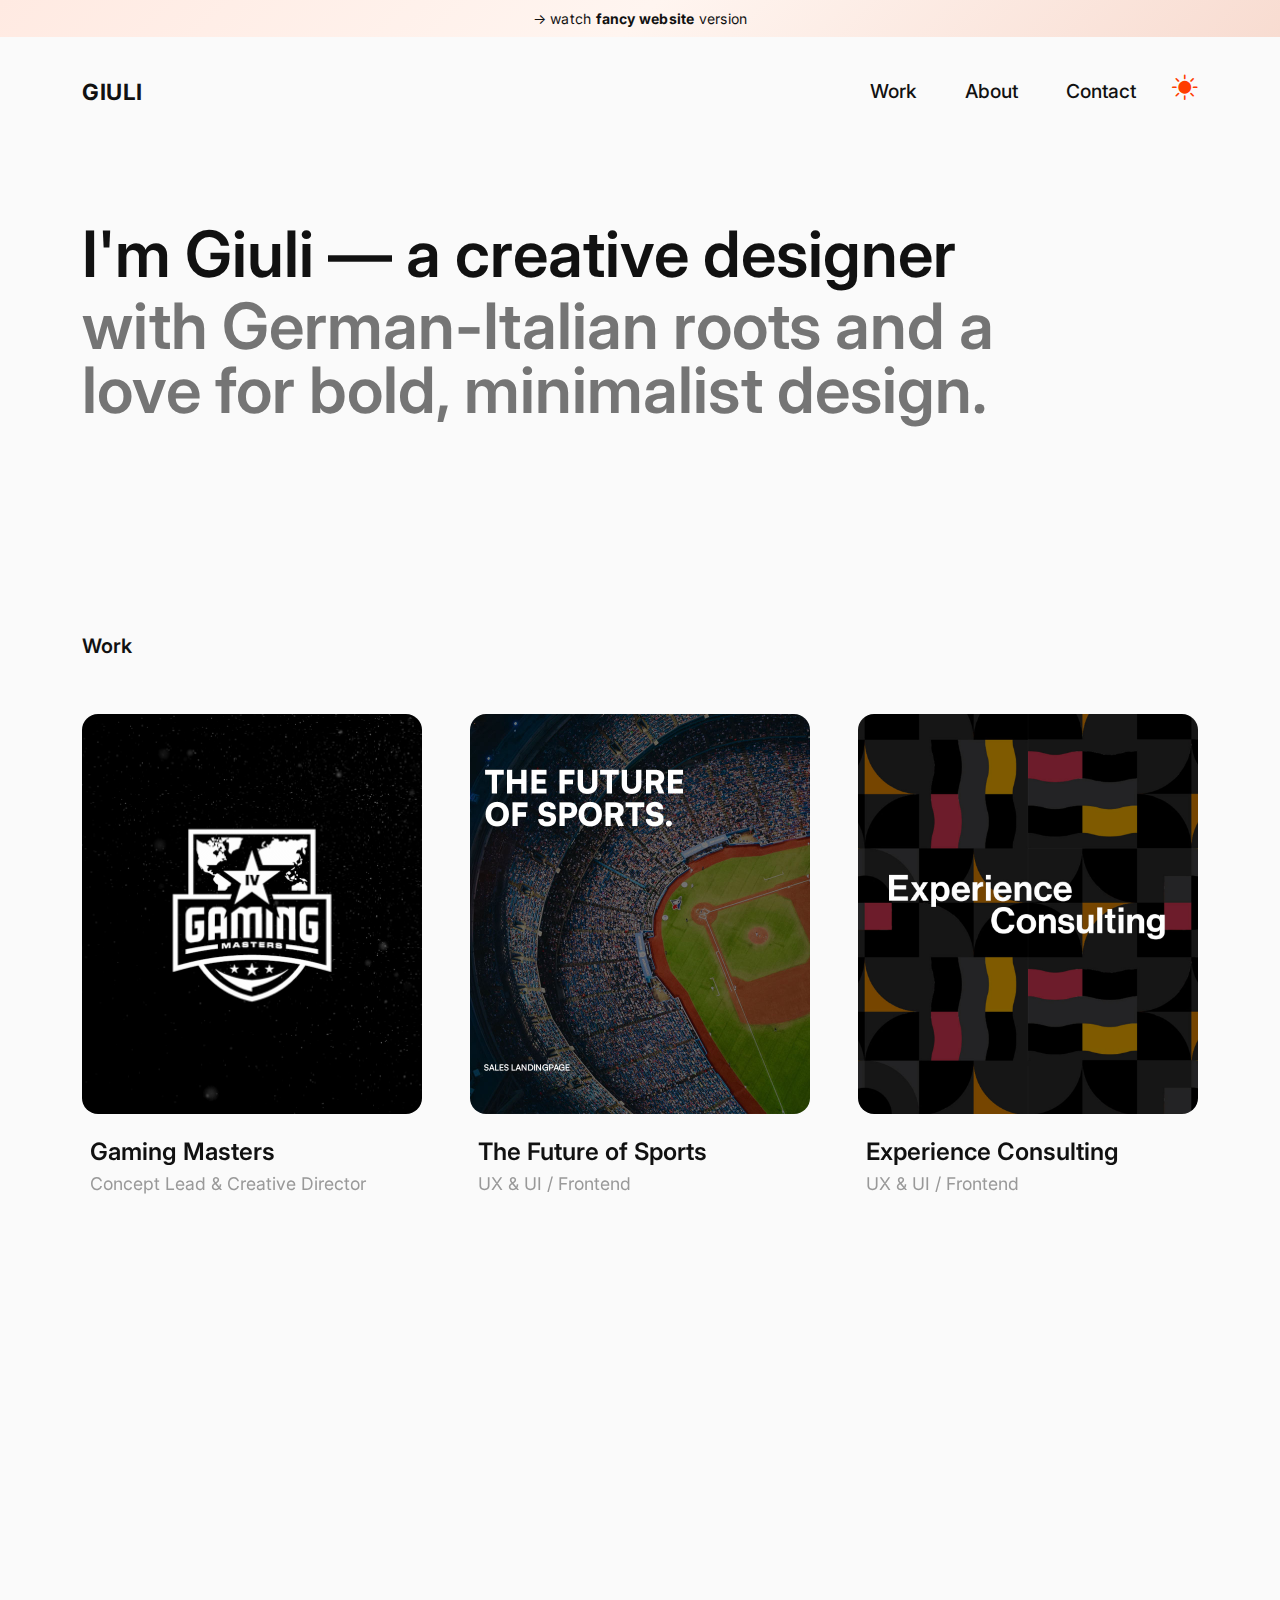
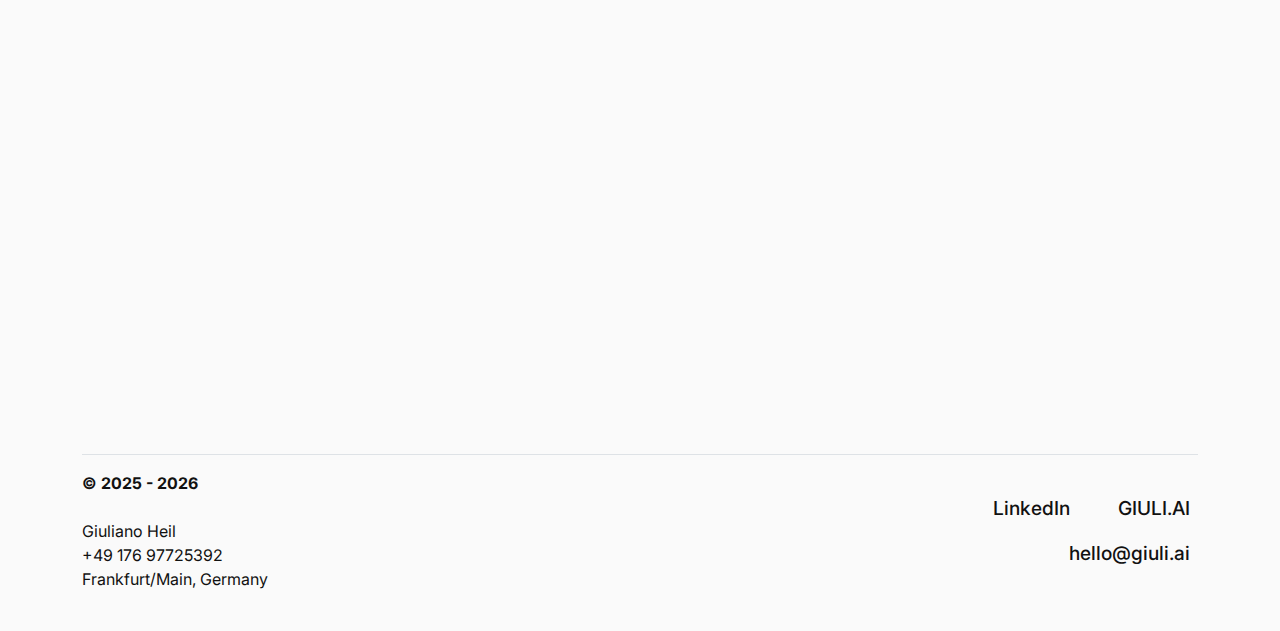
<file: index.html>
<!DOCTYPE html>
<html lang="de">

<head>
  <meta charset="UTF-8">
  <meta name="robots" content="noindex, nofollow" />
  <meta name="viewport" content="width=device-width, initial-scale=1.0">
  <title>Giuli - A Creative Designer</title>
  <link href="https://cdn.jsdelivr.net/npm/bootstrap@5.3.2/dist/css/bootstrap.min.css" rel="stylesheet">
  <link href="https://fonts.googleapis.com/css2?family=Inter:wght@400;500;700&display=swap" rel="stylesheet">
  <link href="https://cdn.prod.website-files.com/686d5d2f89682cf0cb15f397/687e06ee43544a4aae4becd9_favicon.png"
    rel="shortcut icon" type="image/x-icon" />
  <!-- Bootstrap Icons -->
  <link rel="stylesheet" href="https://cdn.jsdelivr.net/npm/bootstrap-icons@1.11.1/font/bootstrap-icons.css" />
  <link href="https://unpkg.com/aos@2.3.1/dist/aos.css" rel="stylesheet">
  <link href="css/style.css" rel="stylesheet">
</head>

<body>

  <div class="container-fluid no-padding noshow">
    <header class="d-flex justify-content-center py-2 fancy">
      <ul class="nav nav-pills">
        <a href="https://www.giuli.ai" target="_blank" class="headlink">
          <small><span class="arrow">→</span> watch <strong>fancy website</strong> version</small>
        </a>
      </ul>
    </header>
  </div>

  <!-- Navigation -->
  <nav class="navbar navbar-expand-lg">
    <div class="container">
      <a class="navbar-brand" href="#">GIULI</a>
      <span class="nav-item mobile">
        <a href="#" class="theme-toggle" id="theme-toggle"><i class="bi bi-sun-fill"></i></a>
      </span>
      <div class="collapse navbar-collapse justify-content-end noshow" id="navbarNav">
        <ul class="navbar-nav">
          <li class="nav-item">
            <a class="nav-link" href="#work">Work</a>
          </li>
          <li class="nav-item">
            <a class="nav-link" href="#about">About</a>
          </li>
          <li class="nav-item">
            <a class="nav-link" href="#contact">Contact</a>
          </li>
          <li class="nav-item">
            <a href="#" class="theme-toggle" id="theme-toggle-mobile"><i class="bi bi-sun-fill"></i></a>
          </li>
        </ul>
      </div>
    </div>
  </nav>

  <!-- Hero Section -->
  <section class="hero-section mb-8">
    <div class="container">
      <div class="row">
        <div class="col-md-10 col-sm-12">
          <h1 class="display-3 hl1">I'm Giuli — a creative designer</h1>
          <h1 class="display-3 hl2">with German-Italian roots and a love for bold, minimalist design.</h1>
        </div>
      </div>
    </div>
  </section>

  <!-- Featured Work Section -->
  <section class="featured-work mb-10" id="work">
    <div class="container">
      <div class="row mb-5">
        <div class="col-12">
          <h5 class="section-title">Work</h5>
        </div>
      </div>

      <div class="row g-5">
        <div class="col-md-4 col-sm-12" data-aos="fade-up" data-aos-duration="400">
          <a href="gaming-masters.html">
            <div class="project-card mb-4">
              <div class="project-image"
                style="background-image: url('images/1.gif'); background-size: cover; background-position: center;">
              </div>
              <div class="project-info">
                <h4 class="project-title">Gaming Masters</h4>
                <p class="project-category">Concept Lead &amp; Creative Director</p>
              </div>
            </div>
          </a>
        </div>

        <div class="col-md-4 col-sm-12" data-aos="fade-up" data-aos-duration="800">
          <a href="the-future-of-sports.html">
            <div class="project-card mb-4">
              <div class="project-image"
                style="background-image: url('images/2.jpg'); background-size: cover; background-position: center;">
              </div>
              <div class="project-info">
                <h4 class="project-title">The Future of Sports</h4>
                <p class="project-category">UX &amp; UI / Frontend</p>
              </div>
            </div>
          </a>
        </div>

        <div class="col-md-4 col-sm-12" data-aos="fade-up" data-aos-duration="800">
          <a href="experience-consulting.html">
            <div class="project-card mb-4">
              <div class="project-image"
                style="background-image: url('images/3.jpg'); background-size: cover; background-position: center;">
              </div>
              <div class="project-info">
                <h4 class="project-title">Experience Consulting</h4>
                <p class="project-category">UX &amp; UI / Frontend</p>
              </div>
            </div>
          </a>
        </div>

        <div class="col-md-4 col-sm-12" data-aos="fade-up" data-aos-duration="400">
          <a href="omniturm.html">
            <div class="project-card mb-4">
              <div class="project-image"
                style="background-image: url('images/4.jpg'); background-size: cover; background-position: center;">
              </div>
              <div class="project-info">
                <h4 class="project-title">Omniturm Opening</h4>
                <p class="project-category">Creative Direction / Concept &amp; Design</p>
              </div>
            </div>
          </a>
        </div>

        <div class="col-md-4 col-sm-12" data-aos="fade-up" data-aos-duration="600">
          <a href="hirsch.html">
            <div class="project-card mb-4">
              <div class="project-image"
                style="background-image: url('images/5.jpg'); background-size: cover; background-position: center;">
              </div>
              <div class="project-info">
                <h4 class="project-title">Hirsch 1734</h4>
                <p class="project-category">Design / UX &amp; UI</p>
              </div>
            </div>
          </a>
        </div>

        <div class="col-md-4 col-sm-12" data-aos="fade-up" data-aos-duration="800">
          <a href="merck350.html">
            <div class="project-card mb-4">
              <div class="project-image"
                style="background-image: url('images/6.webp'); background-size: cover; background-position: center;">
              </div>
              <div class="project-info">
                <h4 class="project-title">Merck 350</h4>
                <p class="project-category">Concept / Art &amp; Creative Direction</p>
              </div>
            </div>
          </a>
        </div>

        <div class="col-md-4 col-sm-12" data-aos="fade-up" data-aos-duration="400">
          <a href="hall-of-fame.html">
            <div class="project-card mb-4">
              <div class="project-image"
                style="background-image: url('images/7.jpg'); background-size: cover; background-position: center;">
              </div>
              <div class="project-info">
                <h4 class="project-title">Hall of Fame</h4>
                <p class="project-category">Concept / Art &amp; Creative Direction</p>
              </div>
            </div>
          </a>
        </div>

        <div class="col-md-4 col-sm-12" data-aos="fade-up" data-aos-duration="600">
          <a href="nintendo-switch.html">
            <div class="project-card mb-4">
              <div class="project-image"
                style="background-image: url('images/8.jpg'); background-size: cover; background-position: center;">
              </div>
              <div class="project-info">
                <h4 class="project-title">Nintendo Switch</h4>
                <p class="project-category">Concept &amp; Design</p>
              </div>
            </div>
          </a>
        </div>

        <div class="col-md-4 col-sm-12" data-aos="fade-up" data-aos-duration="800">
          <a href="videos.html">
            <div class="project-card mb-4">
              <div class="project-image"
                style="background-image: url('images/9.jpg'); background-size: cover; background-position: center;">
              </div>
              <div class="project-info">
                <h4 class="project-title">Video Projects</h4>
                <p class="project-category">Concept &amp; Design</p>
              </div>
            </div>
          </a>
        </div>
      </div>


    </div>
  </section>


  <!-- About me -->
  <section class="about-me mb-10" id="about" data-aos="fade" data-aos-duration="800">
    <div class="container">
      <div class="row">
        <div class="col-md-6 col-sm-12">
          <img src="images/GH-web_thumb_round.png" alt="Profilbild" class="profile-pic">
        </div>
        <div class="col-md-6 col-sm-12">
          <h3 class="textstyle" style="margin-bottom: 1em;">I’m Giuliano Heil, born and based in Frankfurt with
            German and Italian roots.</h3>
          <h5 class="textstyle">
            I’ve spent the past eighteen years shaping brands and leading creative
            work, both in agencies and in-house. From Art &amp; Creative Director to
            my current managing position at PwC Germany, where I lead the digital
            proposal design team.<br><br>
            <strong>What I love most about my work is combining strategy and creativity to create ideas that really connect with people.</strong>
            <br><br><br>
            <a href="https://www.linkedin.com/in/giuliano-heil/" target="_blank" class="link">
              <h4><span class="arrow">→</span> LinkedIn</h4>
            </a>
          </h5>
        </div>
      </div>
    </div>
  </section>

  <!-- Clients -->
  <section class="clients mb-10" data-aos="fade" data-aos-duration="800">
    <div class="container">
      <div class="row">
        <div class="col-md-6 col-sm-12">
          <h2 class="hl3 mb-5">Clients</h2>
        </div>
        <div class="col-md-6 col-sm-12">
          <h4 class="textstyle">Adidas, Alfa Romeo, Allen &amp; Overy, Audi AG, Bayer, BASF, BMW Group, Boehringer
            Ingelheim, Bosch, Bridgestone, BUWOG Group, Clifford Chance LLP, DHL, Fiat (FCA Group), Fraport AG, Gerry
            Weber, Groß &amp; Partner, Grundig, Jones Lang LaSalle, KfW Bankengruppe, Linde Material Handling, Lufthansa
            Group, Mazda Motors, Merck, Mercedes-Benz, Munich RE, Nintendo, OBI, Olympus, Outfitter, Peugeot, PwC,
            Roland Berger, SAP, Sofitel Hotels, Stadt Frankfurt am Main, Siemens, Telekom AG, Tishman Speyer, Triumph
            International, Tupperware, Union Investment, Viessmann, Vietnam Airlines, Volkswagen, Würth, Zalando, etc.
          </h4>
        </div>
      </div>
    </div>
  </section>

  <!-- Experience -->
  <section class="Experience mb-10" data-aos="fade" data-aos-duration="800">
    <div class="container">
      <div class="row">
        <div class="col-md-6 col-sm-12 mb-5">
          <h2 class="hl3">Experience</h2>
          <h5 class="textstyle">Creative &amp; Art Director<br>
            Visual Designer<br>
            UX &amp; UI Expert<br>
            Motion &amp; Interaction Design<br>
            GenAI<br><br></h5>
        </div>
        <div class="col-md-6 col-sm-12">
          <div class="experience-item">
            <h4 class="hl6">PwC Germany</h4>
            <h4>Manager / Creative</h4>
            <h4 class="hl4">Oct 2018 – today</h4>
          </div>

          <div class="experience-item">
            <h4 class="hl6">
              Creative Director | Asia-Pacific</h4>
            <h4>China, Indonesien, Singapur, Malaysia, Vietnam</h4>
            <h4 class="hl4">Jan 2018 – Oct 2018</h4>
          </div>

          <div class="experience-item">
            <h4 class="hl6">Jazzunique</h4>
            <h4>Head of Digital Design</h4>
            <h4 class="hl4">Jan 2017 – Dec 2017</h4>
          </div>
          <div class="experience-item">

            <a href="https://cdn.prod.website-files.com/686d5d2f89682cf0cb15f397/6909fcf585207889006ab674_Giuliano.Heil_Vita.pdf"
              target="_blank" class="link">
              <h4><span class="arrow">→</span> Download CV</h4>
            </a>
          </div>

        </div>
      </div>
    </div>
  </section>

  <!-- Skills -->
  <section class="skills mb-10" data-aos="fade" data-aos-duration="800">
    <div class="container">
      <div class="row">
        <div class="col-md-6 col-sm-12 mb-5">
          <h2 class="hl3">Skills</h2>

        </div>
        <div class="col-md-6 col-sm-12">
          <h4>
            Figma<br>
            Adobe Photoshop<br>
            Adobe Illustrator<br>
            Adobe InDesign<br>
            Adobe Premiere Pro<br>
            Adobe After Effects<br>
            Adobe CC<br>
            Microsoft Office<br><br>
            HTML &amp; CSS<br>
            Javascript<br>
            Bootstrap<br>
            Visual Studio Code<br>
            Loveable<br>
            Cursor AI<br>
            Framer<br>
            Webflow<br>
            Wordpress<br><br>
            ChatGPT<br>
            Midjourney<br>
            Gemeni AI &amp; Nano Banana<br>
            Adobe Firefly<br>
            Claude (Anthropic)<br><br>
            deutsch, english, español, italiano</h4>
        </div>
      </div>
    </div>
  </section>

  <!-- Awards -->
  <section class="skills mb-10" data-aos="fade" data-aos-duration="800">
    <div class="container">
      <div class="row">
        <div class="col-md-6 col-sm-12 mb-5">
          <h2 class="hl3">Awards</h2>

        </div>
        <div class="col-md-6 col-sm-12">
          <h4 class="textstyle">
            German Design Award<br>
            BrandEx Award (Best Corporate Event, bronze)<br>
            Galaxy Award (Special Events, gold)<br>
            Grand Award (Best Corporate Event, winner)<br>
            BEA® Award (Best PR Event, winner)<br>
            FAMAB Award (Best Corporate Event, gold)<br>
            FAMAB Award (Best Employee Event, silver)<br>
            Galaxy Award 2016 (Grand Opening, gold)
          </h4>
        </div>
      </div>
    </div>
  </section>

    <!-- Awards -->
  <section class="skills mb-10" data-aos="fade" data-aos-duration="800">
    <div class="container">
      <div class="row">
        <div class="col-md-6 col-sm-12 mb-5">
          <h2 class="hl3">Passions</h2>

        </div>
        <div class="col-md-6 col-sm-12">
          <h4 class="textstyle">
            I’m an undercover restaurant tester🍔<br>
            By night, I turn into a Bachata dancer🕺<br>
            I collect passport stamps🌍
          </h4>
        </div>
      </div>
    </div>
  </section>

  <!-- Contact -->
  <section id="contact" class="mb-10" data-aos="fade-up" data-aos-duration="800">
    <div class="container">
      <div class="contact text-center rounded-3">
        <h1 class="display-3 hl1 noshow" style="margin-bottom: 0.5em;">Let’s connect!</h1>
        <h2>
          <a href="mailto:hello@giuli.ai" target="_blank" class="link">
            <span class="arrow">→</span> hello@giuli.ai
          </a>
        </h2>
      </div>
    </div>
  </section>

  <section class="footer">
    <footer>
      <div class="container">
        <footer class="d-flex flex-wrap justify-content-between align-items-center py-3 my-4 border-top">
          <p class="col-md-4 mb-0"><strong>© 2025 - 2026<br><br></strong>Giuliano Heil<br> +49 176 97725392<br>
            Frankfurt/Main, Germany
          </p>
          <ul class="nav col-md-4 justify-content-end noshow">
            <li class="nav-item"><a href="https://www.linkedin.com/in/giuliano-heil/" target="_blank"
                class="px-2 nav-link">LinkedIn</a></li>
            <li class="nav-item"><a href="https://www.giuli.ai" target="_blank" class="px-2 nav-link">GIULI.AI</a></li>
            <li class="nav-item"><a href="mailto:hello@giuli.ai" target="_blank"
                class="px-2 nav-link">hello@giuli.ai</a></li>
          </ul>
        </footer>
      </div>
    </footer>
  </section>



  <script src="https://cdn.jsdelivr.net/npm/bootstrap@5.3.2/dist/js/bootstrap.bundle.min.js"></script>
  <script>
    const root = document.documentElement;
    const toggles = [
      document.getElementById('theme-toggle'),
      document.getElementById('theme-toggle-mobile')
    ].filter(Boolean); // Entfernt null-Werte, falls einer der Buttons nicht existiert

    // Aktuelles Theme aus localStorage laden (optional)
    const currentTheme = localStorage.getItem('theme') || 'light';
    root.setAttribute('data-theme', currentTheme);

    // Funktion zum Umschalten
    function toggleTheme() {
      const newTheme = root.getAttribute('data-theme') === 'light' ? 'dark' : 'light';
      root.setAttribute('data-theme', newTheme);
      localStorage.setItem('theme', newTheme);
    }

    // Event-Listener für alle vorhandenen Buttons hinzufügen
    toggles.forEach(btn => btn.addEventListener('click', toggleTheme));
  </script>

  <!-- AOS animation -->
    <script src="https://unpkg.com/aos@2.3.1/dist/aos.js"></script>
    <script>
  AOS.init();
</script>
</body>

</html>
</file>
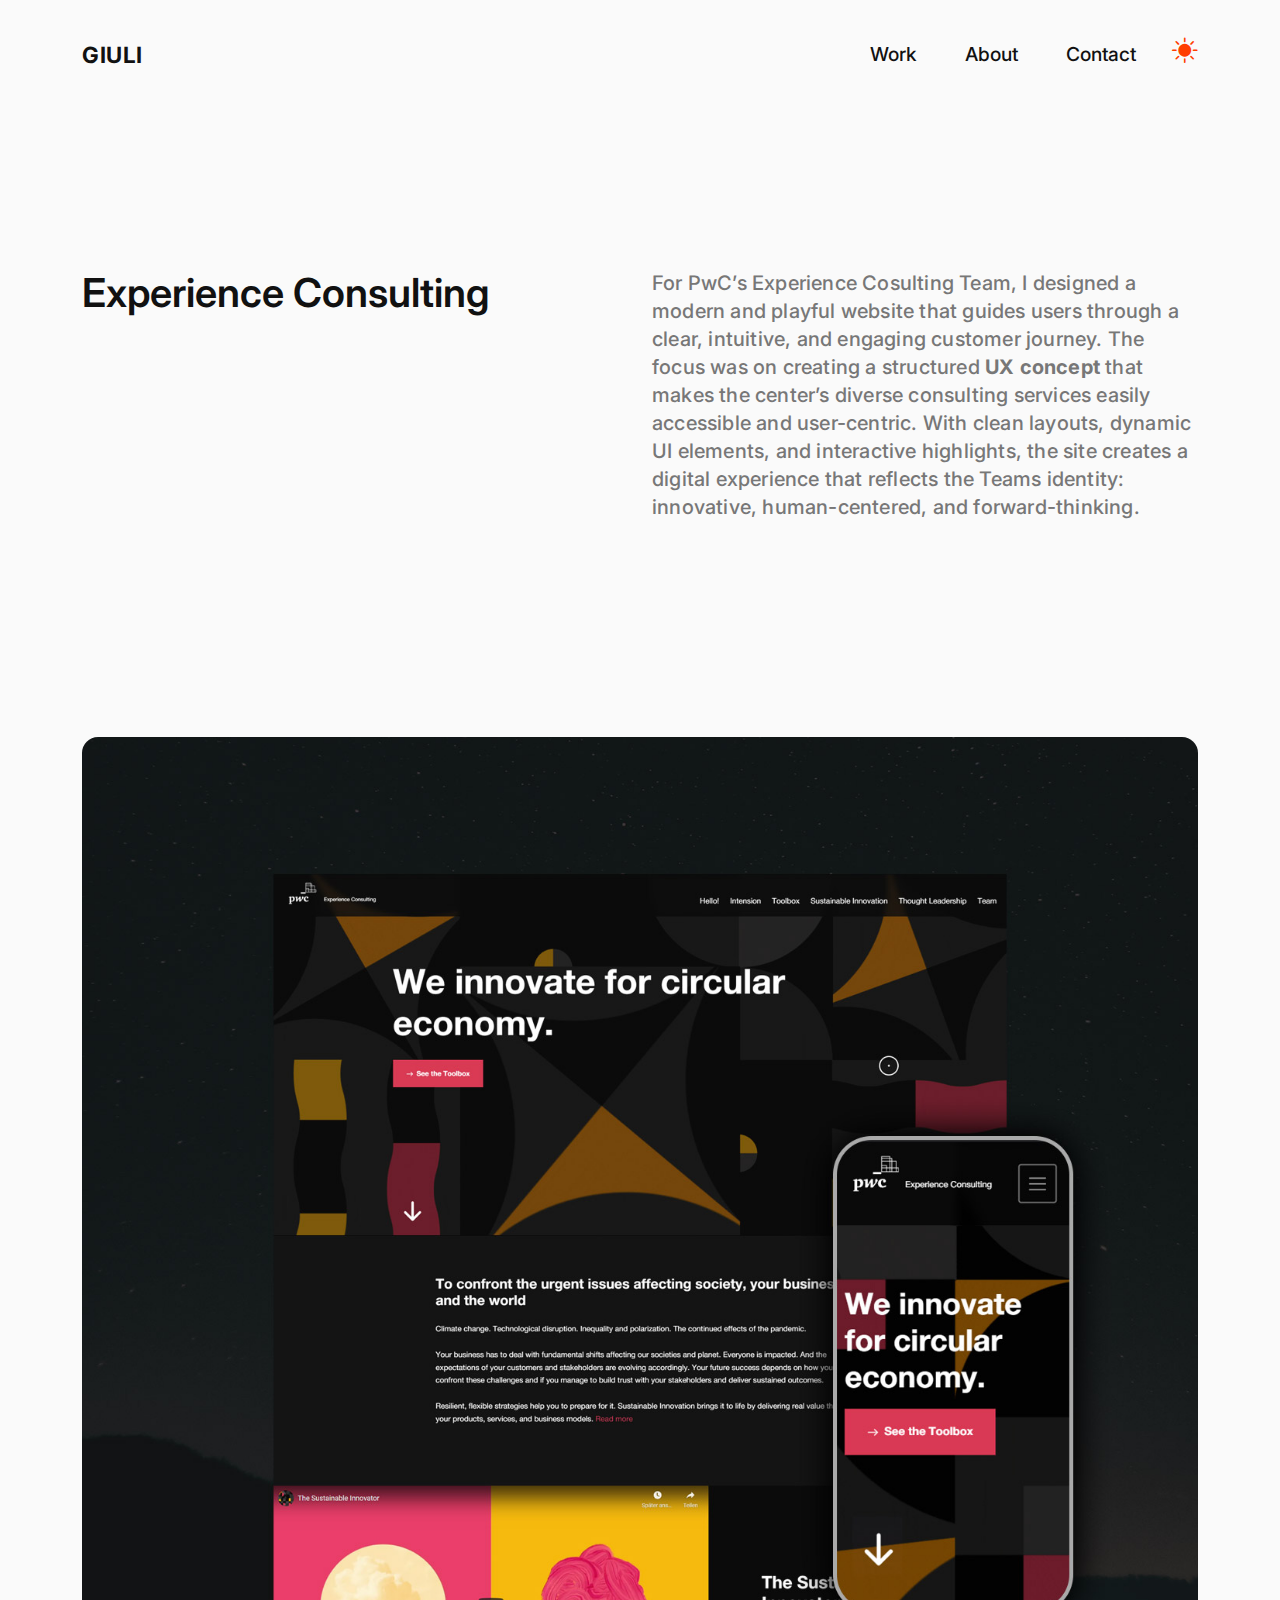
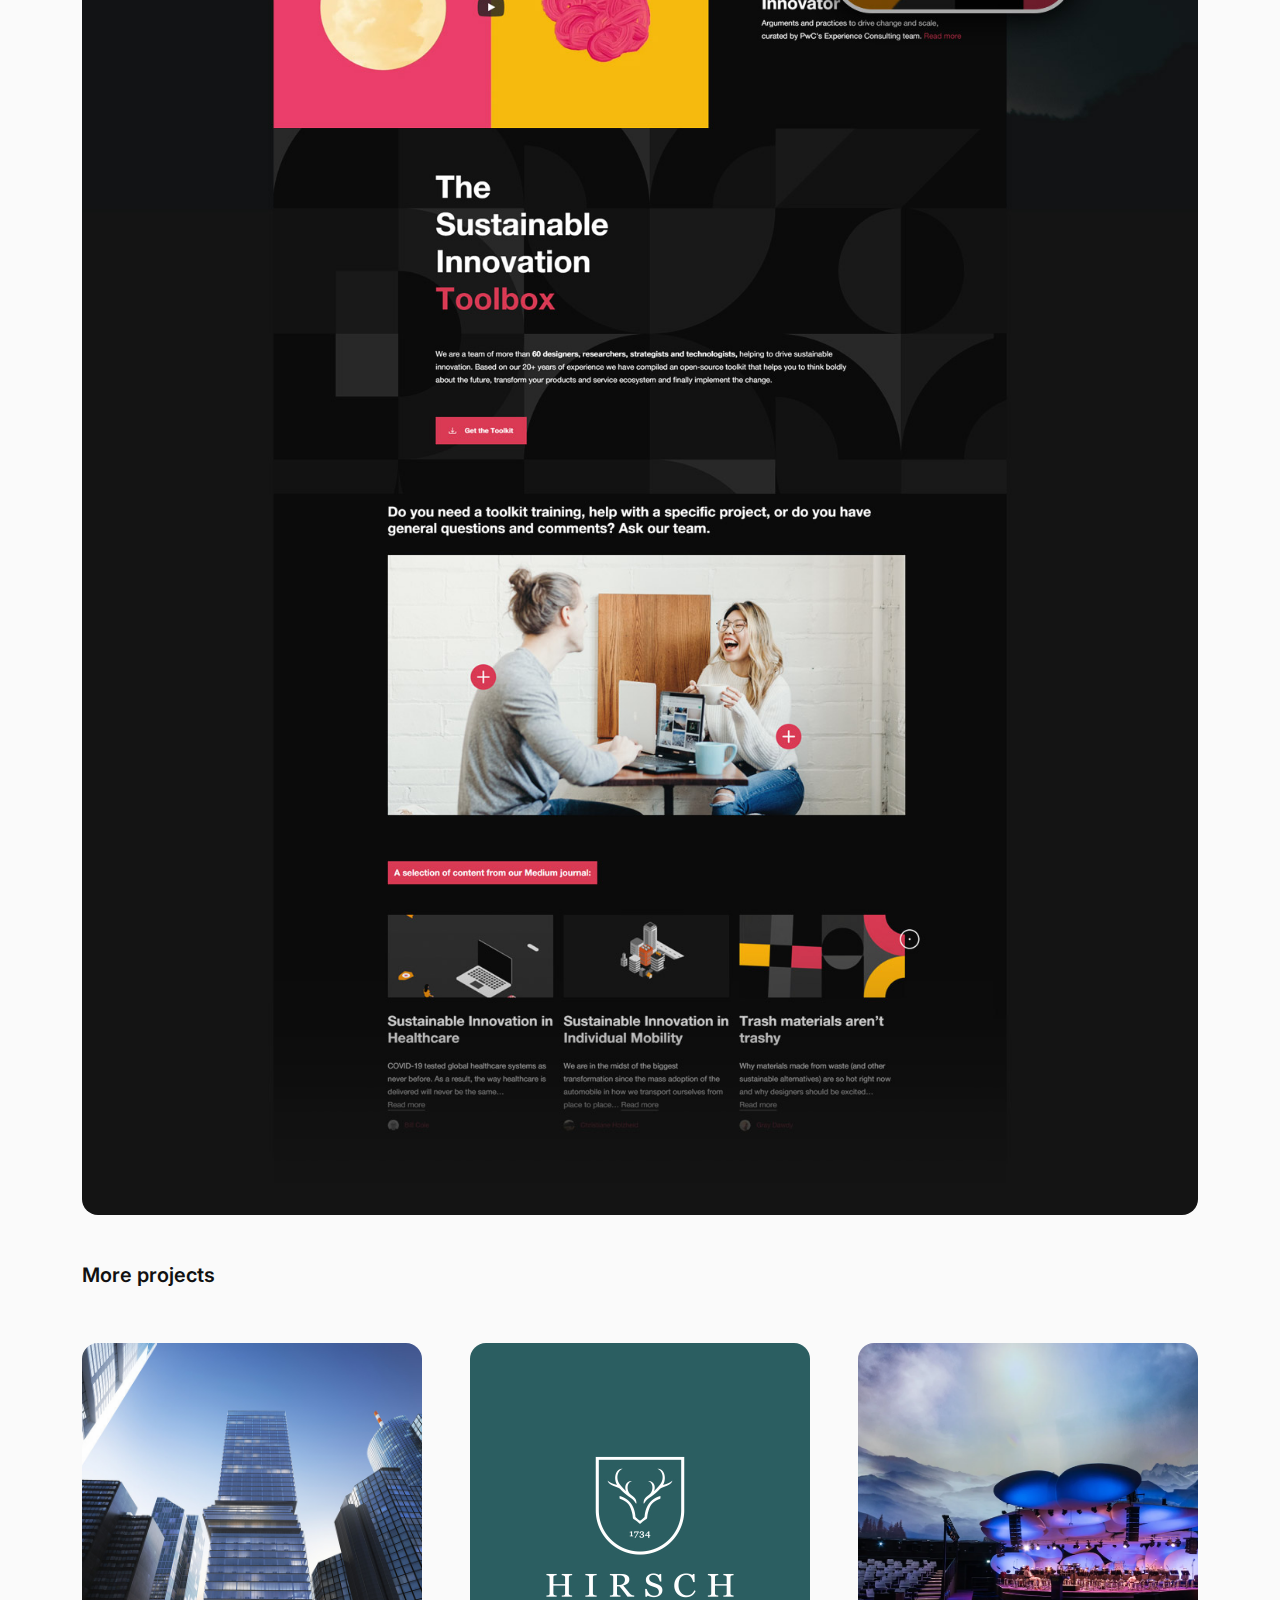
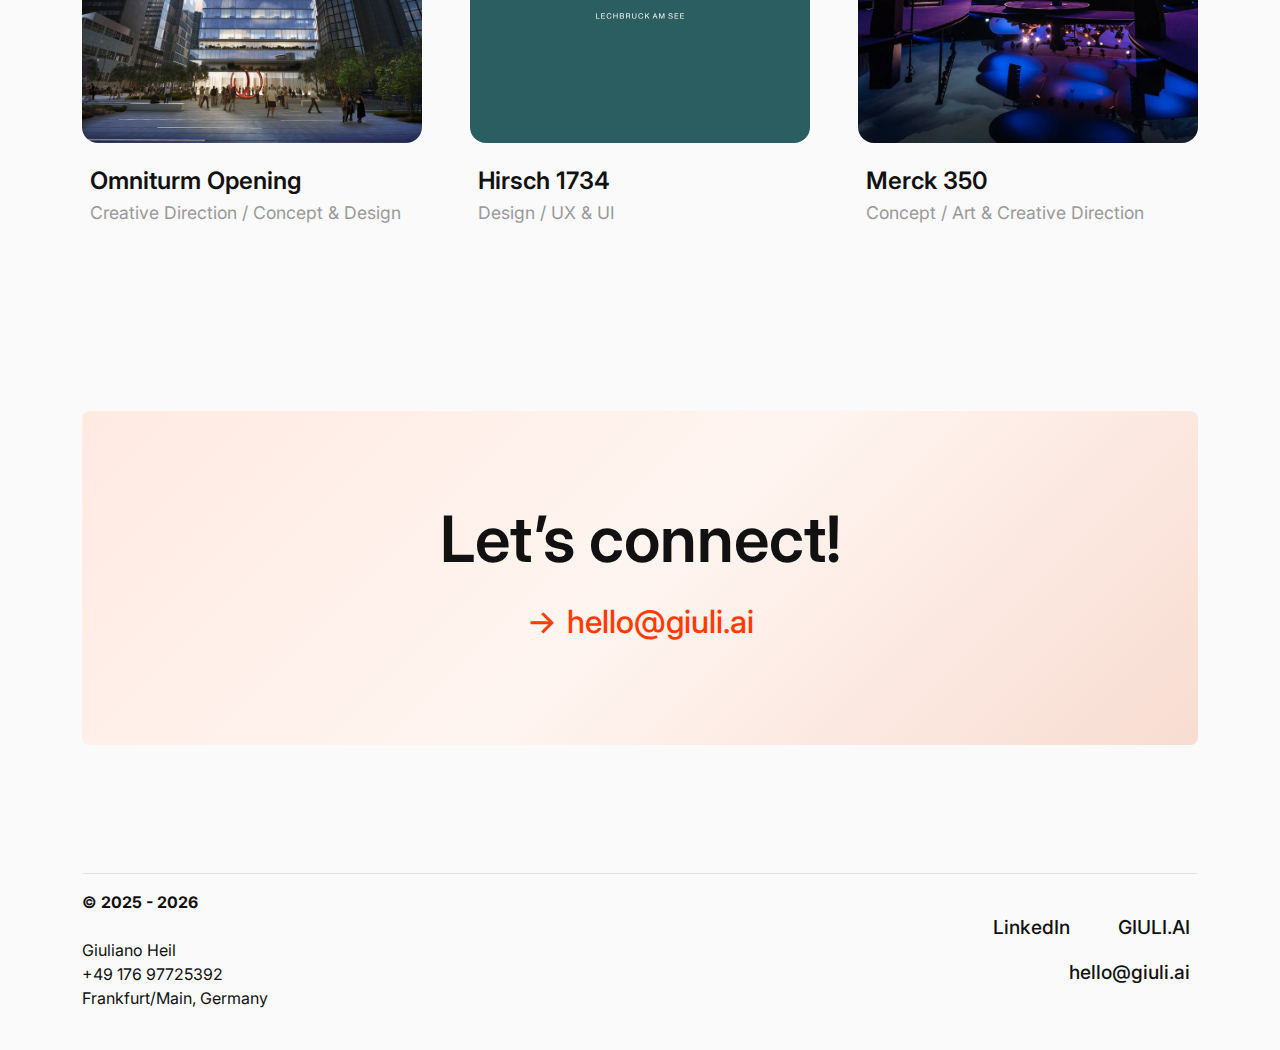
<file: experience-consulting.html>
<!DOCTYPE html>
<html lang="de">

<head>
  <meta charset="UTF-8">
  <meta name="robots" content="noindex, nofollow" />
  <meta name="viewport" content="width=device-width, initial-scale=1.0">
  <title>Experience Consulting</title>
  <link href="https://cdn.jsdelivr.net/npm/bootstrap@5.3.2/dist/css/bootstrap.min.css" rel="stylesheet">
  <link href="https://fonts.googleapis.com/css2?family=Inter:wght@400;500;700&display=swap" rel="stylesheet">
  <link href="https://cdn.prod.website-files.com/686d5d2f89682cf0cb15f397/687e06ee43544a4aae4becd9_favicon.png"
    rel="shortcut icon" type="image/x-icon" />
  <!-- Bootstrap Icons -->
  <link rel="stylesheet" href="https://cdn.jsdelivr.net/npm/bootstrap-icons@1.11.1/font/bootstrap-icons.css" />
  <link href="css/style.css" rel="stylesheet">
</head>

<body>
  <!-- Navigation -->
  <nav class="navbar navbar-expand-lg">
    <div class="container">
      <a class="navbar-brand" href="index.html">GIULI</a>
      <span class="nav-item mobile">
        <a href="#" class="theme-toggle" id="theme-toggle"><i class="bi bi-sun-fill"></i></a>
      </span>
      <div class="collapse navbar-collapse justify-content-end noshow" id="navbarNav">
        <ul class="navbar-nav">
          <li class="nav-item">
            <a class="nav-link" href="index.html#work">Work</a>
          </li>
          <li class="nav-item">
            <a class="nav-link" href="index.html#about">About</a>
          </li>
          <li class="nav-item">
            <a class="nav-link" href="#contact">Contact</a>
          </li>
          <li class="nav-item">
            <a href="#" class="theme-toggle" id="theme-toggle-mobile"><i class="bi bi-sun-fill"></i></a>
          </li>
        </ul>
      </div>
    </div>
  </nav>



  <!-- Projekt -->
  <section class="project mb-8">
    <div class="container">
      <div class="row">
        <div class="col-md-6 col-sm-12">
          <h1 class="hl3 mb-5">Experience Consulting</h1>
        </div>
        <div class="col-md-6 col-sm-12">
          <h5 class="textstyle">
            For PwC’s Experience Cosulting Team, I designed a modern and playful website that guides users through a
            clear, intuitive, and engaging customer journey. The focus was on creating a structured <strong>UX
              concept</strong> that makes the center’s diverse consulting services easily accessible and user-centric.
            With clean layouts, dynamic UI elements, and interactive highlights, the site creates a digital experience
            that reflects the Teams identity: innovative, human-centered, and forward-thinking.
          </h5>
        </div>
      </div>
    </div>
  </section>

  <!-- Ref1 -->
  <section class="mb-5">
    <div class="container">
      <div class="row g-5">
        <div class="col-md-12 col-sm-12">
          <div><img src="images/ec.jpg" alt="the-future-of-sports Website" class="img-fluid rounded-4" />
          </div>
        </div>
      </div>
    </div>
  </section>

  <!-- Featured Work Section -->
  <section class="featured-work mb-10" id="work">
    <div class="container">
      <div class="row mb-5">
        <div class="col-12">
          <h5 class="section-title">More projects</h5>
        </div>
      </div>

      <div class="row g-5">

        <div class="col-md-4 col-sm-12 noshow">
          <a href="omniturm.html">
            <div class="project-card mb-4">
              <div class="project-image"
                style="background-image: url('images/4.jpg'); background-size: cover; background-position: center;">
              </div>
              <div class="project-info">
                <h4 class="project-title">Omniturm Opening</h4>
                <p class="project-category">Creative Direction / Concept &amp; Design</p>
              </div>
            </div>
          </a>
        </div>

        <div class="col-md-4 col-sm-12 noshow">
          <a href="hirsch.html">
            <div class="project-card mb-4">
              <div class="project-image"
                style="background-image: url('images/5.jpg'); background-size: cover; background-position: center;">
              </div>
              <div class="project-info">
                <h4 class="project-title">Hirsch 1734</h4>
                <p class="project-category">Design / UX &amp; UI</p>
              </div>
            </div>
          </a>
        </div>

        <div class="col-md-4 col-sm-12">
          <a href="merck350.html">
            <div class="project-card mb-4">
              <div class="project-image"
                style="background-image: url('images/6.webp'); background-size: cover; background-position: center;">
              </div>
              <div class="project-info">
                <h4 class="project-title">Merck 350</h4>
                <p class="project-category">Concept / Art &amp; Creative Direction</p>
              </div>
            </div>
          </a>
        </div>
      </div>


    </div>
  </section>



  <!-- Contact -->
  <section id="contact" class="mb-8">
    <div class="container">
      <div class="contact text-center rounded-3">
        <h1 class="display-3 hl1 noshow" style="margin-bottom: 0.5em;">Let’s connect!</h1>
        <h2>
          <a href="mailto:hello@giuli.ai" target="_blank" class="link">
            <span class="arrow">→</span> hello@giuli.ai
          </a>
        </h2>
      </div>
    </div>
  </section>

  <section class="footer">
    <footer>
      <div class="container">
        <footer class="d-flex flex-wrap justify-content-between align-items-center py-3 my-4 border-top">
          <p class="col-md-4 mb-0"><strong>© 2025 - 2026<br><br></strong>Giuliano Heil<br> +49 176 97725392<br>
            Frankfurt/Main, Germany
          </p>
          <ul class="nav col-md-4 justify-content-end noshow">
            <li class="nav-item"><a href="https://www.linkedin.com/in/giuliano-heil/" target="_blank"
                class="px-2 nav-link">LinkedIn</a></li>
            <li class="nav-item"><a href="https://www.giuli.ai" target="_blank" class="px-2 nav-link">GIULI.AI</a></li>
            <li class="nav-item"><a href="mailto:hello@giuli.ai" target="_blank"
                class="px-2 nav-link">hello@giuli.ai</a></li>
          </ul>
        </footer>
      </div>
    </footer>
  </section>



  <script src="https://cdn.jsdelivr.net/npm/bootstrap@5.3.2/dist/js/bootstrap.bundle.min.js"></script>
  <script>
    const root = document.documentElement;
    const toggles = [
      document.getElementById('theme-toggle'),
      document.getElementById('theme-toggle-mobile')
    ].filter(Boolean); // Entfernt null-Werte, falls einer der Buttons nicht existiert

    // Aktuelles Theme aus localStorage laden (optional)
    const currentTheme = localStorage.getItem('theme') || 'light';
    root.setAttribute('data-theme', currentTheme);

    // Funktion zum Umschalten
    function toggleTheme() {
      const newTheme = root.getAttribute('data-theme') === 'light' ? 'dark' : 'light';
      root.setAttribute('data-theme', newTheme);
      localStorage.setItem('theme', newTheme);
    }

    // Event-Listener für alle vorhandenen Buttons hinzufügen
    toggles.forEach(btn => btn.addEventListener('click', toggleTheme));
  </script>
</body>

</html>
</file>
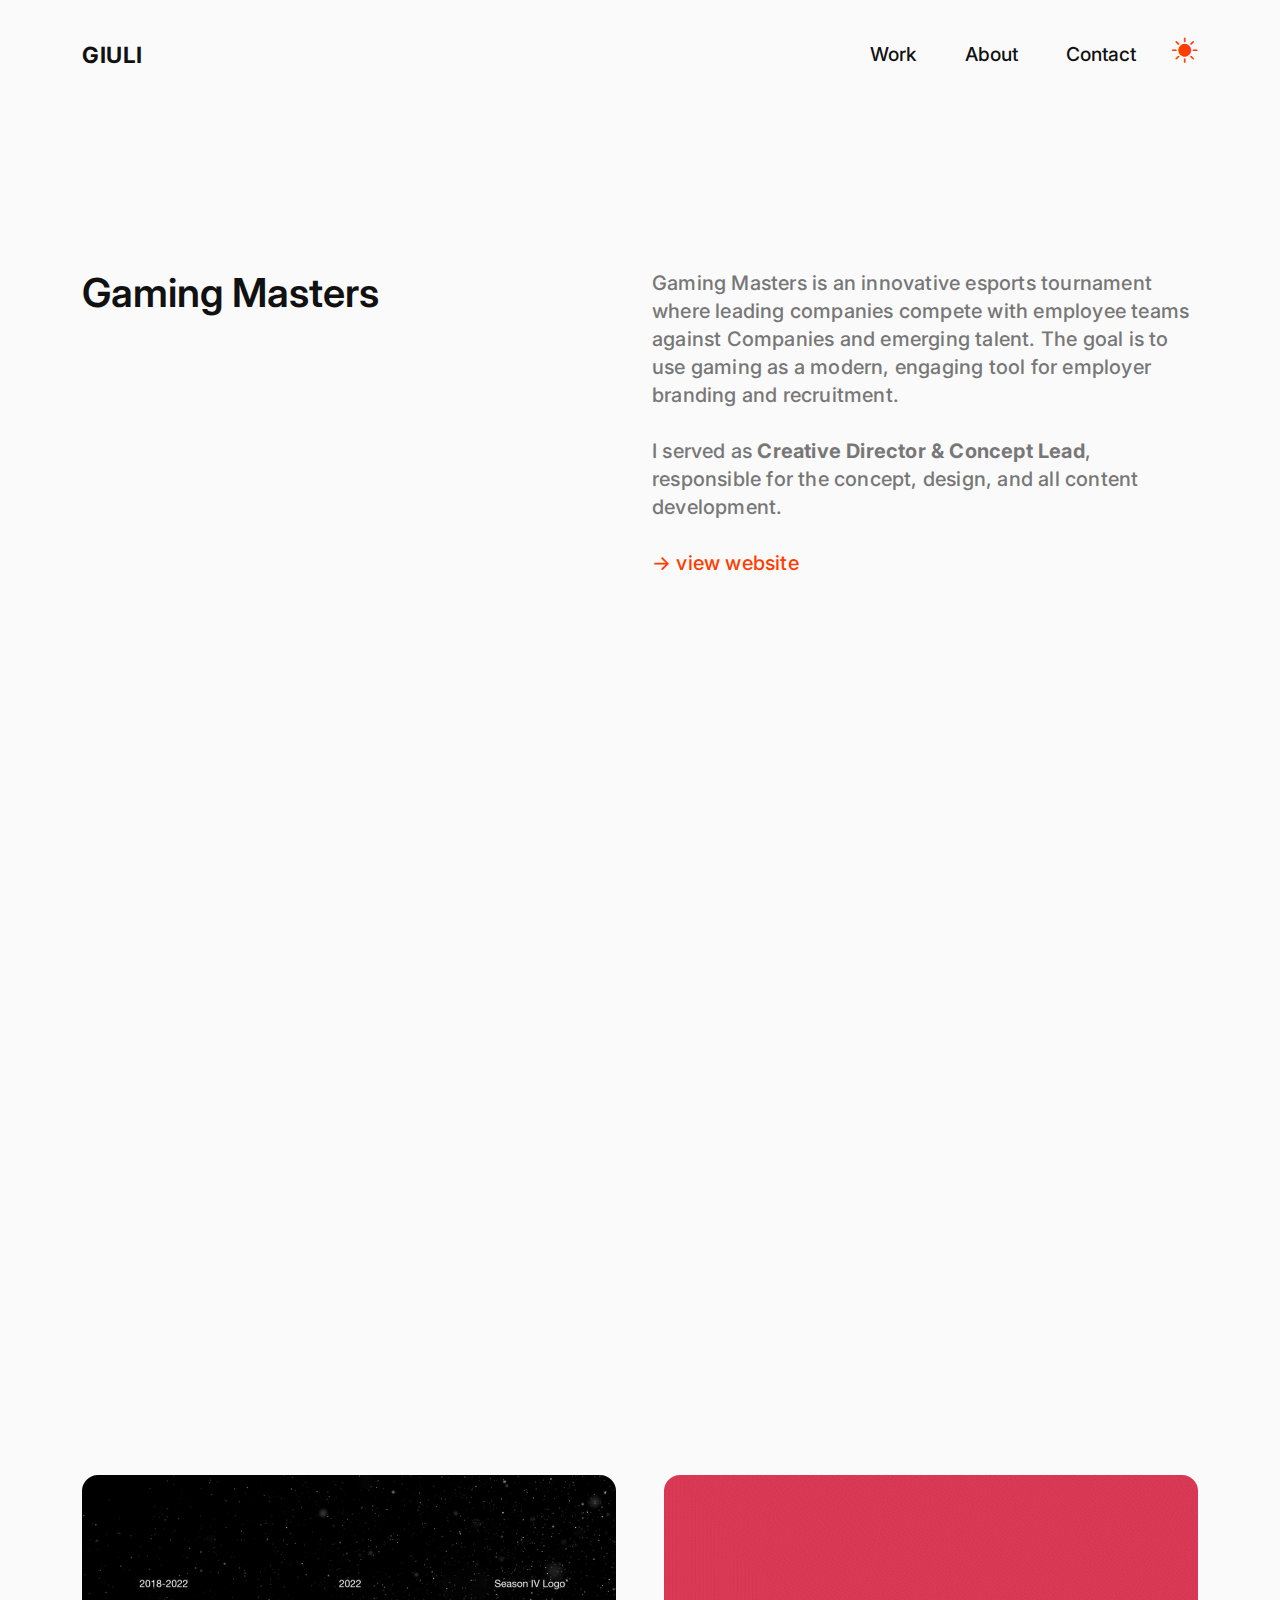
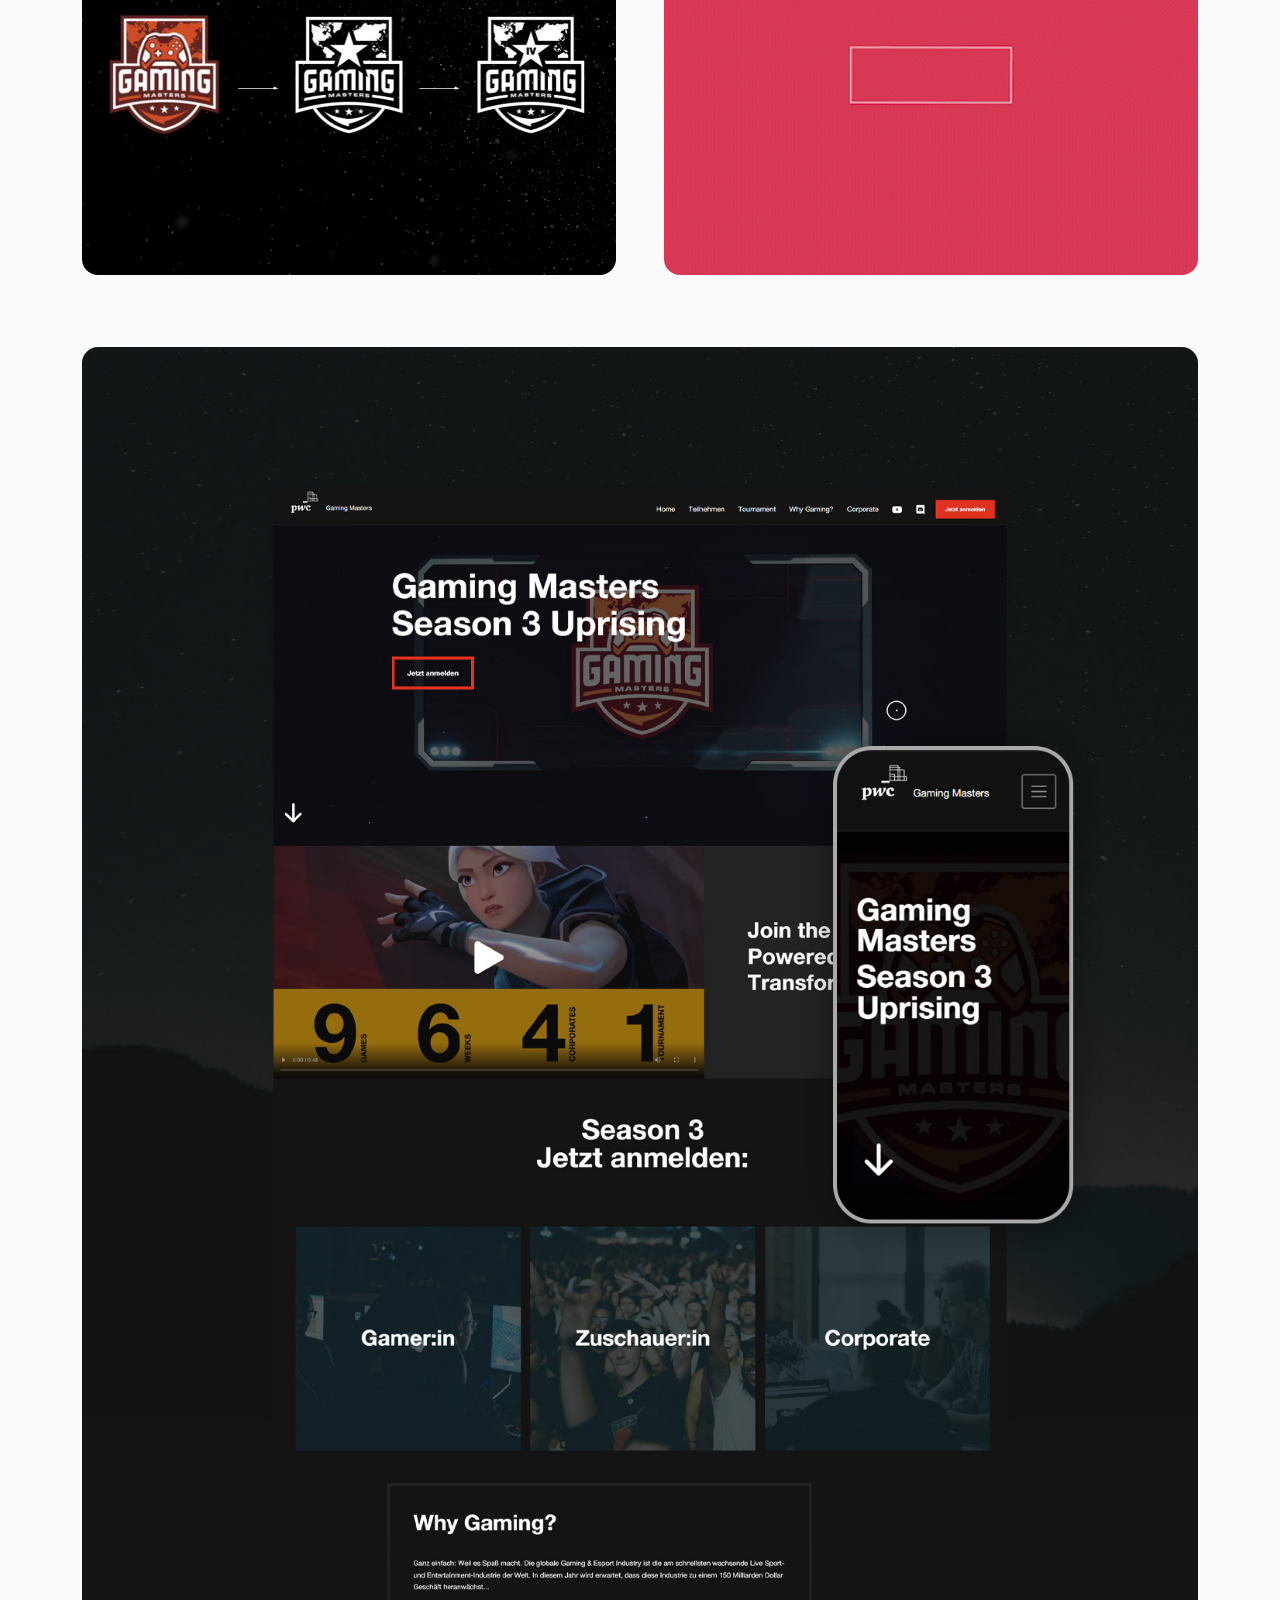
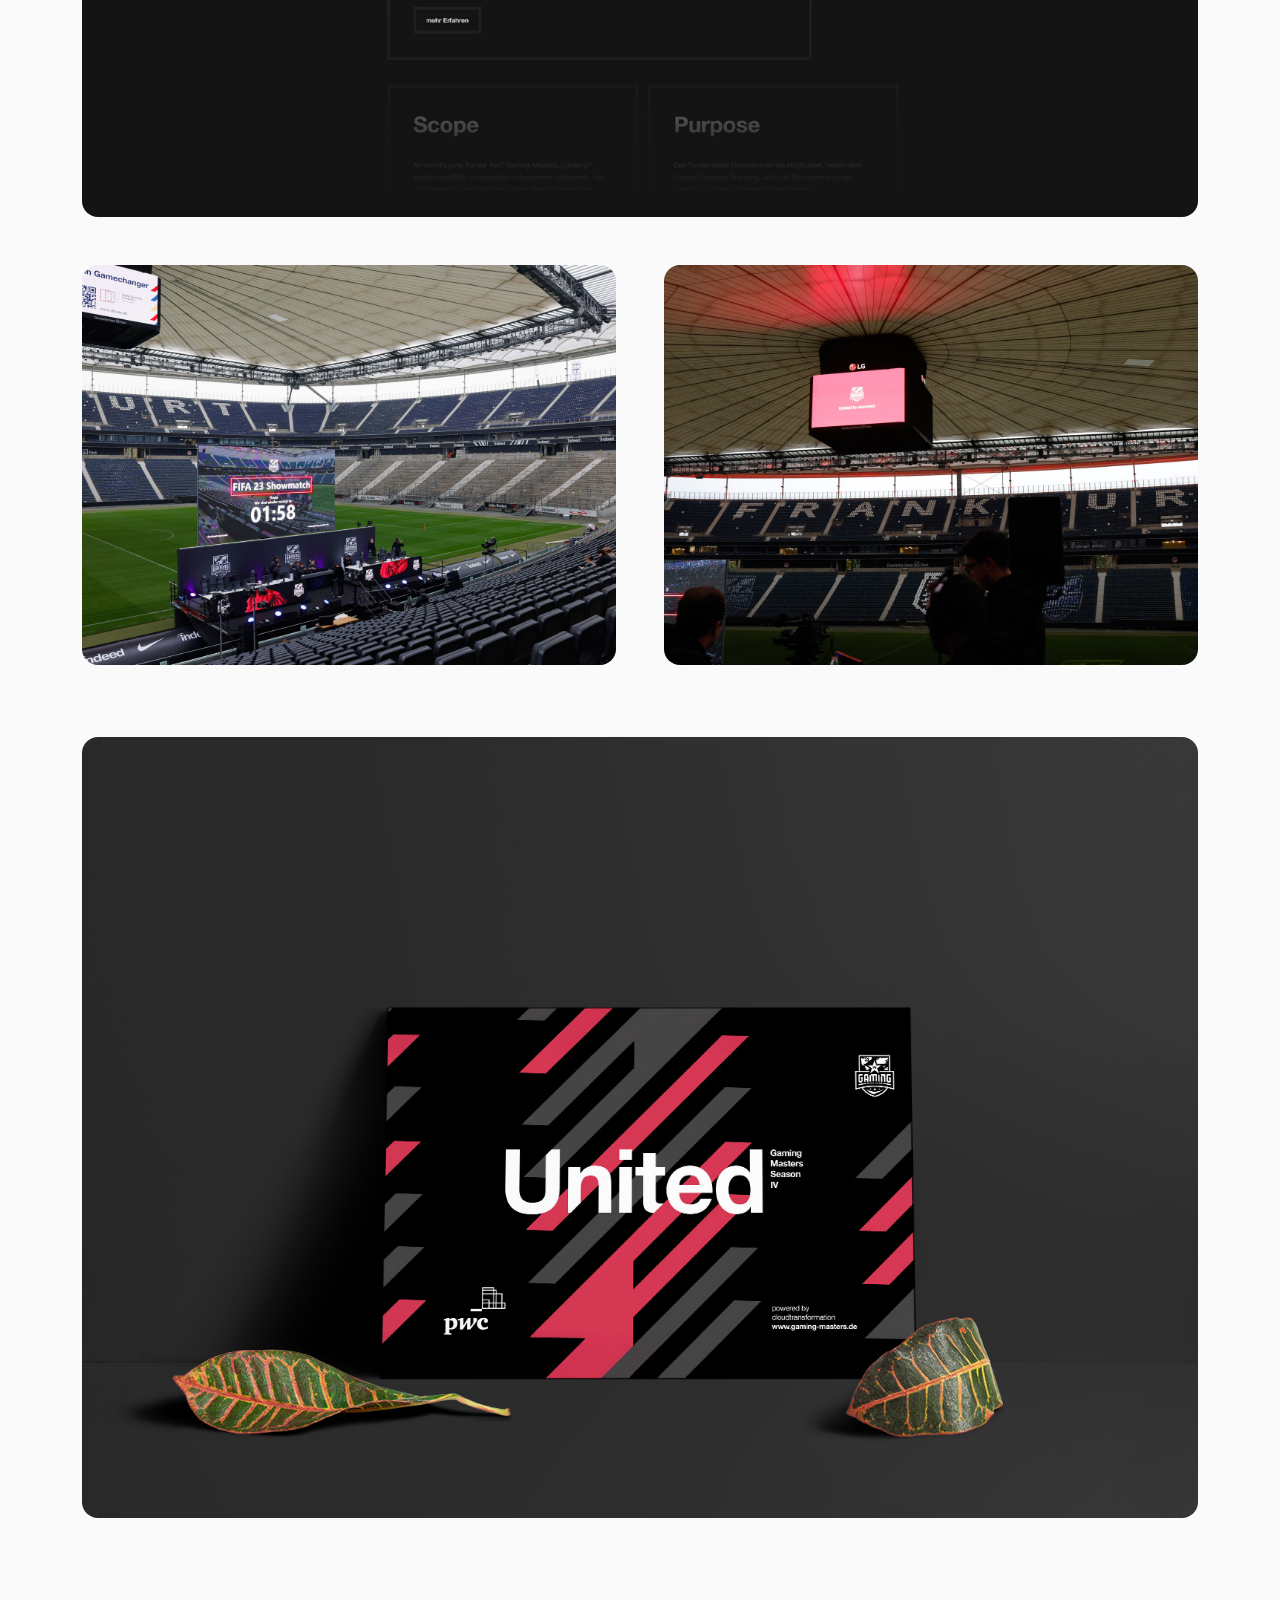
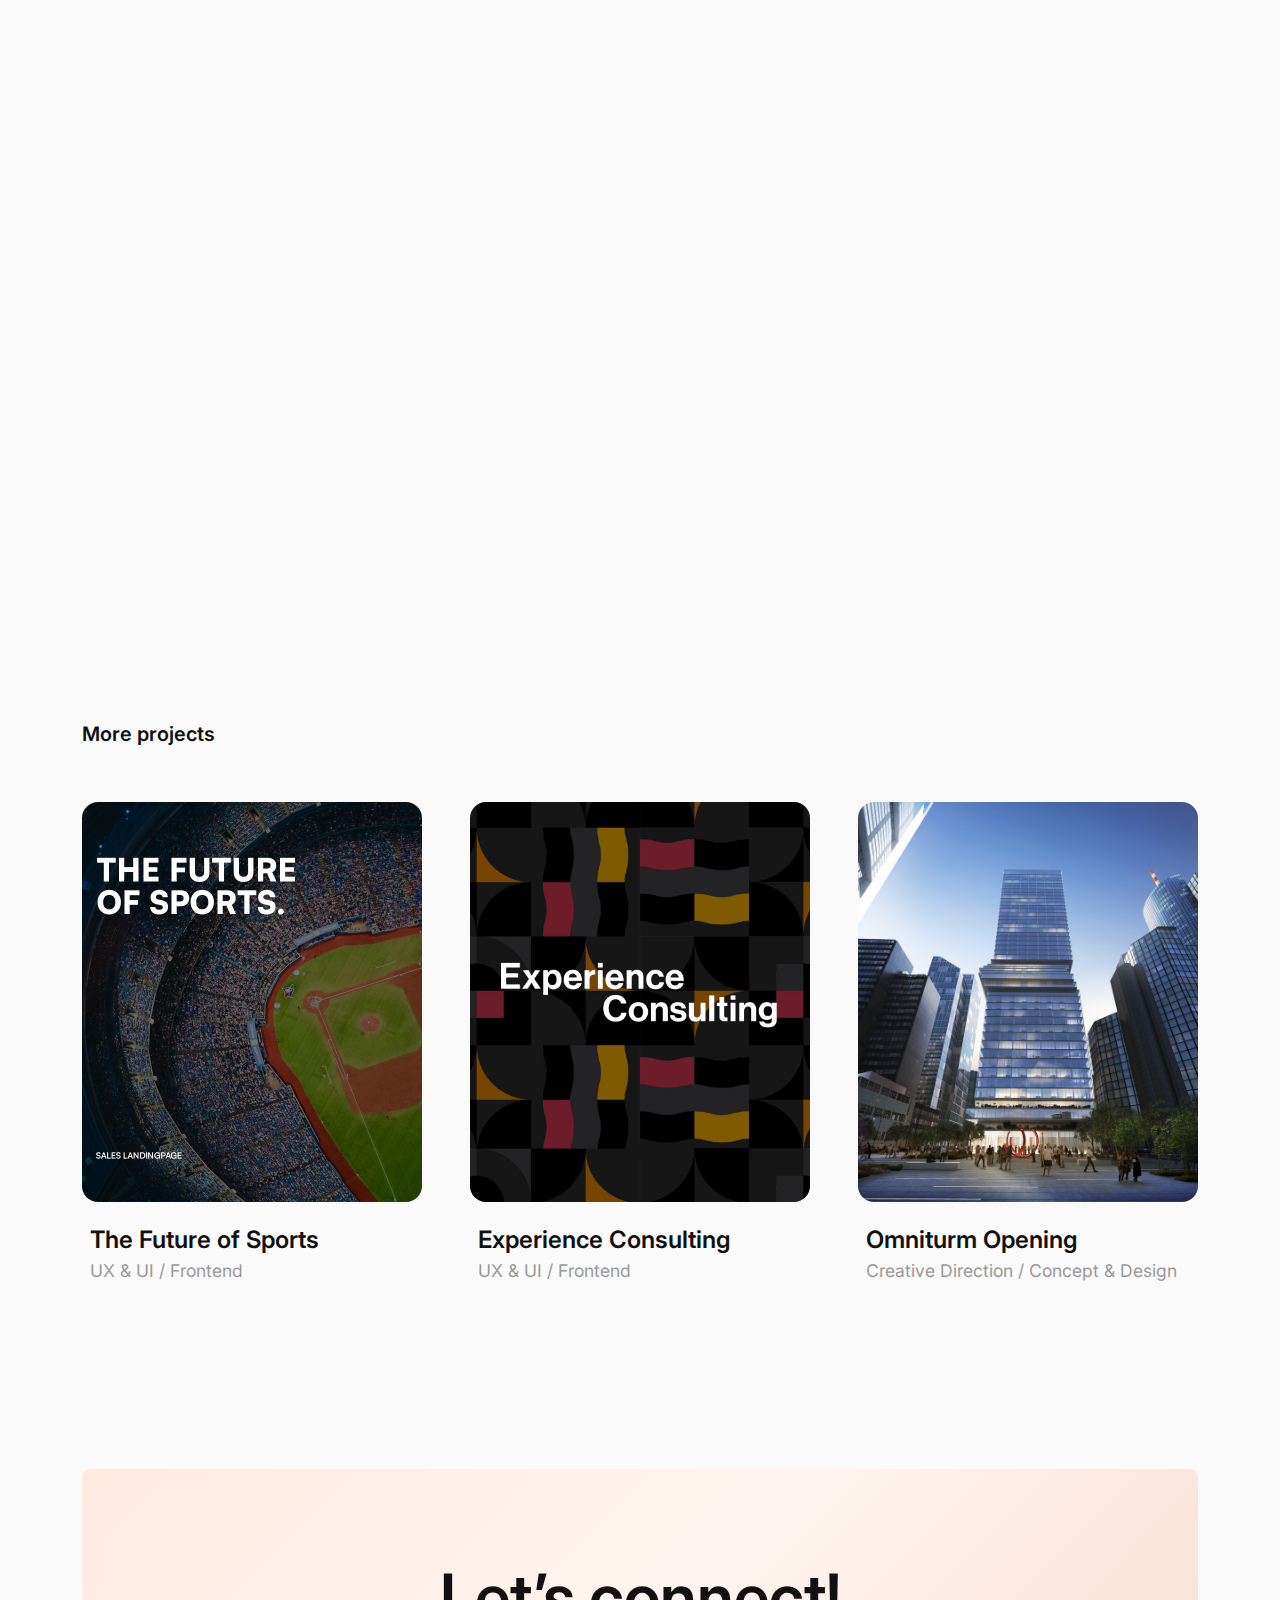
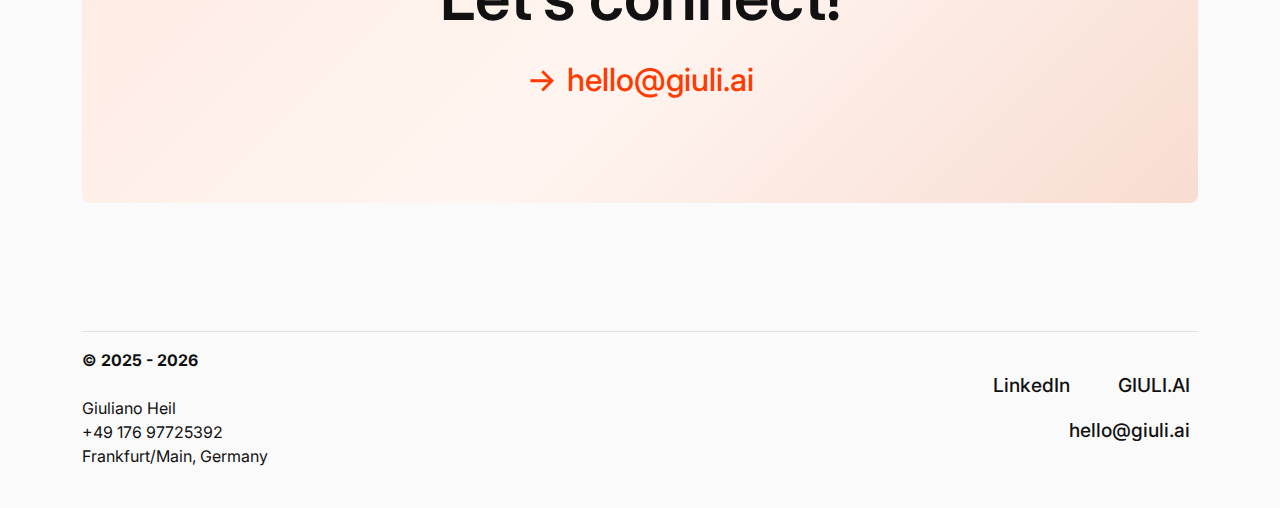
<file: gaming-masters.html>
<!DOCTYPE html>
<html lang="de">

<head>
  <meta charset="UTF-8">
  <meta name="robots" content="noindex, nofollow" />
  <meta name="viewport" content="width=device-width, initial-scale=1.0">
  <title>Gaming Masters</title>
  <link href="https://cdn.jsdelivr.net/npm/bootstrap@5.3.2/dist/css/bootstrap.min.css" rel="stylesheet">
  <link href="https://fonts.googleapis.com/css2?family=Inter:wght@400;500;700&display=swap" rel="stylesheet">
  <link href="https://cdn.prod.website-files.com/686d5d2f89682cf0cb15f397/687e06ee43544a4aae4becd9_favicon.png"
    rel="shortcut icon" type="image/x-icon" />
  <!-- Bootstrap Icons -->
  <link rel="stylesheet" href="https://cdn.jsdelivr.net/npm/bootstrap-icons@1.11.1/font/bootstrap-icons.css" />
  <link href="css/style.css" rel="stylesheet">
</head>

<body>
  <!-- Navigation -->
  <nav class="navbar navbar-expand-lg">
    <div class="container">
      <a class="navbar-brand" href="index.html">GIULI</a>
      <span class="nav-item mobile">
        <a href="#" class="theme-toggle" id="theme-toggle"><i class="bi bi-sun-fill"></i></a>
      </span>
      <div class="collapse navbar-collapse justify-content-end noshow" id="navbarNav">
        <ul class="navbar-nav">
          <li class="nav-item">
            <a class="nav-link" href="index.html#work">Work</a>
          </li>
          <li class="nav-item">
            <a class="nav-link" href="index.html#about">About</a>
          </li>
          <li class="nav-item">
            <a class="nav-link" href="#contact">Contact</a>
          </li>
          <li class="nav-item">
            <a href="#" class="theme-toggle" id="theme-toggle-mobile"><i class="bi bi-sun-fill"></i></a>
          </li>
        </ul>
      </div>
    </div>
  </nav>



  <!-- Projekt -->
  <section class="project mb-8">
    <div class="container">
      <div class="row">
        <div class="col-md-6 col-sm-12">
          <h1 class="hl3 mb-5">Gaming Masters</h1>
        </div>
        <div class="col-md-6 col-sm-12">
          <h5 class="textstyle">
            Gaming Masters is an innovative esports tournament where leading companies compete with employee teams
            against Companies and emerging talent. The goal is to use gaming as a modern, engaging tool for employer
            branding and recruitment. <br><br>I served as <strong>Creative Director &amp; Concept Lead</strong>,
            responsible for the concept, design, and all content development.
            <br><br>
            <a href="https://gaming-masters.vercel.app/" target="_blank" class="link">
              <h5 class="accent"><span class="arrow accent">→</span> view website</h5>
            </a>
          </h5>
        </div>
      </div>
    </div>
  </section>

  <!-- Ref1 -->
  <section class="mb-5">
    <div class="container">
      <div class="row">
        <div class="col-md-12 col-sm-12 ratio ratio-16x9">
          <iframe src="https://www.youtube.com/embed/UsUBKXT_bGw?si=hm7YiCr_uhCyZ3ns&amp;controls=0"
            title="YouTube video player" frameborder="0"
            allow="accelerometer; autoplay; clipboard-write; encrypted-media; gyroscope; picture-in-picture; web-share"
            referrerpolicy="strict-origin-when-cross-origin" allowfullscreen></iframe>
        </div>
      </div>
    </div>
  </section>

  <!-- Ref2 -->
  <section class="mb-5">
    <div class="container">
      <div class="row g-5">
        <div class="col-md-6 col-sm-12 noshow">
          <div class="project-card mb-4">
            <div class="project-image"
              style="background-image: url('images/gm1.jpg'); background-size: cover; background-position: center; cursor: default !important;">
            </div>
          </div>
        </div>
        <div class="col-md-6 col-sm-12">
          <div class="project-card mb-4">
            <div class="project-image"
              style="background-image: url('images/gm2.gif'); background-size: cover; background-position: center; cursor: default !important;">
            </div>
          </div>
        </div>
      </div>
    </div>
  </section>

  <!-- Ref3 -->
  <section class="mb-5">
    <div class="container">
      <div class="row g-5">
        <div class="col-md-12 col-sm-12">
          <div><img src="images/gm-page.jpg" alt="Gaming Masters Website" class="img-fluid rounded-4" />
          </div>
        </div>
      </div>
    </div>
  </section>

  <!-- Ref4 -->
  <section class="mb-5">
    <div class="container">
      <div class="row g-5">
        <div class="col-md-6 col-sm-12">
          <div class="project-card mb-4">
            <div class="project-image"
              style="background-image: url('images/stadion1.jpg'); background-size: cover; background-position: center; cursor: default !important;">
            </div>
          </div>
        </div>
        <div class="col-md-6 col-sm-12">
          <div class="project-card mb-4">
            <div class="project-image"
              style="background-image: url('images/stadion2.jpg'); background-size: cover; background-position: center; cursor: default !important;">
            </div>
          </div>
        </div>
      </div>
    </div>
  </section>

  <!-- Ref5 -->
  <section class="mb-5 noshow">
    <div class="container">
      <div class="row g-5">
        <div class="col-md-12 col-sm-12">
          <div><img src="images/gm-flyer.jpg" alt="Gaming Masters Website" class="img-fluid rounded-4" />
          </div>
        </div>
      </div>
    </div>
  </section>

  <!-- Ref6 -->
  <section class="mb-8">
    <div class="container">
      <div class="row">
        <div class="col-md-12 col-sm-12 ratio ratio-16x9">
          <iframe width="100%" height="768"
            src="https://www.youtube.com/embed/RwV95aT3WfI?si=XxptoOBkqAQE7OIx&amp;controls=0"
            title="YouTube video player" frameborder="0"
            allow="accelerometer; autoplay; clipboard-write; encrypted-media; gyroscope; picture-in-picture; web-share"
            referrerpolicy="strict-origin-when-cross-origin" allowfullscreen></iframe>
        </div>
      </div>
    </div>
  </section>

  <!-- Featured Work Section -->
  <section class="featured-work mb-10" id="work">
    <div class="container">
      <div class="row mb-5">
        <div class="col-12">
          <h5 class="section-title">More projects</h5>
        </div>
      </div>

      <div class="row g-5">

        <div class="col-md-4 col-sm-12">
          <a href="the-future-of-sports.html">
            <div class="project-card mb-4">
              <div class="project-image"
                style="background-image: url('images/2.jpg'); background-size: cover; background-position: center;">
              </div>
              <div class="project-info">
                <h4 class="project-title">The Future of Sports</h4>
                <p class="project-category">UX &amp; UI / Frontend</p>
              </div>
            </div>
          </a>
        </div>

        <div class="col-md-4 col-sm-12 noshow">
          <a href="experience-consulting.html">
            <div class="project-card mb-4">
              <div class="project-image"
                style="background-image: url('images/3.jpg'); background-size: cover; background-position: center;">
              </div>
              <div class="project-info">
                <h4 class="project-title">Experience Consulting</h4>
                <p class="project-category">UX &amp; UI / Frontend</p>
              </div>
            </div>
          </a>
        </div>

        <div class="col-md-4 col-sm-12 noshow">
          <a href="omniturm.html">
            <div class="project-card mb-4">
              <div class="project-image"
                style="background-image: url('images/4.jpg'); background-size: cover; background-position: center;">
              </div>
              <div class="project-info">
                <h4 class="project-title">Omniturm Opening</h4>
                <p class="project-category">Creative Direction / Concept &amp; Design</p>
              </div>
            </div>
          </a>
        </div>



      </div>
    </div>
  </section>




  <!-- Contact -->
  <section id="contact" class="mb-8">
    <div class="container">
      <div class="contact text-center rounded-3">
        <h1 class="display-3 hl1 noshow" style="margin-bottom: 0.5em;">Let’s connect!</h1>
        <h2>
          <a href="mailto:hello@giuli.ai" target="_blank" class="link">
            <span class="arrow">→</span> hello@giuli.ai
          </a>
        </h2>
      </div>
    </div>
  </section>

  <section class="footer">
    <footer>
      <div class="container">
        <footer class="d-flex flex-wrap justify-content-between align-items-center py-3 my-4 border-top">
          <p class="col-md-4 mb-0"><strong>© 2025 - 2026<br><br></strong>Giuliano Heil<br> +49 176 97725392<br>
            Frankfurt/Main, Germany
          </p>
          <ul class="nav col-md-4 justify-content-end noshow">
            <li class="nav-item"><a href="https://www.linkedin.com/in/giuliano-heil/" target="_blank"
                class="px-2 nav-link">LinkedIn</a></li>
            <li class="nav-item"><a href="https://www.giuli.ai" target="_blank" class="px-2 nav-link">GIULI.AI</a></li>
            <li class="nav-item"><a href="mailto:hello@giuli.ai" target="_blank"
                class="px-2 nav-link">hello@giuli.ai</a></li>
          </ul>
        </footer>
      </div>
    </footer>
  </section>



  <script src="https://cdn.jsdelivr.net/npm/bootstrap@5.3.2/dist/js/bootstrap.bundle.min.js"></script>
  <script>
    const root = document.documentElement;
    const toggles = [
      document.getElementById('theme-toggle'),
      document.getElementById('theme-toggle-mobile')
    ].filter(Boolean); // Entfernt null-Werte, falls einer der Buttons nicht existiert

    // Aktuelles Theme aus localStorage laden (optional)
    const currentTheme = localStorage.getItem('theme') || 'light';
    root.setAttribute('data-theme', currentTheme);

    // Funktion zum Umschalten
    function toggleTheme() {
      const newTheme = root.getAttribute('data-theme') === 'light' ? 'dark' : 'light';
      root.setAttribute('data-theme', newTheme);
      localStorage.setItem('theme', newTheme);
    }

    // Event-Listener für alle vorhandenen Buttons hinzufügen
    toggles.forEach(btn => btn.addEventListener('click', toggleTheme));
  </script>
</body>

</html>
</file>
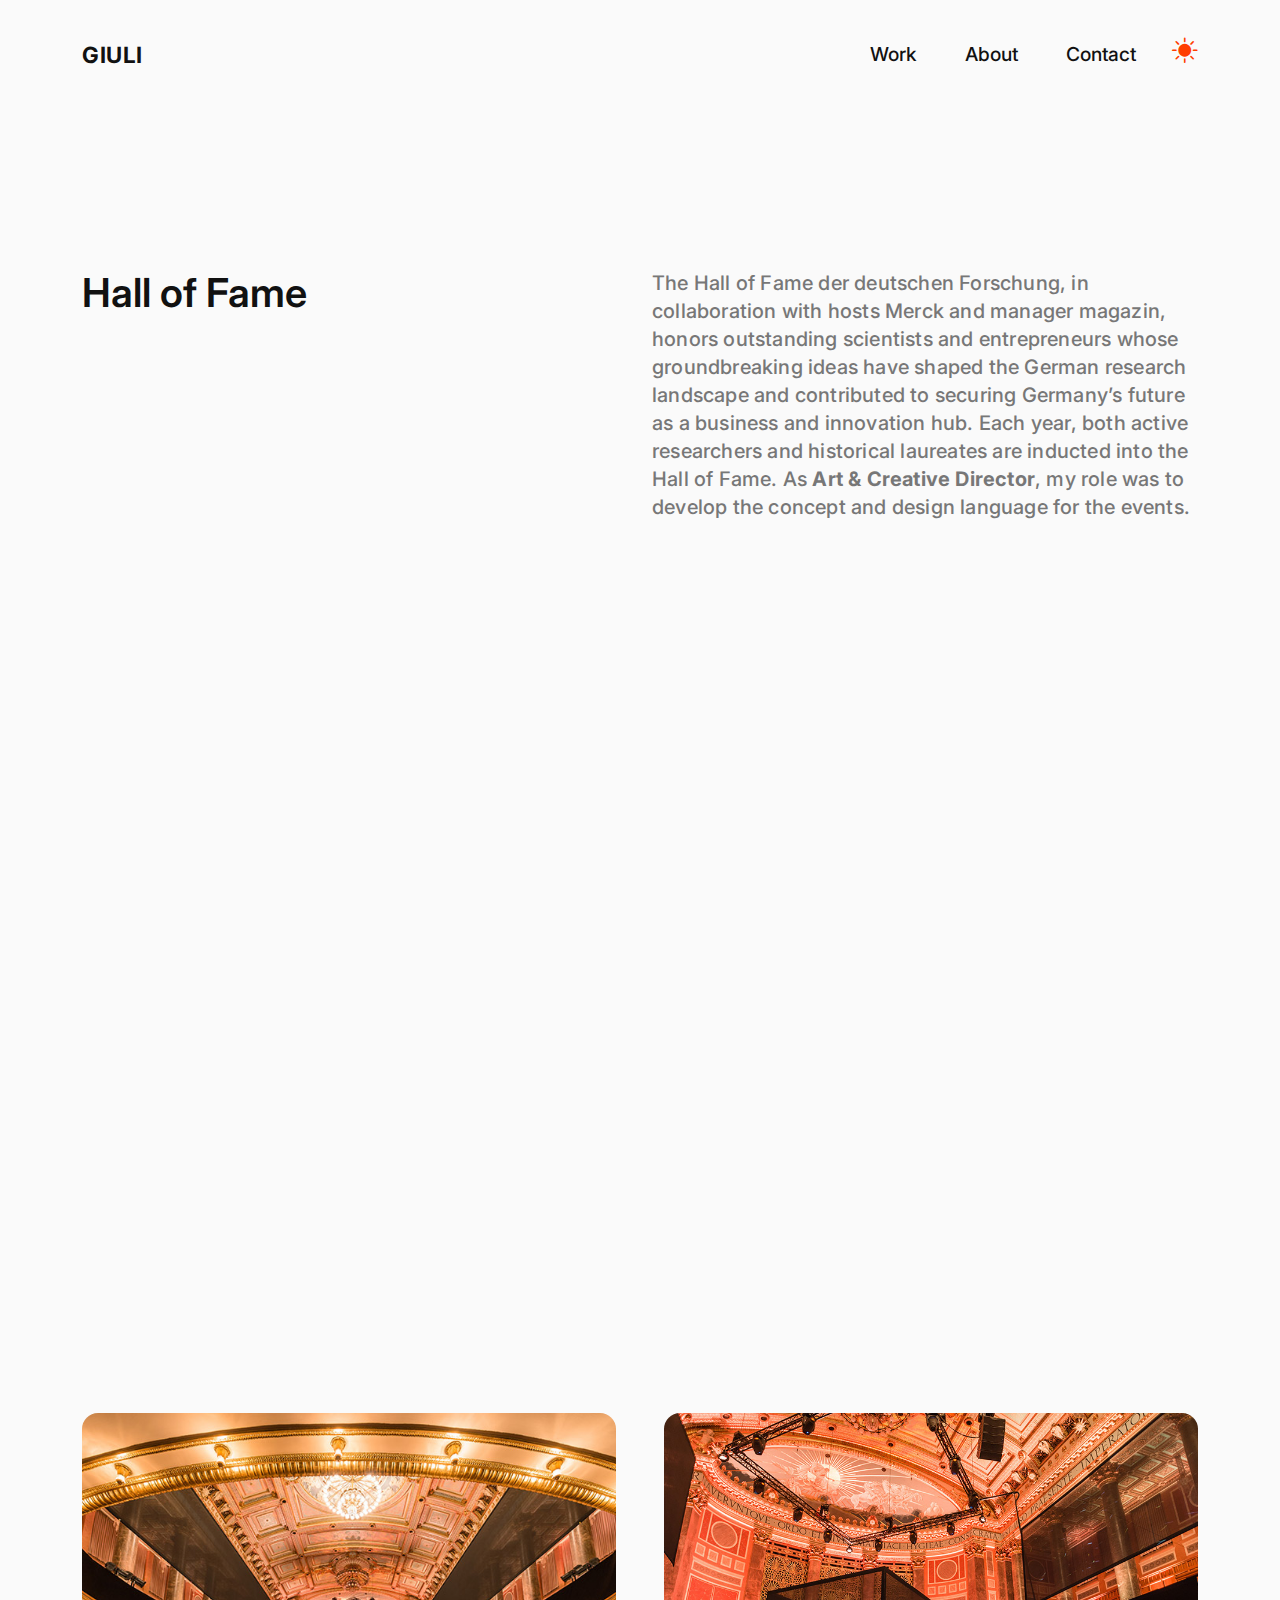
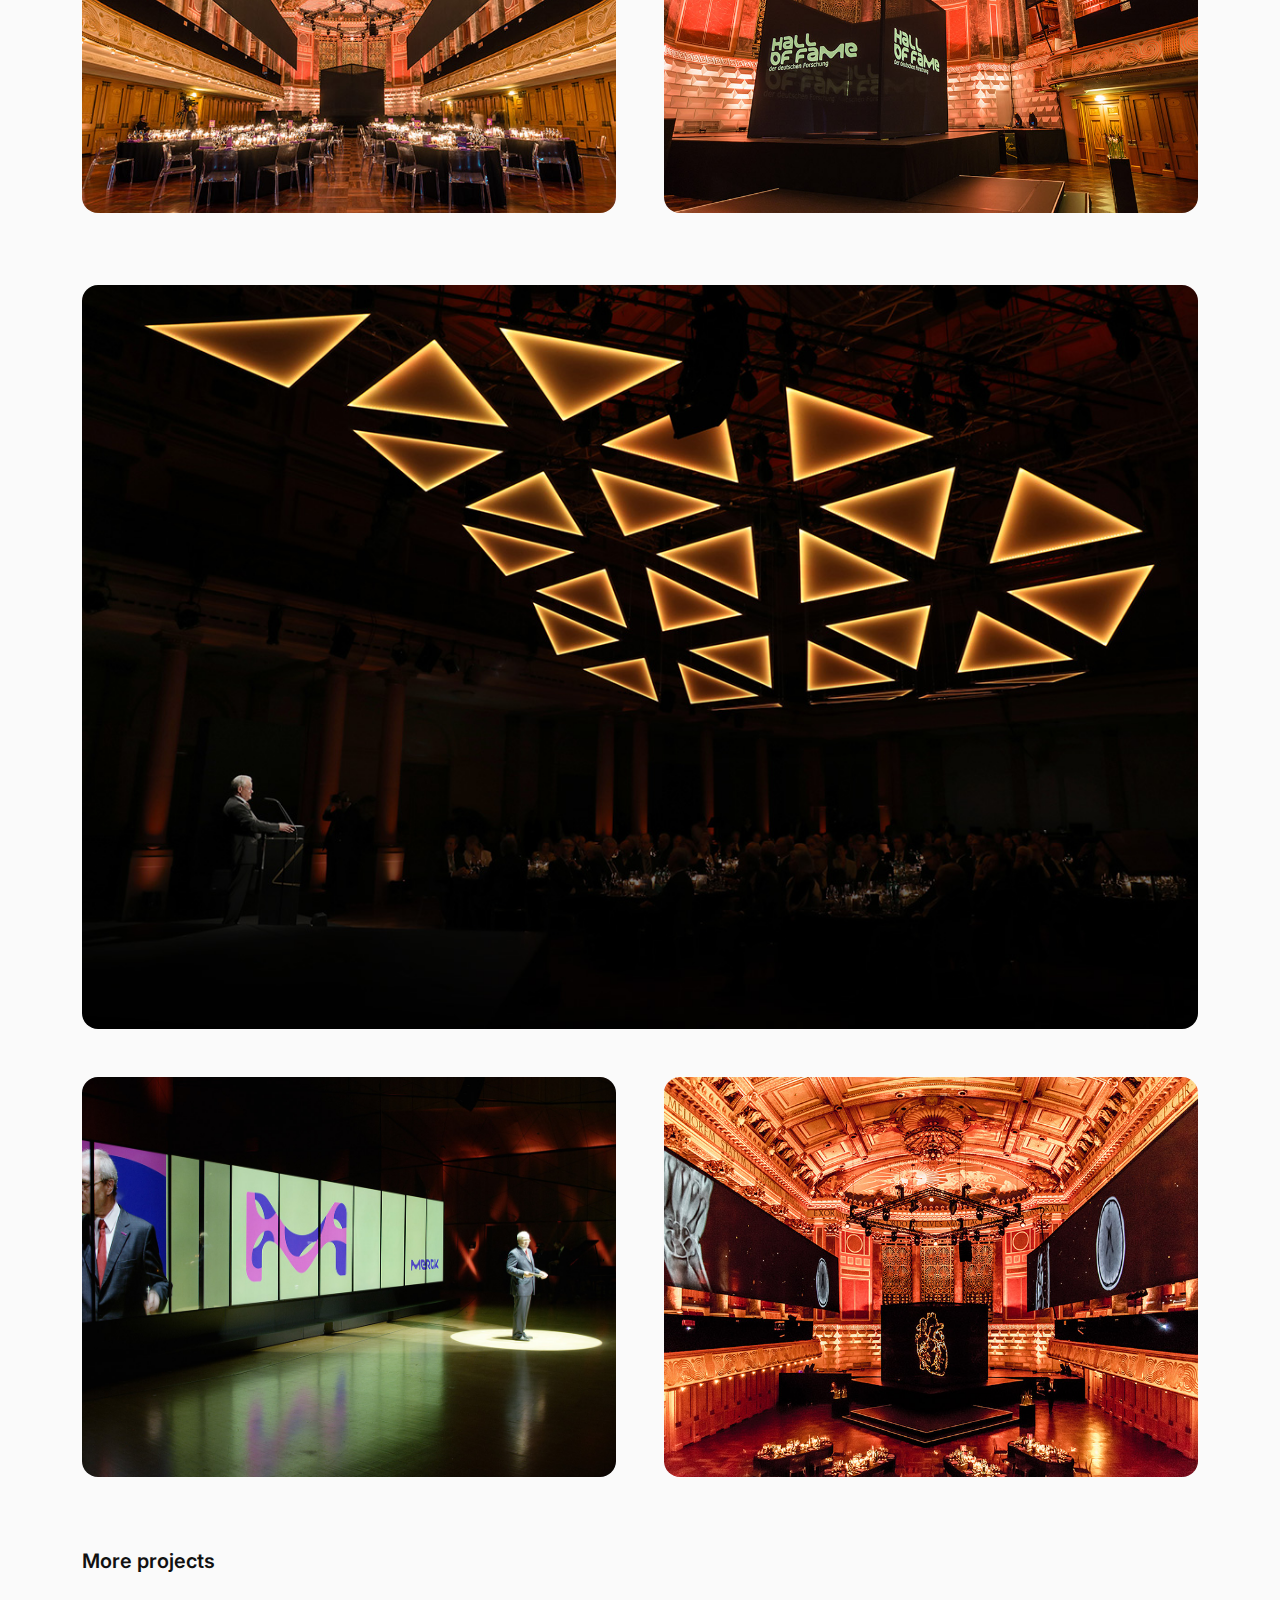
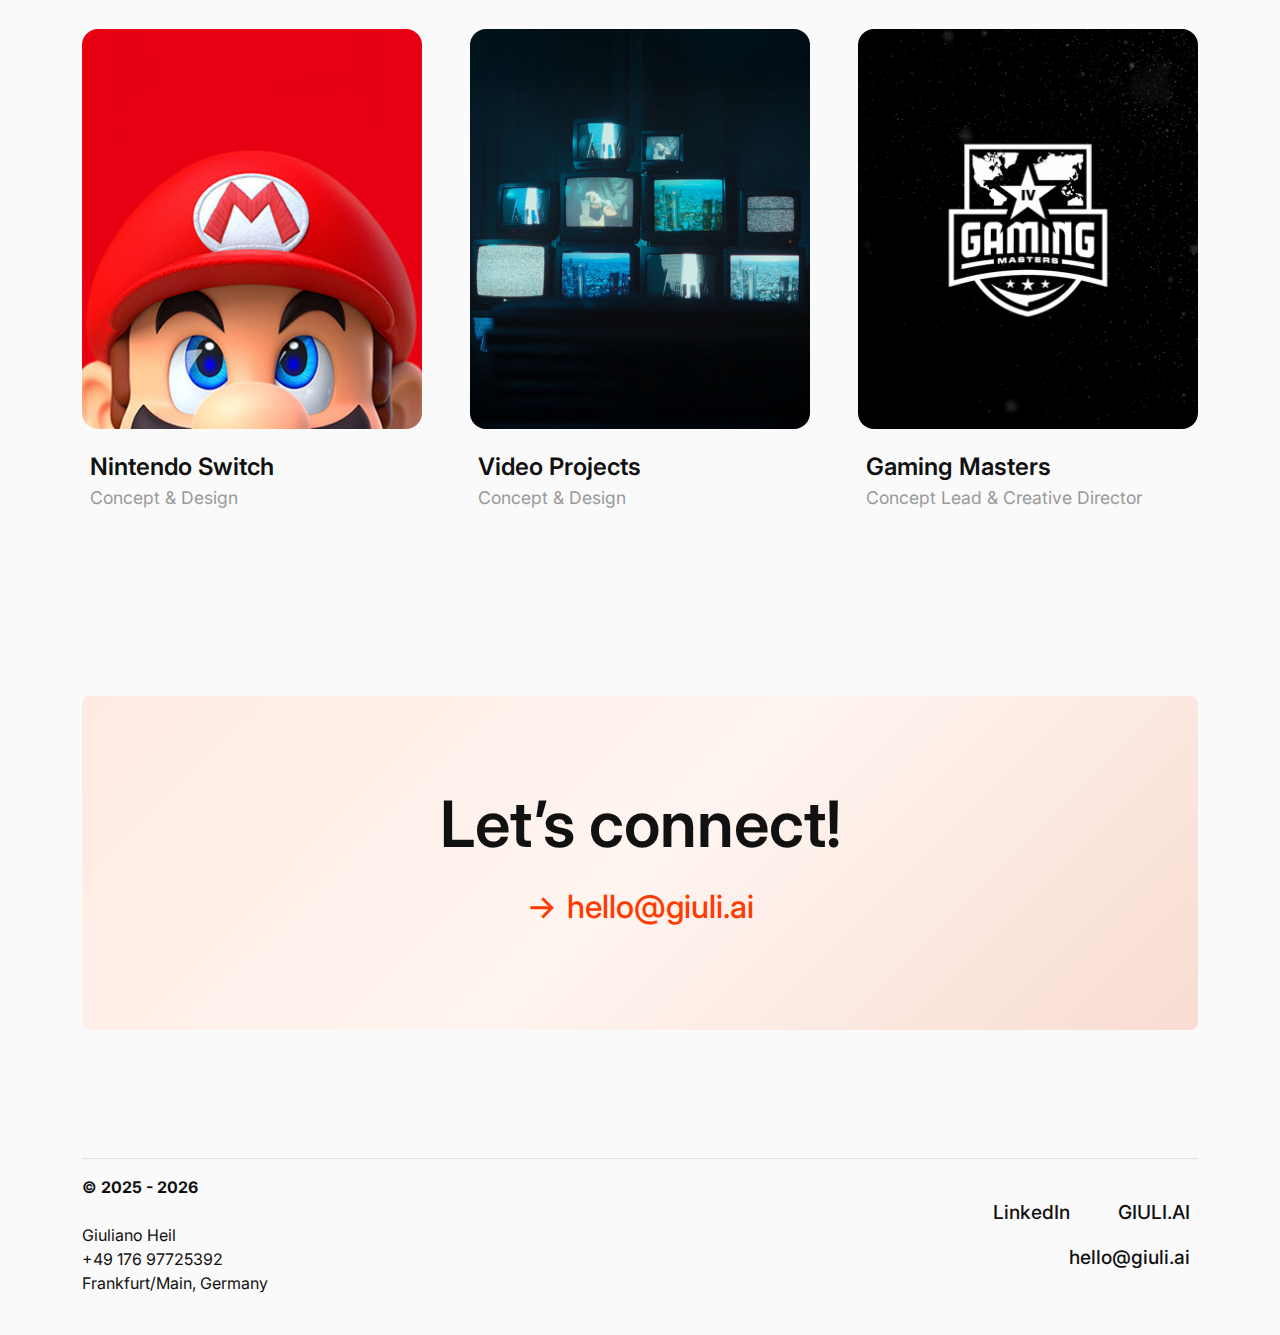
<file: hall-of-fame.html>
<!DOCTYPE html>
<html lang="de">

<head>
  <meta charset="UTF-8">
  <meta name="robots" content="noindex, nofollow" />
  <meta name="viewport" content="width=device-width, initial-scale=1.0">
  <title>Hall of Fame</title>
  <link href="https://cdn.jsdelivr.net/npm/bootstrap@5.3.2/dist/css/bootstrap.min.css" rel="stylesheet">
  <link href="https://fonts.googleapis.com/css2?family=Inter:wght@400;500;700&display=swap" rel="stylesheet">
  <link href="https://cdn.prod.website-files.com/686d5d2f89682cf0cb15f397/687e06ee43544a4aae4becd9_favicon.png"
    rel="shortcut icon" type="image/x-icon" />
  <!-- Bootstrap Icons -->
  <link rel="stylesheet" href="https://cdn.jsdelivr.net/npm/bootstrap-icons@1.11.1/font/bootstrap-icons.css" />
  <link href="css/style.css" rel="stylesheet">
</head>

<body>
  <!-- Navigation -->
  <nav class="navbar navbar-expand-lg">
    <div class="container">
      <a class="navbar-brand" href="index.html">GIULI</a>
      <span class="nav-item mobile">
        <a href="#" class="theme-toggle" id="theme-toggle"><i class="bi bi-sun-fill"></i></a>
      </span>
      <div class="collapse navbar-collapse justify-content-end noshow" id="navbarNav">
        <ul class="navbar-nav">
          <li class="nav-item">
            <a class="nav-link" href="index.html#work">Work</a>
          </li>
          <li class="nav-item">
            <a class="nav-link" href="index.html#about">About</a>
          </li>
          <li class="nav-item">
            <a class="nav-link" href="#contact">Contact</a>
          </li>
          <li class="nav-item">
            <a href="#" class="theme-toggle" id="theme-toggle-mobile"><i class="bi bi-sun-fill"></i></a>
          </li>
        </ul>
      </div>
    </div>
  </nav>



  <!-- Projekt -->
  <section class="project mb-8">
    <div class="container">
      <div class="row">
        <div class="col-md-6 col-sm-12">
          <h1 class="hl3 mb-5">Hall of Fame</h1>
        </div>
        <div class="col-md-6 col-sm-12">
          <h5 class="textstyle">
            The Hall of Fame der deutschen Forschung, in collaboration with hosts Merck and manager magazin, honors
            outstanding scientists and entrepreneurs whose groundbreaking ideas have shaped the German research
            landscape and contributed to securing Germany’s future as a business and innovation hub. Each year, both
            active researchers and historical laureates are inducted into the Hall of Fame. As <strong>Art &amp;
              Creative Director</strong>, my role was to develop the concept and design language for the events.
          </h5>
        </div>
      </div>
    </div>
  </section>

  <!-- Ref1 -->
  <section class="mb-5">
    <div class="container">
      <div class="row">
        <div class="col-md-12 col-sm-12 ratio ratio-16x9">
          <iframe src="https://www.youtube.com/embed/hBuh_73LNoo?si=IEJ3tEC5rEzXACs3&amp;controls=0"
            title="YouTube video player" frameborder="0"
            allow="accelerometer; autoplay; clipboard-write; encrypted-media; gyroscope; picture-in-picture; web-share"
            referrerpolicy="strict-origin-when-cross-origin" allowfullscreen></iframe>
        </div>
      </div>
    </div>
  </section>

  <!-- Ref2 -->
  <section class="mb-5">
    <div class="container">
      <div class="row g-5">
        <div class="col-md-6 col-sm-12 noshow">
          <div class="project-card mb-4">
            <div class="project-image"
              style="background-image: url('images/g1.jpg'); background-size: cover; background-position: center; cursor: default !important;">
            </div>
          </div>
        </div>
        <div class="col-md-6 col-sm-12">
          <div class="project-card mb-4">
            <div class="project-image"
              style="background-image: url('images/g2.jpg'); background-size: cover; background-position: center; cursor: default !important;">
            </div>
          </div>
        </div>
      </div>
    </div>
  </section>

  <!-- Ref3 -->
  <section class="mb-5">
    <div class="container">
      <div class="row g-5">
        <div class="col-md-12 col-sm-12">
          <div><img src="images/g3.jpg" alt="Gaming Masters Website" class="img-fluid rounded-4" />
          </div>
        </div>
      </div>
    </div>
  </section>

  <!-- Ref4 -->
  <section class="mb-5">
    <div class="container">
      <div class="row g-5">
        <div class="col-md-6 col-sm-12">
          <div class="project-card mb-4">
            <div class="project-image"
              style="background-image: url('images/g4.jpg'); background-size: cover; background-position: center; cursor: default !important;">
            </div>
          </div>
        </div>
        <div class="col-md-6 col-sm-12">
          <div class="project-card mb-4">
            <div class="project-image"
              style="background-image: url('images/g5.jpg'); background-size: cover; background-position: center; cursor: default !important;">
            </div>
          </div>
        </div>
      </div>
    </div>
  </section>

  <!-- Featured Work Section -->
  <section class="featured-work mb-10" id="work">
    <div class="container">
      <div class="row mb-5">
        <div class="col-12">
          <h5 class="section-title">More projects</h5>
        </div>
      </div>

      <div class="row g-5">

        <div class="col-md-4 col-sm-12 noshow">
          <a href="nintendo-switch.html">
            <div class="project-card mb-4">
              <div class="project-image"
                style="background-image: url('images/8.jpg'); background-size: cover; background-position: center;">
              </div>
              <div class="project-info">
                <h4 class="project-title">Nintendo Switch</h4>
                <p class="project-category">Concept &amp; Design</p>
              </div>
            </div>
          </a>
        </div>

        <div class="col-md-4 col-sm-12 noshow">
          <a href="video-projects.html">
            <div class="project-card mb-4">
              <div class="project-image"
                style="background-image: url('images/9.jpg'); background-size: cover; background-position: center;">
              </div>
              <div class="project-info">
                <h4 class="project-title">Video Projects</h4>
                <p class="project-category">Concept &amp; Design</p>
              </div>
            </div>
          </a>
        </div>

        <div class="col-md-4 col-sm-12">
          <a href="gaming-masters.html">
            <div class="project-card mb-4">
              <div class="project-image"
                style="background-image: url('images/1.gif'); background-size: cover; background-position: center;">
              </div>
              <div class="project-info">
                <h4 class="project-title">Gaming Masters</h4>
                <p class="project-category">Concept Lead &amp; Creative Director</p>
              </div>
            </div>
          </a>
        </div>

      </div>
    </div>
  </section>




  <!-- Contact -->
  <section id="contact" class="mb-8">
    <div class="container">
      <div class="contact text-center rounded-3">
        <h1 class="display-3 hl1 noshow" style="margin-bottom: 0.5em;">Let’s connect!</h1>
        <h2>
          <a href="mailto:hello@giuli.ai" target="_blank" class="link">
            <span class="arrow">→</span> hello@giuli.ai
          </a>
        </h2>
      </div>
    </div>
  </section>

  <section class="footer">
    <footer>
      <div class="container">
        <footer class="d-flex flex-wrap justify-content-between align-items-center py-3 my-4 border-top">
          <p class="col-md-4 mb-0"><strong>© 2025 - 2026<br><br></strong>Giuliano Heil<br> +49 176 97725392<br>
            Frankfurt/Main, Germany
          </p>
          <ul class="nav col-md-4 justify-content-end noshow">
            <li class="nav-item"><a href="https://www.linkedin.com/in/giuliano-heil/" target="_blank"
                class="px-2 nav-link">LinkedIn</a></li>
            <li class="nav-item"><a href="https://www.giuli.ai" target="_blank" class="px-2 nav-link">GIULI.AI</a></li>
            <li class="nav-item"><a href="mailto:hello@giuli.ai" target="_blank"
                class="px-2 nav-link">hello@giuli.ai</a></li>
          </ul>
        </footer>
      </div>
    </footer>
  </section>



  <script src="https://cdn.jsdelivr.net/npm/bootstrap@5.3.2/dist/js/bootstrap.bundle.min.js"></script>
  <script>
    const root = document.documentElement;
    const toggles = [
      document.getElementById('theme-toggle'),
      document.getElementById('theme-toggle-mobile')
    ].filter(Boolean); // Entfernt null-Werte, falls einer der Buttons nicht existiert

    // Aktuelles Theme aus localStorage laden (optional)
    const currentTheme = localStorage.getItem('theme') || 'light';
    root.setAttribute('data-theme', currentTheme);

    // Funktion zum Umschalten
    function toggleTheme() {
      const newTheme = root.getAttribute('data-theme') === 'light' ? 'dark' : 'light';
      root.setAttribute('data-theme', newTheme);
      localStorage.setItem('theme', newTheme);
    }

    // Event-Listener für alle vorhandenen Buttons hinzufügen
    toggles.forEach(btn => btn.addEventListener('click', toggleTheme));
  </script>
</body>

</html>
</file>
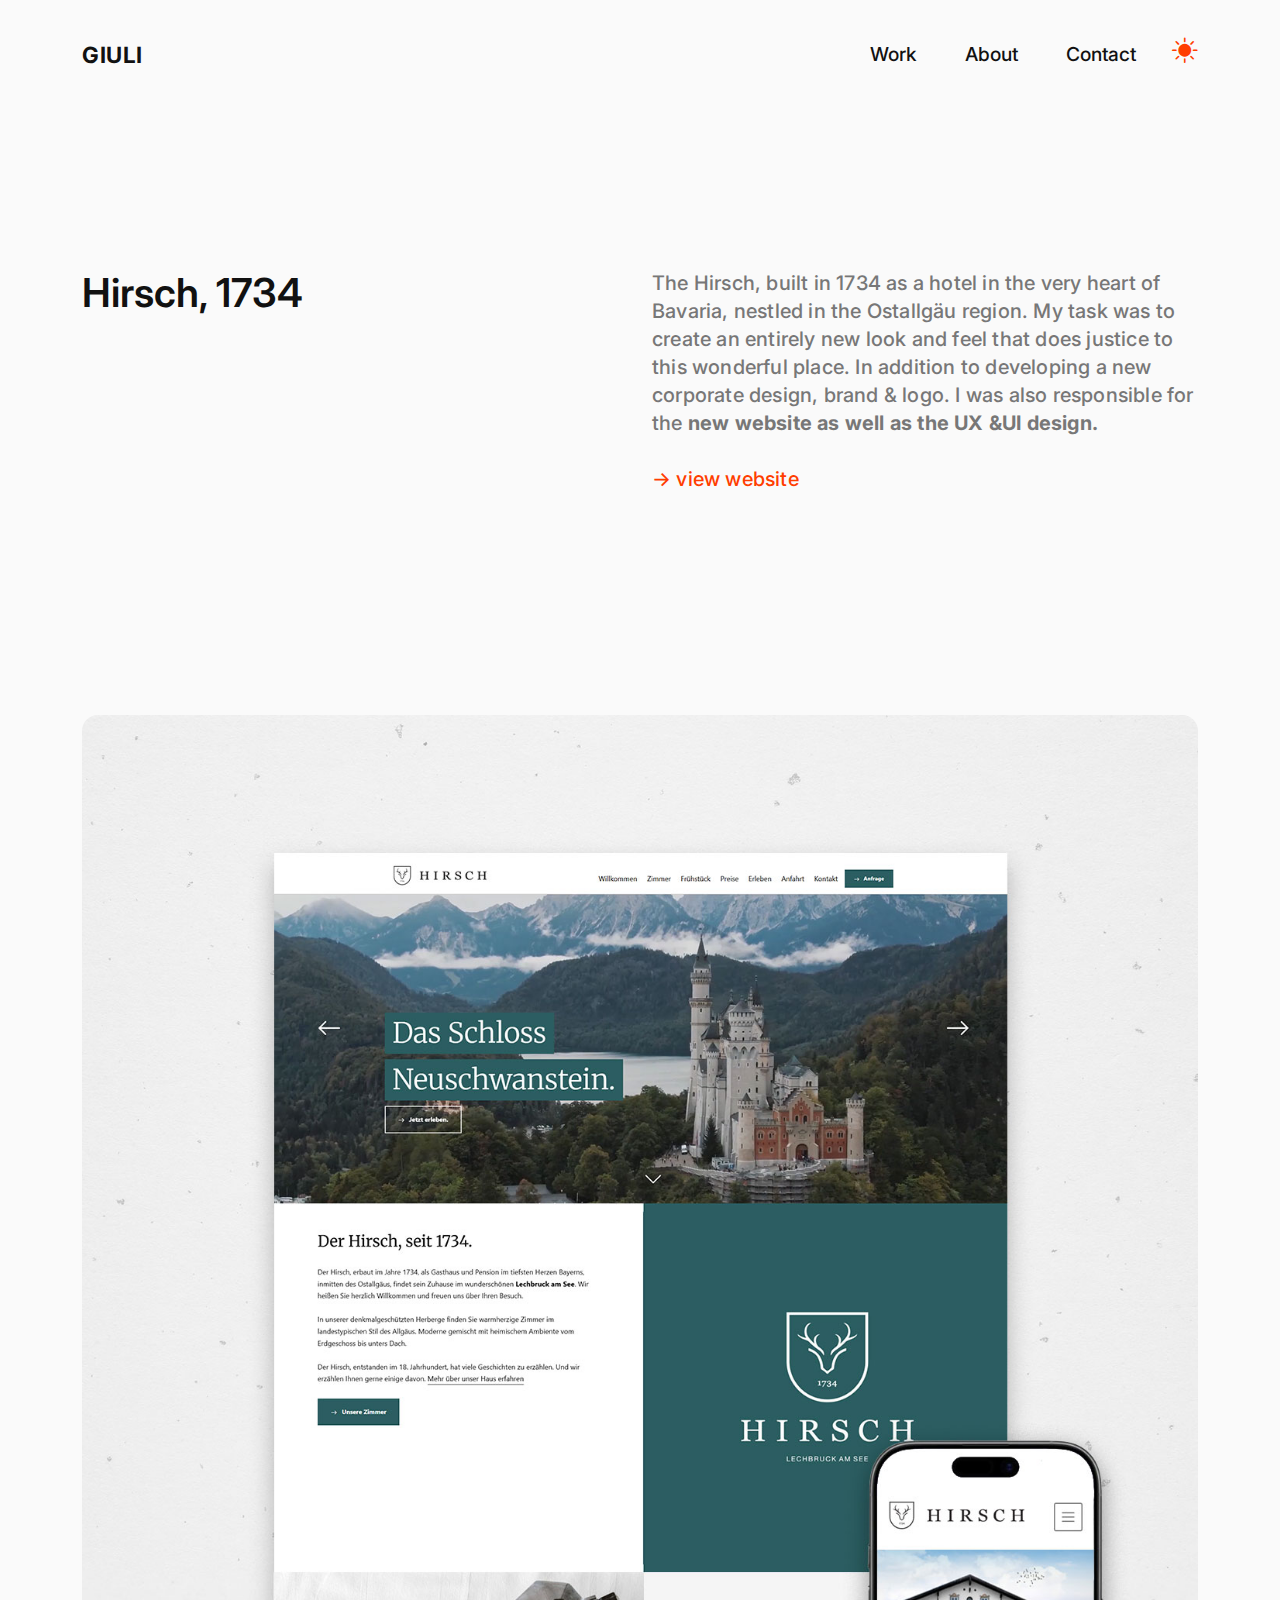
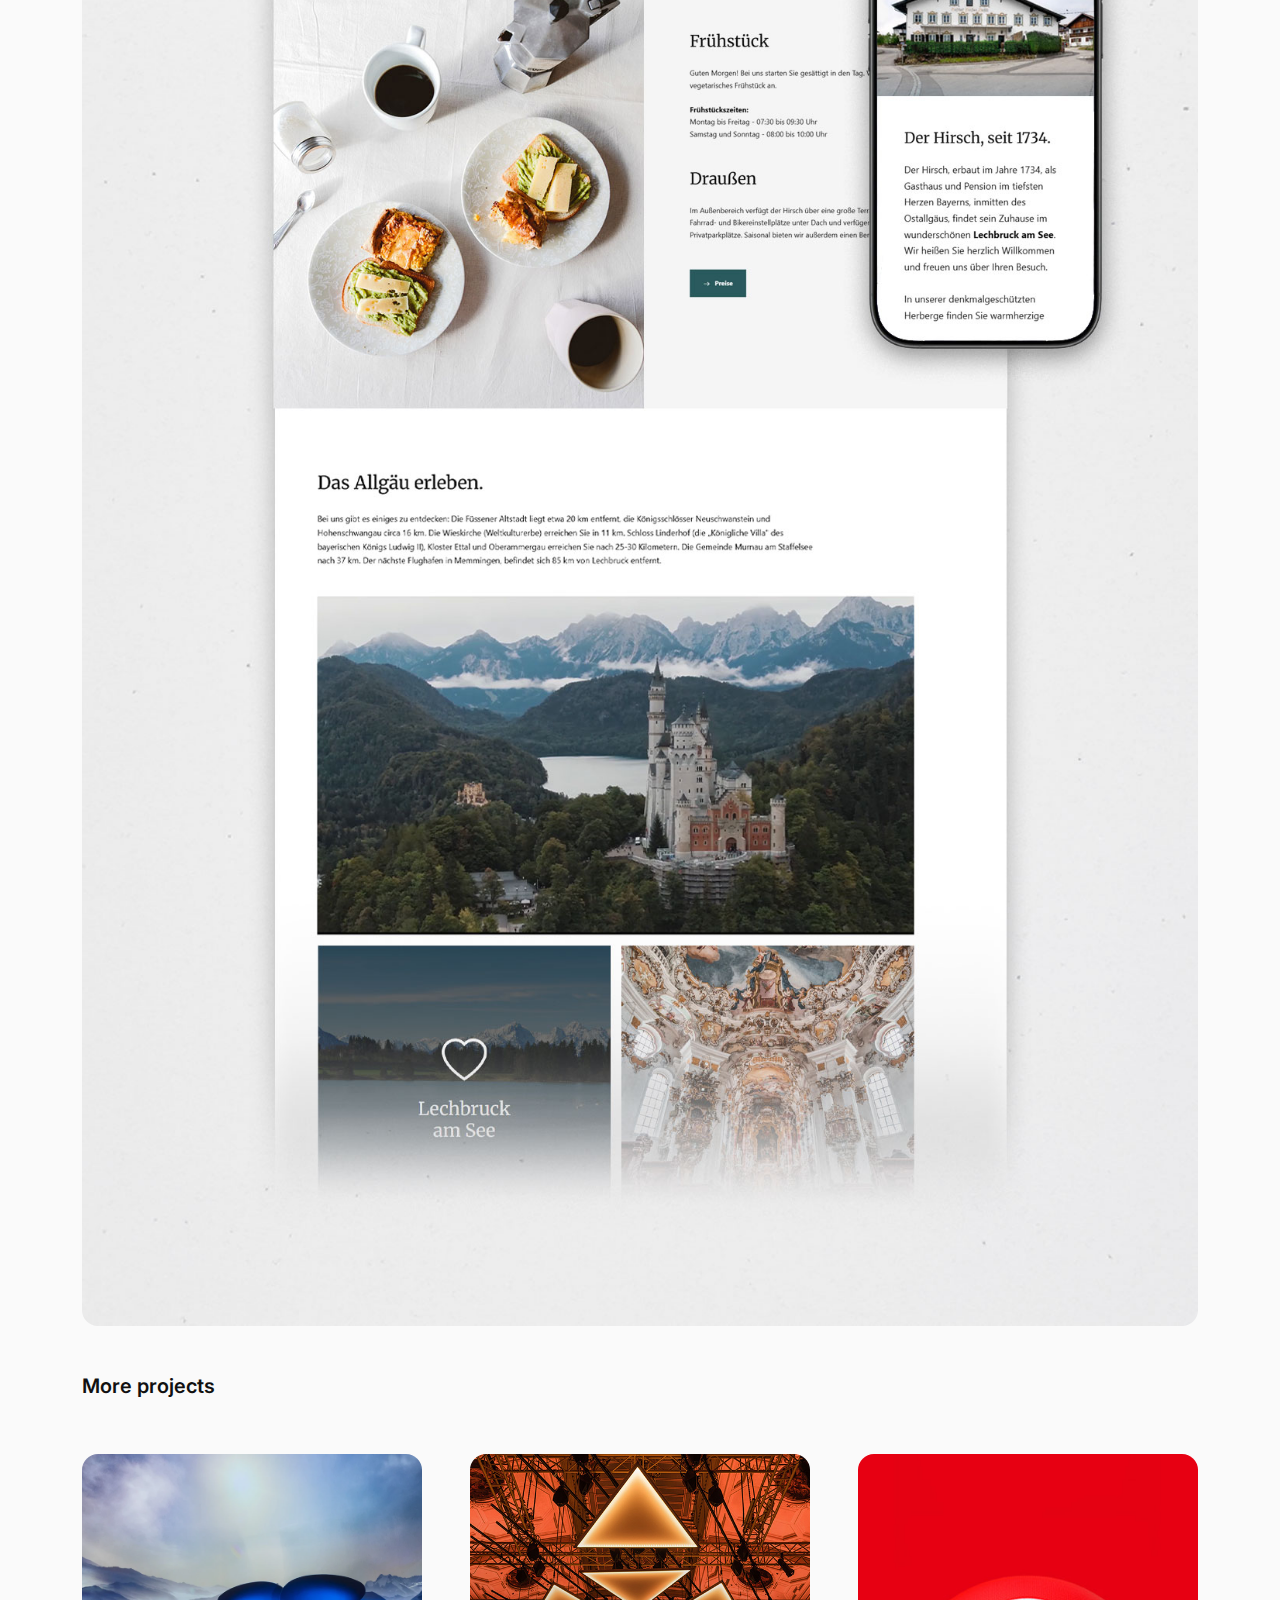
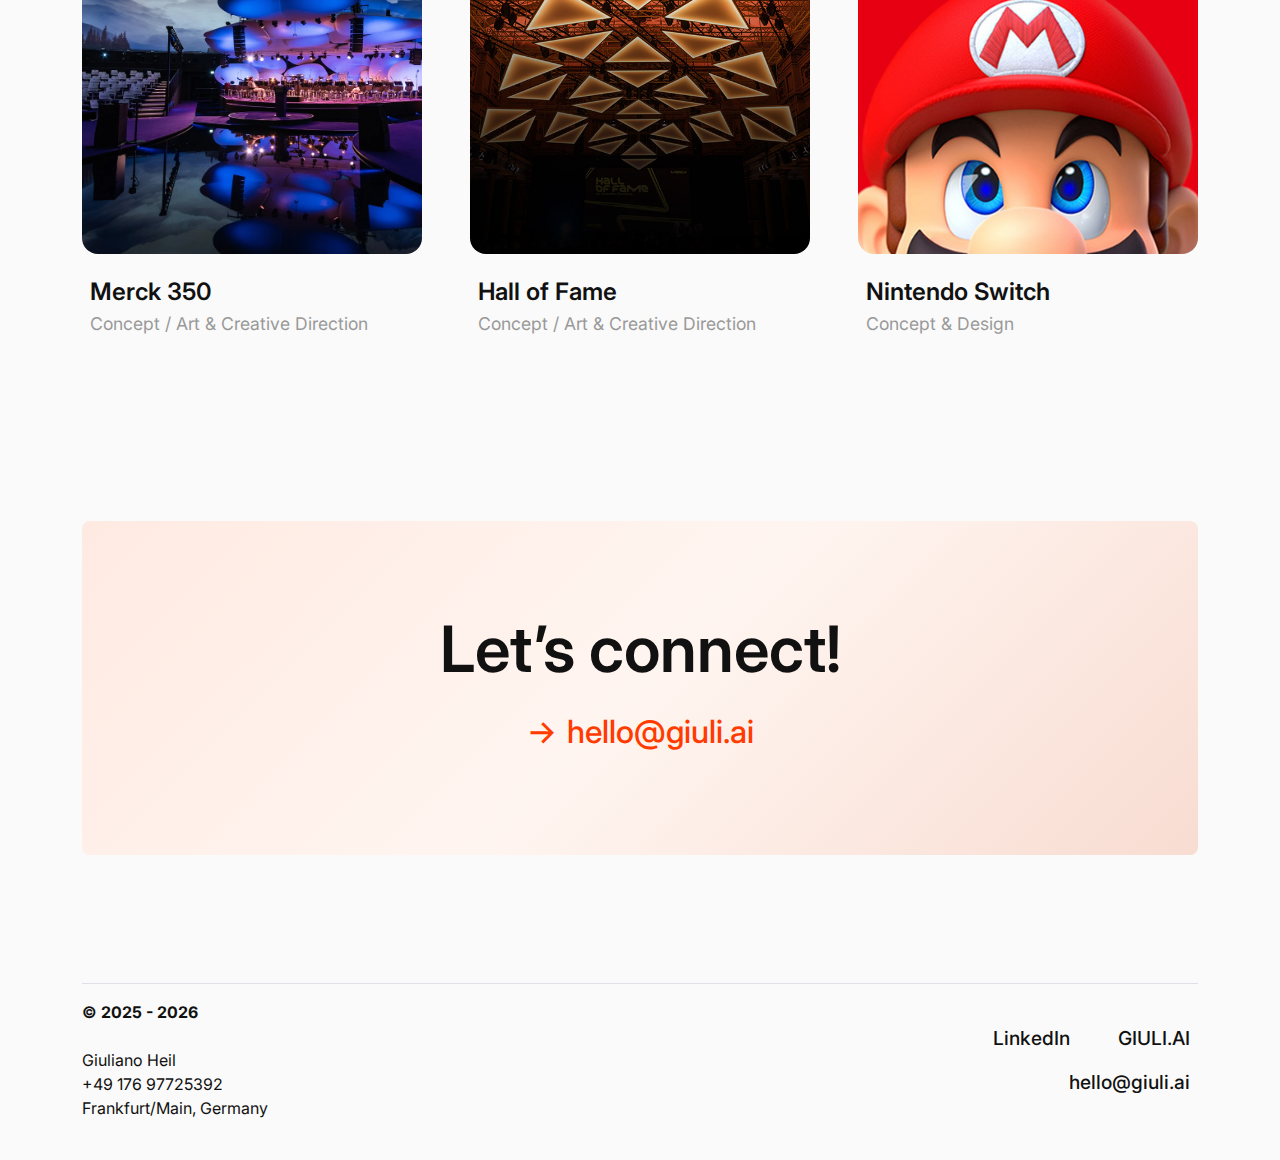
<file: hirsch.html>
<!DOCTYPE html>
<html lang="de">

<head>
  <meta charset="UTF-8">
  <meta name="robots" content="noindex, nofollow" />
  <meta name="viewport" content="width=device-width, initial-scale=1.0">
  <title>Hirsch, 1734</title>
  <link href="https://cdn.jsdelivr.net/npm/bootstrap@5.3.2/dist/css/bootstrap.min.css" rel="stylesheet">
  <link href="https://fonts.googleapis.com/css2?family=Inter:wght@400;500;700&display=swap" rel="stylesheet">
  <link href="https://cdn.prod.website-files.com/686d5d2f89682cf0cb15f397/687e06ee43544a4aae4becd9_favicon.png"
    rel="shortcut icon" type="image/x-icon" />
  <!-- Bootstrap Icons -->
  <link rel="stylesheet" href="https://cdn.jsdelivr.net/npm/bootstrap-icons@1.11.1/font/bootstrap-icons.css" />
  <link href="css/style.css" rel="stylesheet">
</head>

<body>
  <!-- Navigation -->
  <nav class="navbar navbar-expand-lg">
    <div class="container">
      <a class="navbar-brand" href="index.html">GIULI</a>
      <span class="nav-item mobile">
        <a href="#" class="theme-toggle" id="theme-toggle"><i class="bi bi-sun-fill"></i></a>
      </span>
      <div class="collapse navbar-collapse justify-content-end noshow" id="navbarNav">
        <ul class="navbar-nav">
          <li class="nav-item">
            <a class="nav-link" href="index.html#work">Work</a>
          </li>
          <li class="nav-item">
            <a class="nav-link" href="index.html#about">About</a>
          </li>
          <li class="nav-item">
            <a class="nav-link" href="#contact">Contact</a>
          </li>
          <li class="nav-item">
            <a href="#" class="theme-toggle" id="theme-toggle-mobile"><i class="bi bi-sun-fill"></i></a>
          </li>
        </ul>
      </div>
    </div>
  </nav>



  <!-- Projekt -->
  <section class="project mb-8">
    <div class="container">
      <div class="row">
        <div class="col-md-6 col-sm-12">
          <h1 class="hl3 mb-5">Hirsch, 1734</h1>
        </div>
        <div class="col-md-6 col-sm-12">
          <h5 class="textstyle">
The Hirsch, built in 1734 as a hotel in the very heart of Bavaria, nestled in the Ostallgäu region. My task was to create an entirely new look and feel that does justice to this wonderful place. In addition to developing a new corporate design, brand &amp; logo. I was also responsible for the <strong>new website as well as the UX &UI design.</strong>
<br><br>
            <a href="https://www.hirsch-lechbruck.com/" target="_blank" class="link">
              <h5 class="accent"><span class="arrow accent">→</span> view website</h5>
            </a>
          </h5>
        </div>
      </div>
    </div>
  </section>

  <!-- Ref1 -->
  <section class="mb-5">
    <div class="container">
      <div class="row g-5">
        <div class="col-md-12 col-sm-12">
          <div><img src="images/hirsch-web.jpg" alt="the-future-of-sports Website" class="img-fluid rounded-4" />
          </div>
        </div>
      </div>
    </div>
  </section>

  <!-- Featured Work Section -->
  <section class="featured-work mb-10" id="work">
    <div class="container">
      <div class="row mb-5">
        <div class="col-12">
          <h5 class="section-title">More projects</h5>
        </div>
      </div>

      <div class="row g-5">

        <div class="col-md-4 col-sm-12">
          <a href="merck350.html">
            <div class="project-card mb-4">
              <div class="project-image"
                style="background-image: url('images/6.webp'); background-size: cover; background-position: center;">
              </div>
              <div class="project-info">
                <h4 class="project-title">Merck 350</h4>
                <p class="project-category">Concept / Art &amp; Creative Direction</p>
              </div>
            </div>
          </a>
        </div>

        <div class="col-md-4 col-sm-12 noshow">
          <a href="hall-of-fame.html">
            <div class="project-card mb-4">
              <div class="project-image"
                style="background-image: url('images/7.jpg'); background-size: cover; background-position: center;">
              </div>
              <div class="project-info">
                <h4 class="project-title">Hall of Fame</h4>
                <p class="project-category">Concept / Art &amp; Creative Direction</p>
              </div>
            </div>
          </a>
        </div>

        <div class="col-md-4 col-sm-12 noshow">
          <a href="nintendo-switch.html">
            <div class="project-card mb-4">
              <div class="project-image"
                style="background-image: url('images/8.jpg'); background-size: cover; background-position: center;">
              </div>
              <div class="project-info">
                <h4 class="project-title">Nintendo Switch</h4>
                <p class="project-category">Concept &amp; Design</p>
              </div>
            </div>
          </a>
        </div>
      </div>


    </div>
  </section>



  <!-- Contact -->
  <section id="contact" class="mb-8">
    <div class="container">
      <div class="contact text-center rounded-3">
        <h1 class="display-3 hl1 noshow" style="margin-bottom: 0.5em;">Let’s connect!</h1>
        <h2>
          <a href="mailto:hello@giuli.ai" target="_blank" class="link">
            <span class="arrow">→</span> hello@giuli.ai
          </a>
        </h2>
      </div>
    </div>
  </section>

  <section class="footer">
    <footer>
      <div class="container">
        <footer class="d-flex flex-wrap justify-content-between align-items-center py-3 my-4 border-top">
          <p class="col-md-4 mb-0"><strong>© 2025 - 2026<br><br></strong>Giuliano Heil<br> +49 176 97725392<br>
            Frankfurt/Main, Germany
          </p>
          <ul class="nav col-md-4 justify-content-end noshow">
            <li class="nav-item"><a href="https://www.linkedin.com/in/giuliano-heil/" target="_blank"
                class="px-2 nav-link">LinkedIn</a></li>
            <li class="nav-item"><a href="https://www.giuli.ai" target="_blank" class="px-2 nav-link">GIULI.AI</a></li>
            <li class="nav-item"><a href="mailto:hello@giuli.ai" target="_blank"
                class="px-2 nav-link">hello@giuli.ai</a></li>
          </ul>
        </footer>
      </div>
    </footer>
  </section>



  <script src="https://cdn.jsdelivr.net/npm/bootstrap@5.3.2/dist/js/bootstrap.bundle.min.js"></script>
  <script>
    const root = document.documentElement;
    const toggles = [
      document.getElementById('theme-toggle'),
      document.getElementById('theme-toggle-mobile')
    ].filter(Boolean); // Entfernt null-Werte, falls einer der Buttons nicht existiert

    // Aktuelles Theme aus localStorage laden (optional)
    const currentTheme = localStorage.getItem('theme') || 'light';
    root.setAttribute('data-theme', currentTheme);

    // Funktion zum Umschalten
    function toggleTheme() {
      const newTheme = root.getAttribute('data-theme') === 'light' ? 'dark' : 'light';
      root.setAttribute('data-theme', newTheme);
      localStorage.setItem('theme', newTheme);
    }

    // Event-Listener für alle vorhandenen Buttons hinzufügen
    toggles.forEach(btn => btn.addEventListener('click', toggleTheme));
  </script>
</body>

</html>
</file>
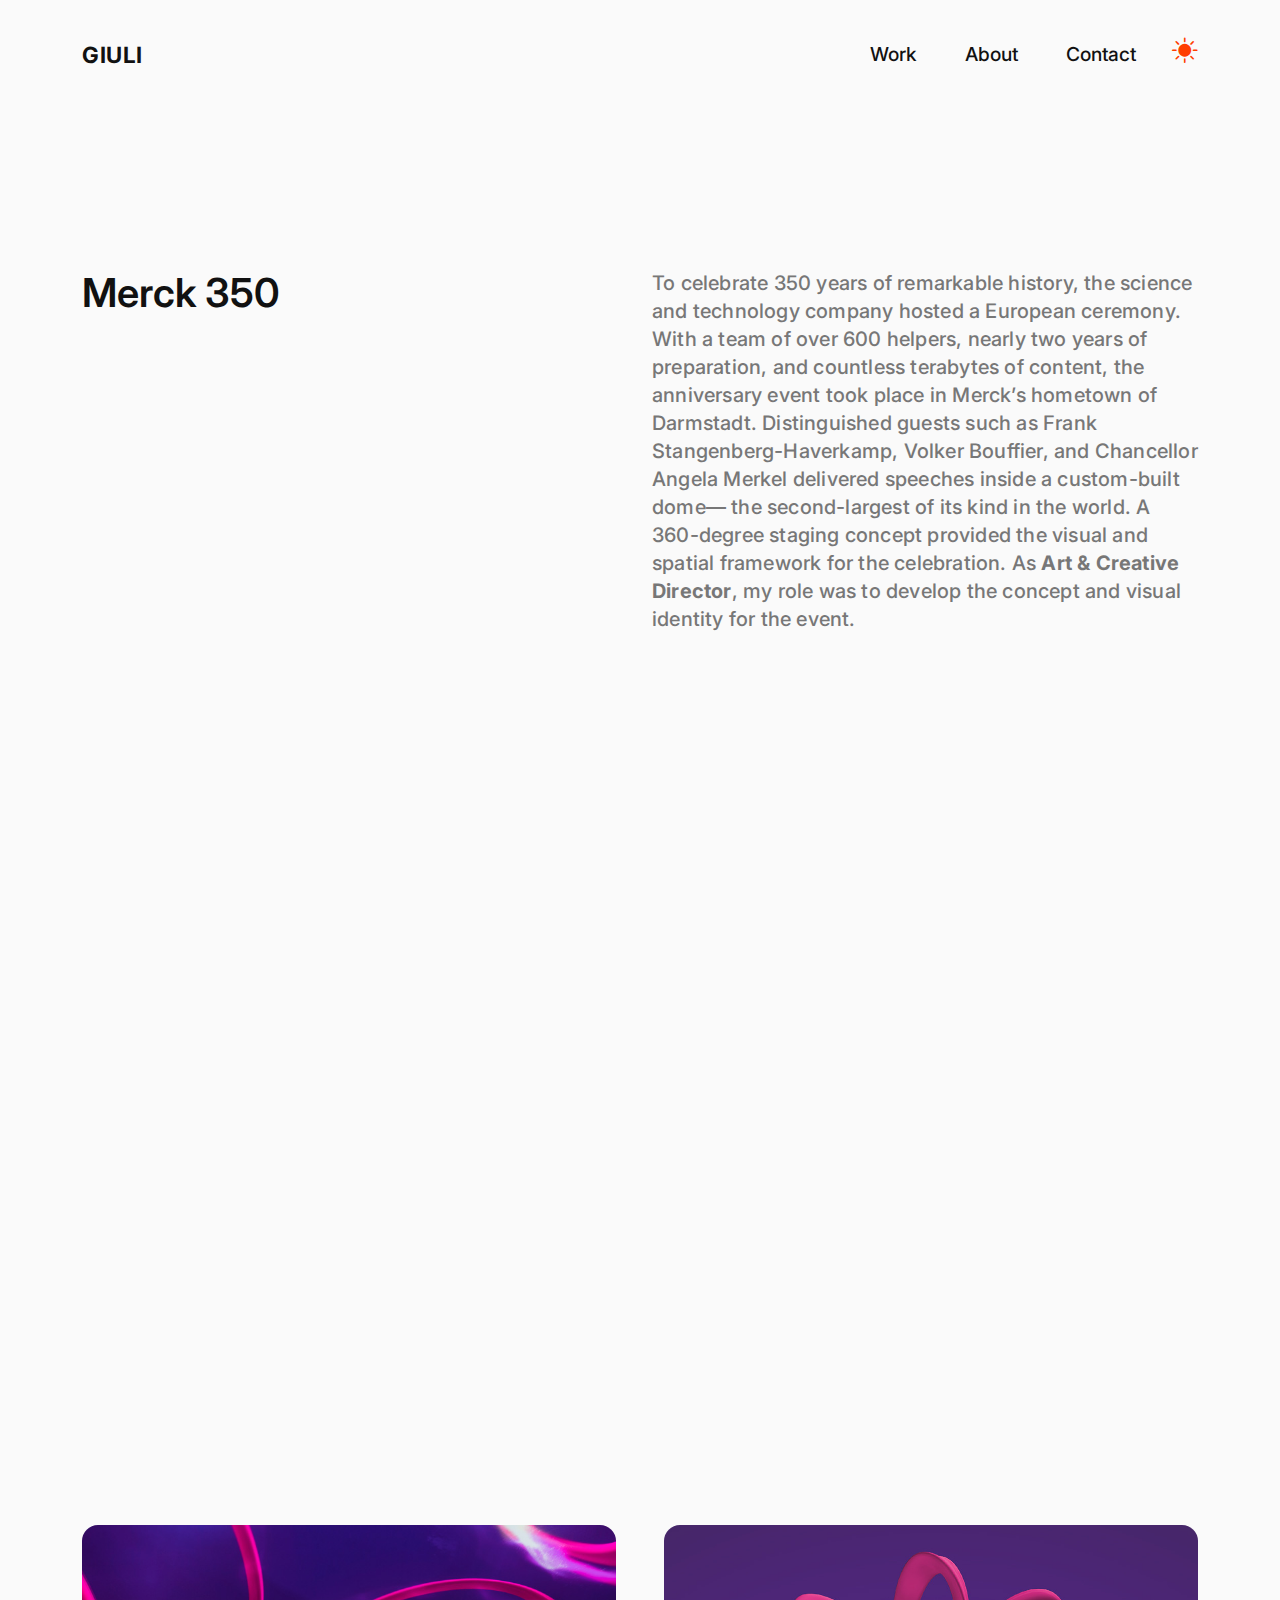
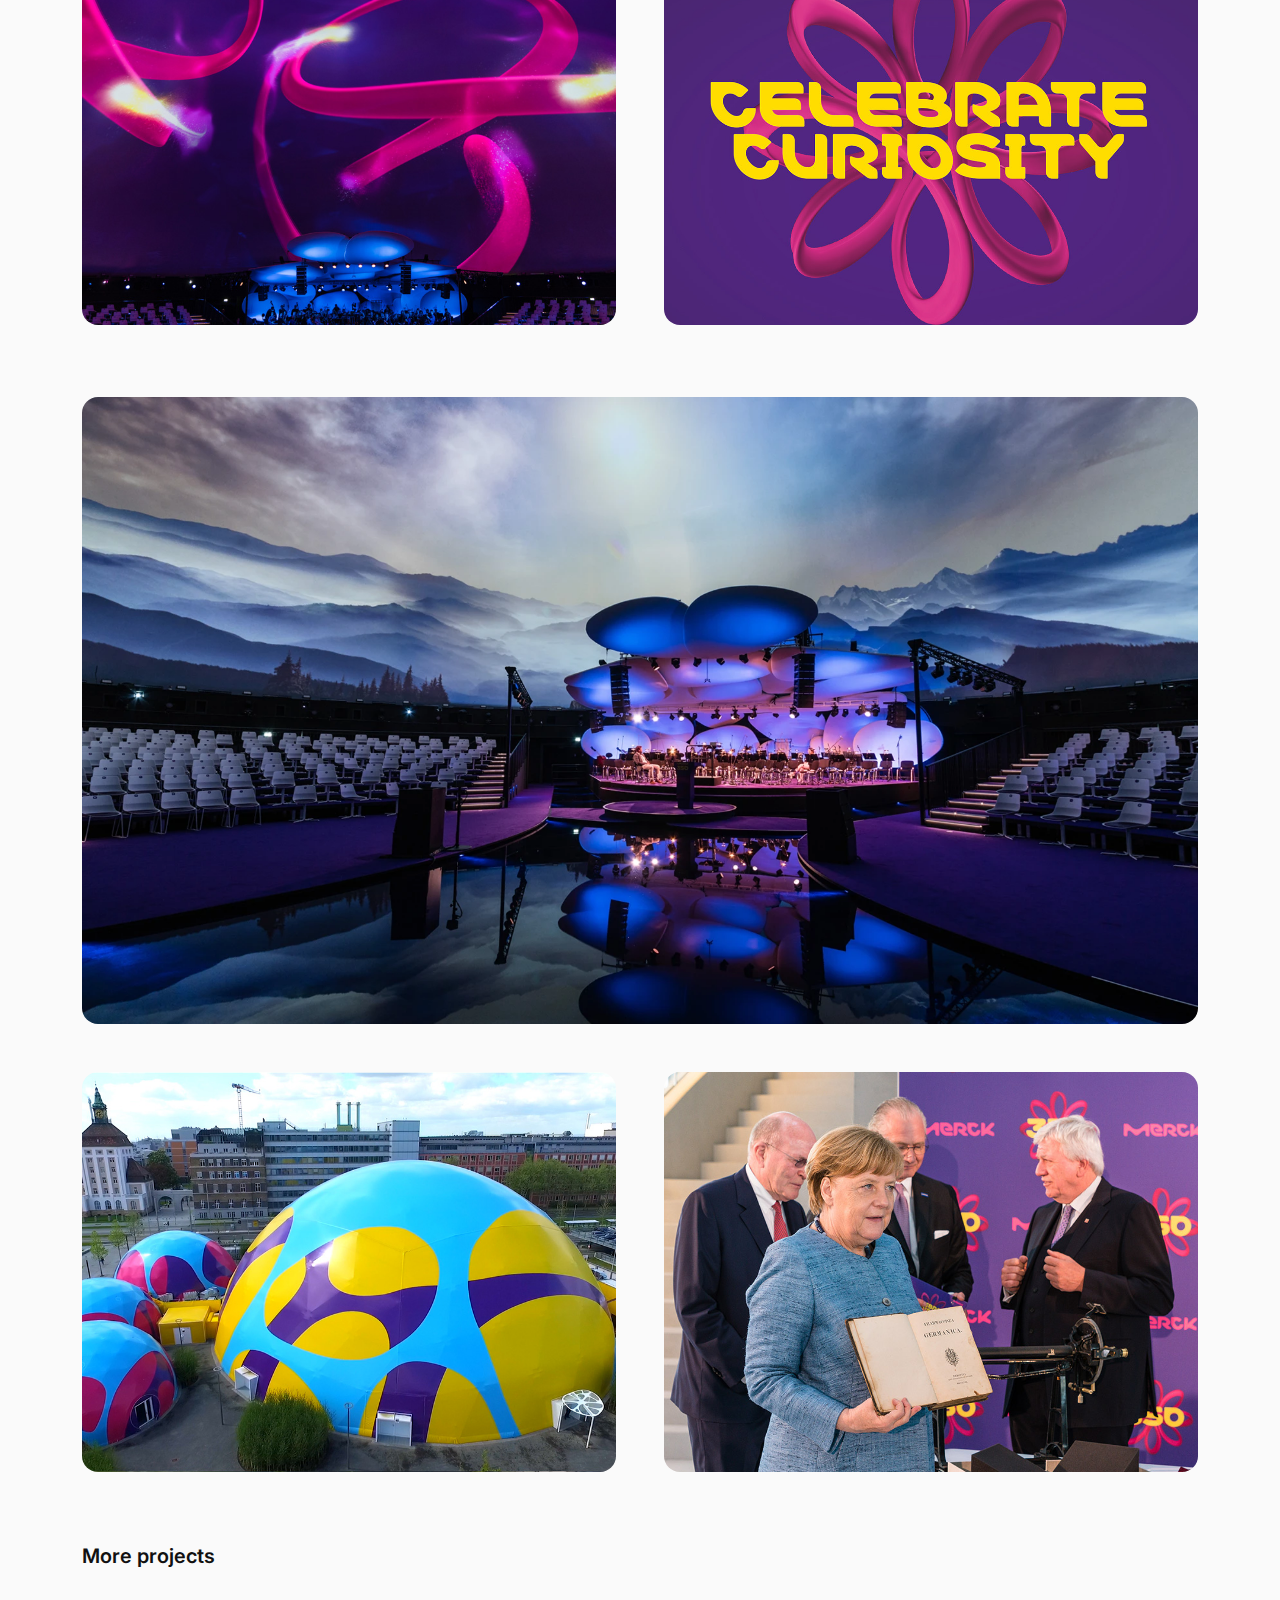
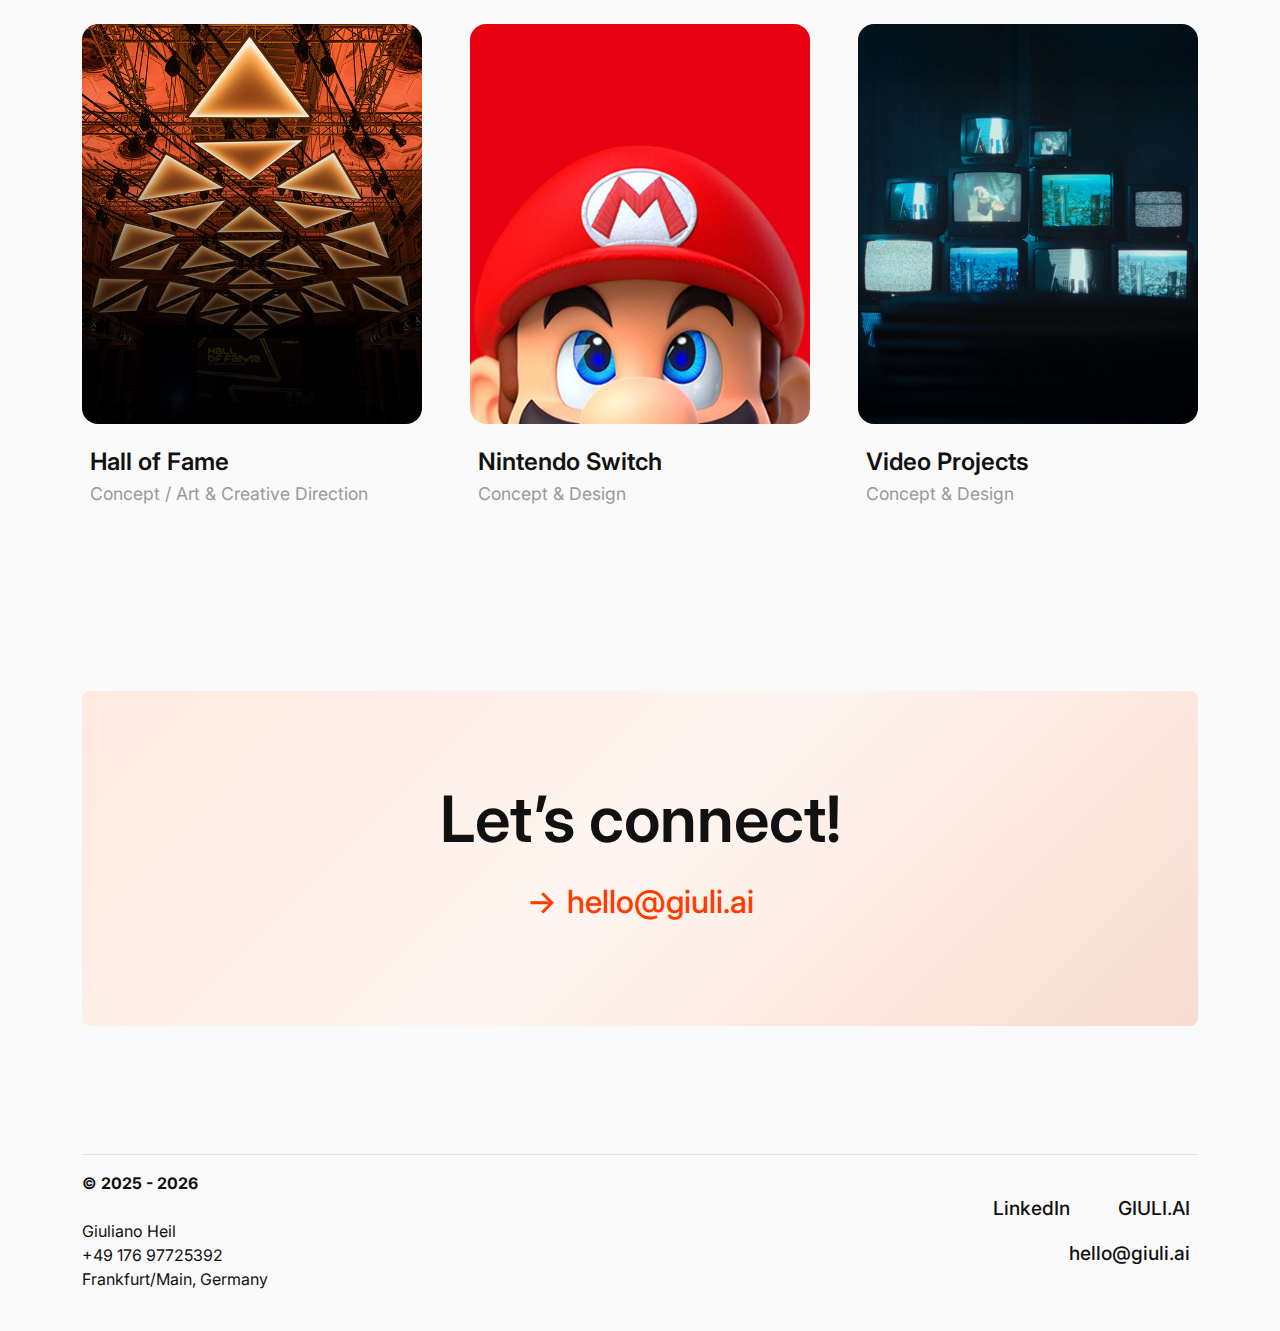
<file: merck350.html>
<!DOCTYPE html>
<html lang="de">

<head>
  <meta charset="UTF-8">
  <meta name="robots" content="noindex, nofollow" />
  <meta name="viewport" content="width=device-width, initial-scale=1.0">
  <title>Merck 350</title>
  <link href="https://cdn.jsdelivr.net/npm/bootstrap@5.3.2/dist/css/bootstrap.min.css" rel="stylesheet">
  <link href="https://fonts.googleapis.com/css2?family=Inter:wght@400;500;700&display=swap" rel="stylesheet">
  <link href="https://cdn.prod.website-files.com/686d5d2f89682cf0cb15f397/687e06ee43544a4aae4becd9_favicon.png"
    rel="shortcut icon" type="image/x-icon" />
  <!-- Bootstrap Icons -->
  <link rel="stylesheet" href="https://cdn.jsdelivr.net/npm/bootstrap-icons@1.11.1/font/bootstrap-icons.css" />
  <link href="css/style.css" rel="stylesheet">
</head>

<body>
  <!-- Navigation -->
  <nav class="navbar navbar-expand-lg">
    <div class="container">
      <a class="navbar-brand" href="index.html">GIULI</a>
      <span class="nav-item mobile">
        <a href="#" class="theme-toggle" id="theme-toggle"><i class="bi bi-sun-fill"></i></a>
      </span>
      <div class="collapse navbar-collapse justify-content-end noshow" id="navbarNav">
        <ul class="navbar-nav">
          <li class="nav-item">
            <a class="nav-link" href="index.html#work">Work</a>
          </li>
          <li class="nav-item">
            <a class="nav-link" href="index.html#about">About</a>
          </li>
          <li class="nav-item">
            <a class="nav-link" href="#contact">Contact</a>
          </li>
          <li class="nav-item">
            <a href="#" class="theme-toggle" id="theme-toggle-mobile"><i class="bi bi-sun-fill"></i></a>
          </li>
        </ul>
      </div>
    </div>
  </nav>



  <!-- Projekt -->
  <section class="project mb-8">
    <div class="container">
      <div class="row">
        <div class="col-md-6 col-sm-12">
          <h1 class="hl3 mb-5">Merck 350</h1>
        </div>
        <div class="col-md-6 col-sm-12">
          <h5 class="textstyle">
To celebrate 350 years of remarkable history, the science and technology company hosted a European ceremony. With a team of over 600 helpers, nearly two years of preparation, and countless terabytes of content, the anniversary event took place in Merck’s hometown of Darmstadt. Distinguished guests such as Frank Stangenberg-Haverkamp, Volker Bouffier, and Chancellor Angela Merkel delivered speeches inside a custom-built dome— the second-largest of its kind in the world. A 360-degree staging concept provided the visual and spatial framework for the celebration. As <strong>Art &amp; Creative Director</strong>, my role was to develop the concept and visual identity for the event.
          </h5>
        </div>
      </div>
    </div>
  </section>

  <!-- Ref1 -->
  <section class="mb-5">
    <div class="container">
      <div class="row">
        <div class="col-md-12 col-sm-12 ratio ratio-16x9">
          <iframe src="https://www.youtube.com/embed/-EpLhsmVYSg?si=iS7q6QlnS-enJCtL&amp;controls=0"
            title="YouTube video player" frameborder="0"
            allow="accelerometer; autoplay; clipboard-write; encrypted-media; gyroscope; picture-in-picture; web-share"
            referrerpolicy="strict-origin-when-cross-origin" allowfullscreen></iframe>
        </div>
      </div>
    </div>
  </section>

  <!-- Ref2 -->
  <section class="mb-5">
    <div class="container">
      <div class="row g-5">
        <div class="col-md-6 col-sm-12 noshow">
          <div class="project-card mb-4">
            <div class="project-image"
              style="background-image: url('images/m1.jpg'); background-size: cover; background-position: center; cursor: default !important;">
            </div>
          </div>
        </div>
        <div class="col-md-6 col-sm-12">
          <div class="project-card mb-4">
            <div class="project-image"
              style="background-image: url('images/m2.jpg'); background-size: cover; background-position: center; cursor: default !important;">
            </div>
          </div>
        </div>
      </div>
    </div>
  </section>

  <!-- Ref3 -->
  <section class="mb-5">
    <div class="container">
      <div class="row g-5">
        <div class="col-md-12 col-sm-12">
          <div><img src="images/m3.webp" alt="Gaming Masters Website" class="img-fluid rounded-4" />
          </div>
        </div>
      </div>
    </div>
  </section>

  <!-- Ref4 -->
  <section class="mb-5">
    <div class="container">
      <div class="row g-5">
        <div class="col-md-6 col-sm-12">
          <div class="project-card mb-4">
            <div class="project-image"
              style="background-image: url('images/m4.jpg'); background-size: cover; background-position: center; cursor: default !important;">
            </div>
          </div>
        </div>
        <div class="col-md-6 col-sm-12">
          <div class="project-card mb-4">
            <div class="project-image"
              style="background-image: url('images/m5.jpg'); background-size: cover; background-position: center; cursor: default !important;">
            </div>
          </div>
        </div>
      </div>
    </div>
  </section>

  <!-- Featured Work Section -->
  <section class="featured-work mb-10" id="work">
    <div class="container">
      <div class="row mb-5">
        <div class="col-12">
          <h5 class="section-title">More projects</h5>
        </div>
      </div>

      <div class="row g-5">

        <div class="col-md-4 col-sm-12">
          <a href="hall-of-fame.html">
            <div class="project-card mb-4">
              <div class="project-image"
                style="background-image: url('images/7.jpg'); background-size: cover; background-position: center;">
              </div>
              <div class="project-info">
                <h4 class="project-title">Hall of Fame</h4>
                <p class="project-category">Concept / Art &amp Creative Direction</p>
              </div>
            </div>
          </a>
        </div>

        <div class="col-md-4 col-sm-12 noshow">
          <a href="nintendo-switch.html">
            <div class="project-card mb-4">
              <div class="project-image"
                style="background-image: url('images/8.jpg'); background-size: cover; background-position: center;">
              </div>
              <div class="project-info">
                <h4 class="project-title">Nintendo Switch</h4>
                <p class="project-category">Concept &amp; Design</p>
              </div>
            </div>
          </a>
        </div>

        <div class="col-md-4 col-sm-12 noshow">
          <a href="video-projects.html">
            <div class="project-card mb-4">
              <div class="project-image"
                style="background-image: url('images/9.jpg'); background-size: cover; background-position: center;">
              </div>
              <div class="project-info">
                <h4 class="project-title">Video Projects</h4>
                <p class="project-category">Concept &amp; Design</p>
              </div>
            </div>
          </a>
        </div>



      </div>
    </div>
  </section>




  <!-- Contact -->
  <section id="contact" class="mb-8">
    <div class="container">
      <div class="contact text-center rounded-3">
        <h1 class="display-3 hl1 noshow" style="margin-bottom: 0.5em;">Let’s connect!</h1>
        <h2>
          <a href="mailto:hello@giuli.ai" target="_blank" class="link">
            <span class="arrow">→</span> hello@giuli.ai
          </a>
        </h2>
      </div>
    </div>
  </section>

  <section class="footer">
    <footer>
      <div class="container">
        <footer class="d-flex flex-wrap justify-content-between align-items-center py-3 my-4 border-top">
          <p class="col-md-4 mb-0"><strong>© 2025 - 2026<br><br></strong>Giuliano Heil<br> +49 176 97725392<br>
            Frankfurt/Main, Germany
          </p>
          <ul class="nav col-md-4 justify-content-end noshow">
            <li class="nav-item"><a href="https://www.linkedin.com/in/giuliano-heil/" target="_blank"
                class="px-2 nav-link">LinkedIn</a></li>
            <li class="nav-item"><a href="https://www.giuli.ai" target="_blank" class="px-2 nav-link">GIULI.AI</a></li>
            <li class="nav-item"><a href="mailto:hello@giuli.ai" target="_blank"
                class="px-2 nav-link">hello@giuli.ai</a></li>
          </ul>
        </footer>
      </div>
    </footer>
  </section>



  <script src="https://cdn.jsdelivr.net/npm/bootstrap@5.3.2/dist/js/bootstrap.bundle.min.js"></script>
  <script>
    const root = document.documentElement;
    const toggles = [
      document.getElementById('theme-toggle'),
      document.getElementById('theme-toggle-mobile')
    ].filter(Boolean); // Entfernt null-Werte, falls einer der Buttons nicht existiert

    // Aktuelles Theme aus localStorage laden (optional)
    const currentTheme = localStorage.getItem('theme') || 'light';
    root.setAttribute('data-theme', currentTheme);

    // Funktion zum Umschalten
    function toggleTheme() {
      const newTheme = root.getAttribute('data-theme') === 'light' ? 'dark' : 'light';
      root.setAttribute('data-theme', newTheme);
      localStorage.setItem('theme', newTheme);
    }

    // Event-Listener für alle vorhandenen Buttons hinzufügen
    toggles.forEach(btn => btn.addEventListener('click', toggleTheme));
  </script>
</body>

</html>
</file>
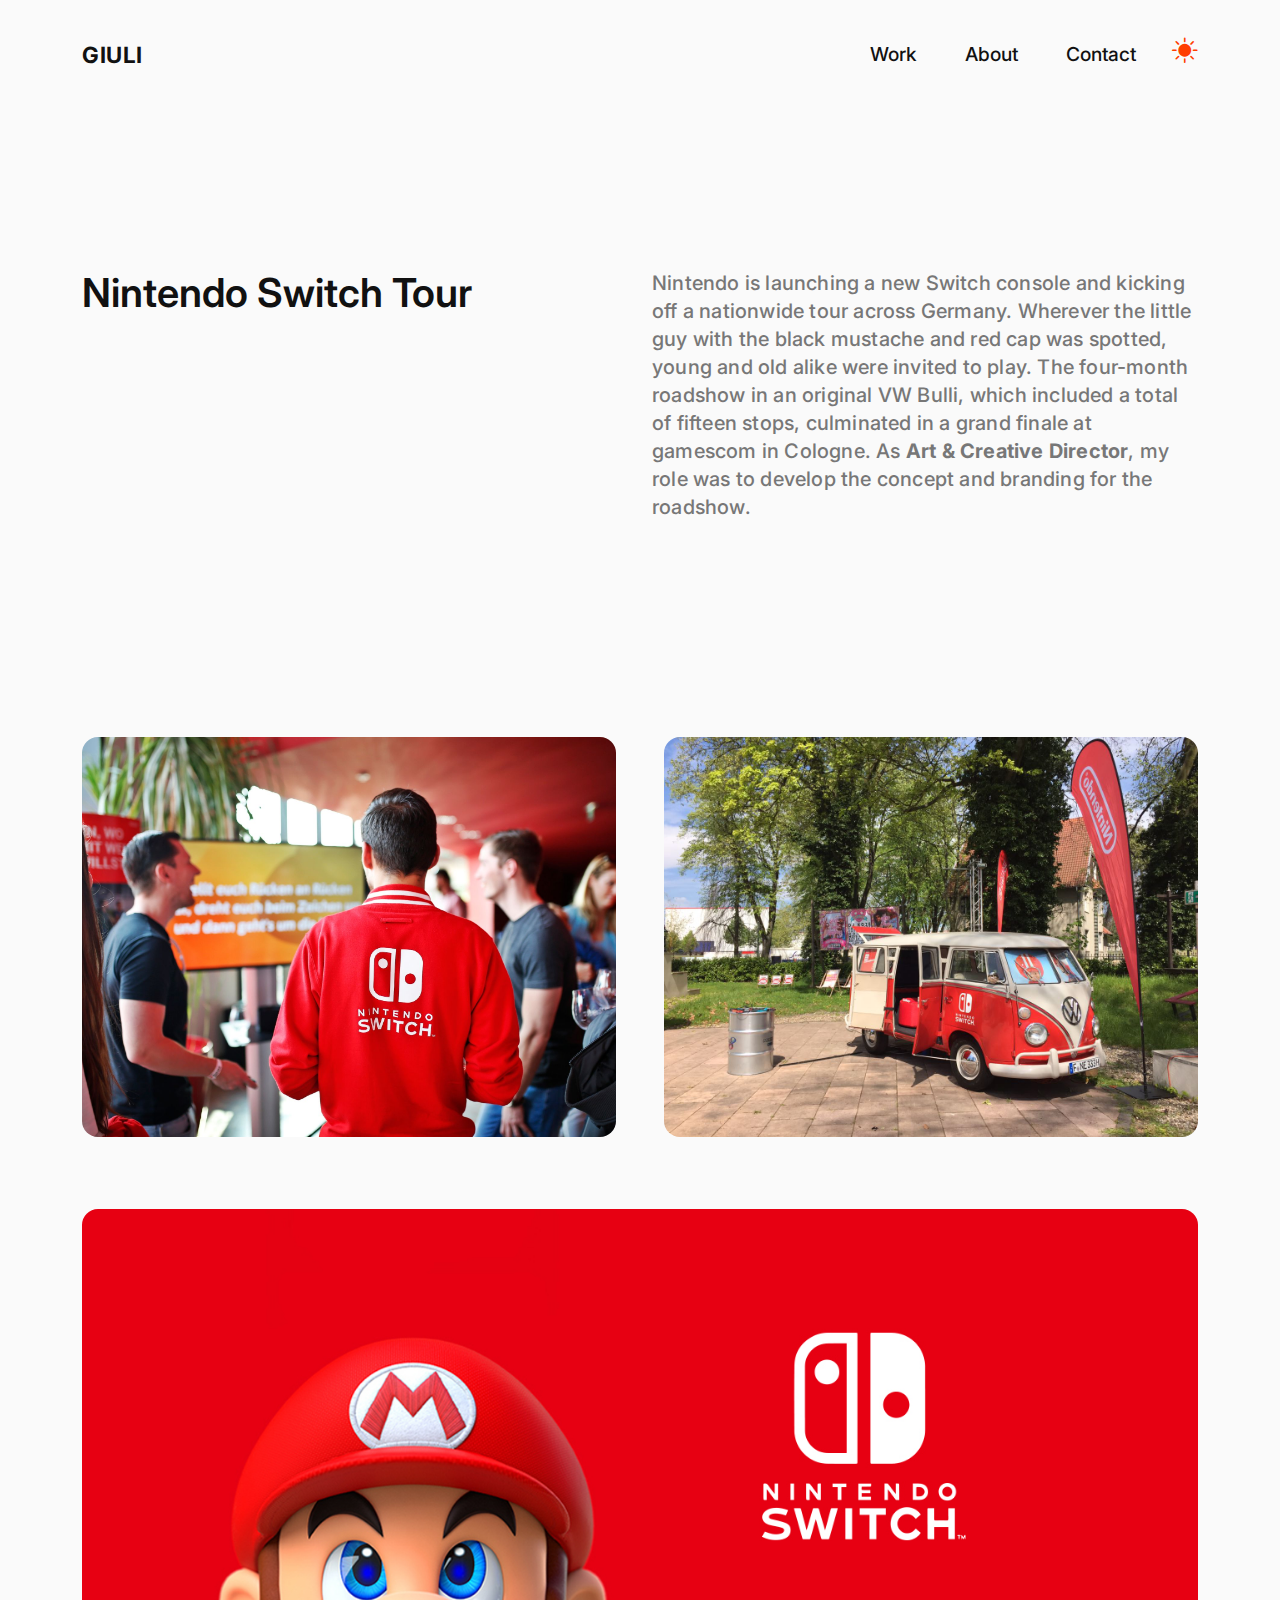
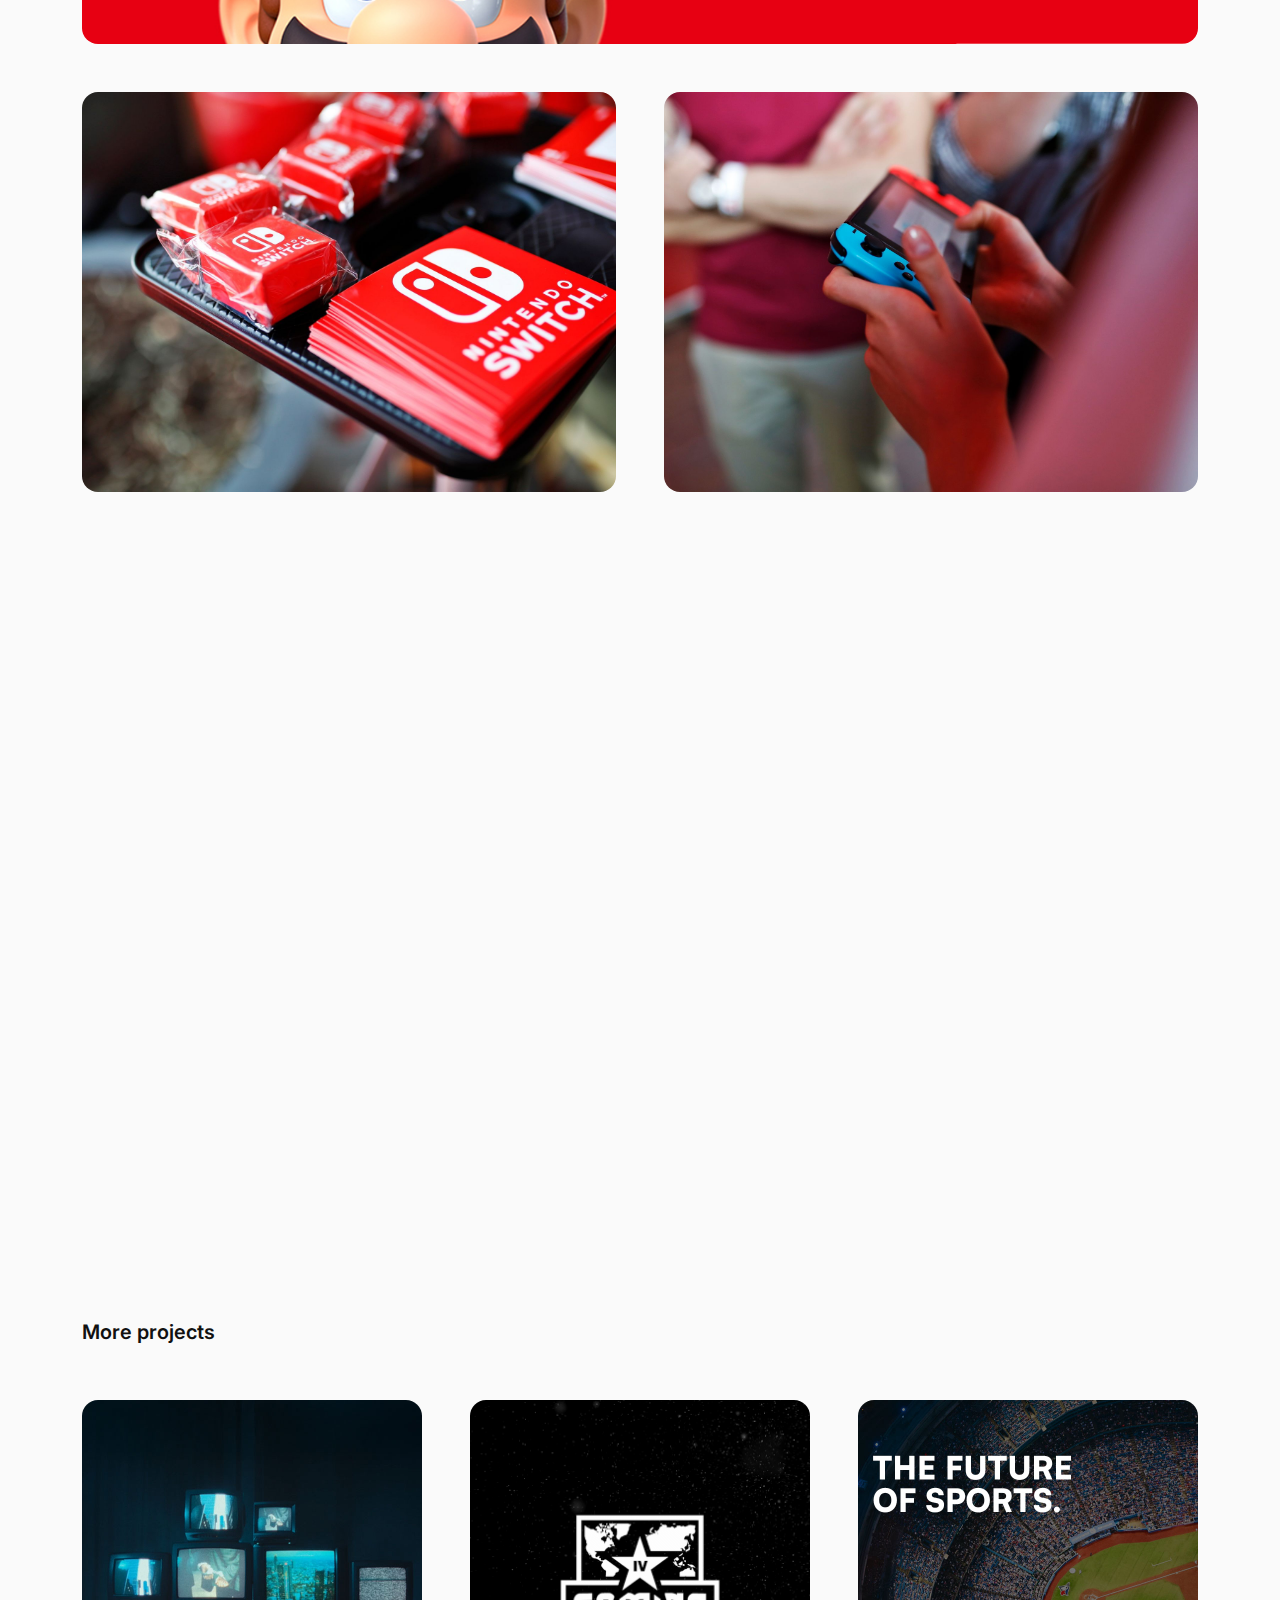
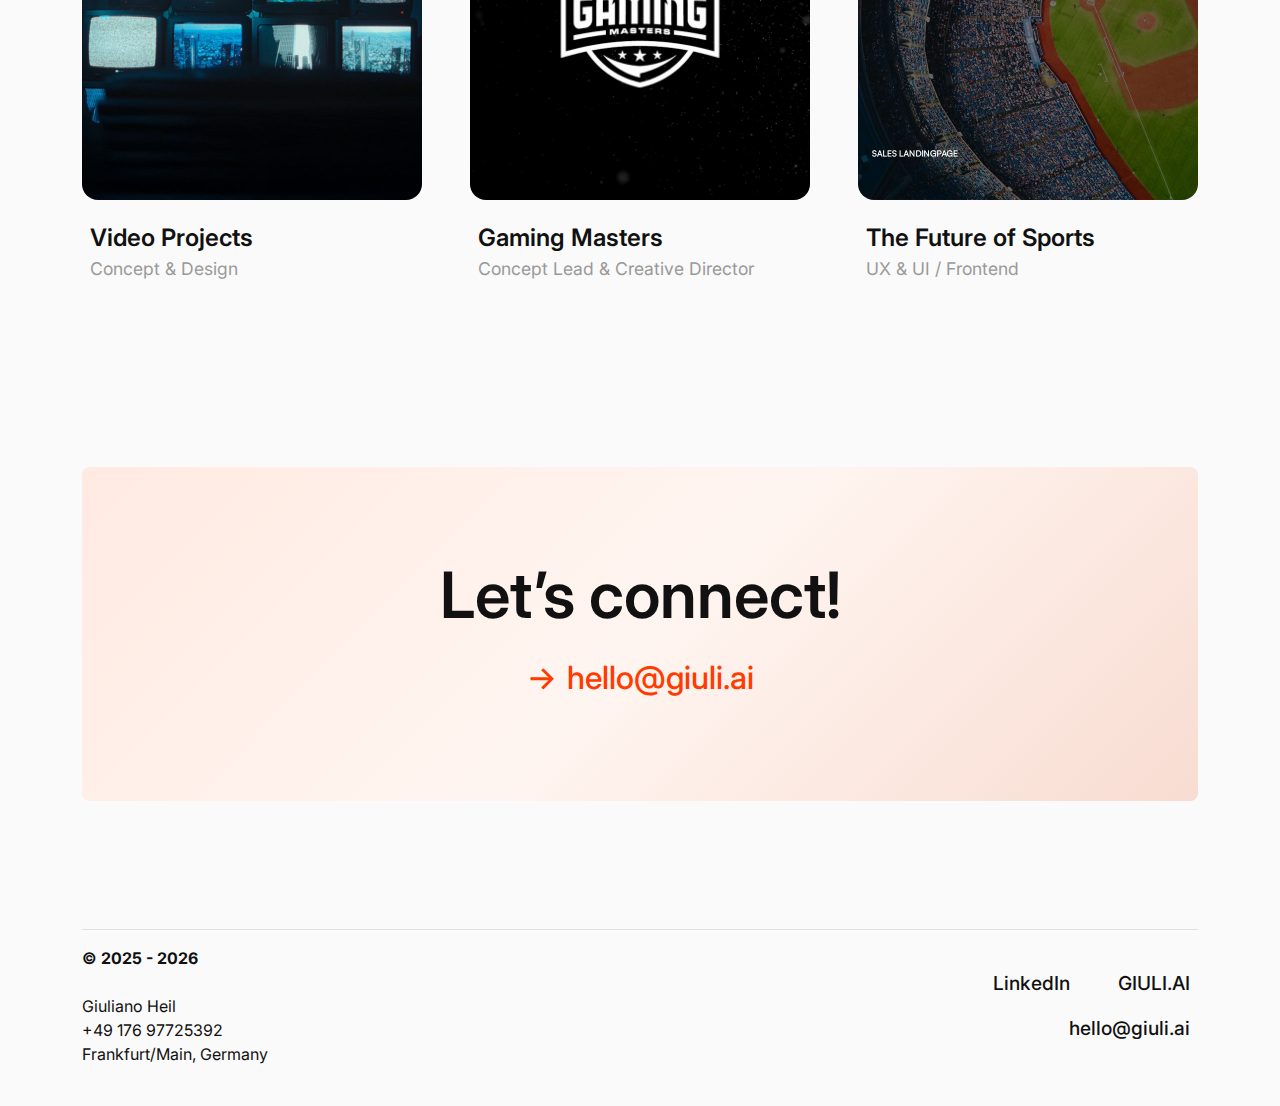
<file: nintendo-switch.html>
<!DOCTYPE html>
<html lang="de">

<head>
  <meta charset="UTF-8">
  <meta name="robots" content="noindex, nofollow" />
  <meta name="viewport" content="width=device-width, initial-scale=1.0">
  <title>Nintendo Switch</title>
  <link href="https://cdn.jsdelivr.net/npm/bootstrap@5.3.2/dist/css/bootstrap.min.css" rel="stylesheet">
  <link href="https://fonts.googleapis.com/css2?family=Inter:wght@400;500;700&display=swap" rel="stylesheet">
  <link href="https://cdn.prod.website-files.com/686d5d2f89682cf0cb15f397/687e06ee43544a4aae4becd9_favicon.png"
    rel="shortcut icon" type="image/x-icon" />
  <!-- Bootstrap Icons -->
  <link rel="stylesheet" href="https://cdn.jsdelivr.net/npm/bootstrap-icons@1.11.1/font/bootstrap-icons.css" />
  <link href="css/style.css" rel="stylesheet">
</head>

<body>
  <!-- Navigation -->
  <nav class="navbar navbar-expand-lg">
    <div class="container">
      <a class="navbar-brand" href="index.html">GIULI</a>
      <span class="nav-item mobile">
        <a href="#" class="theme-toggle" id="theme-toggle"><i class="bi bi-sun-fill"></i></a>
      </span>
      <div class="collapse navbar-collapse justify-content-end noshow" id="navbarNav">
        <ul class="navbar-nav">
          <li class="nav-item">
            <a class="nav-link" href="index.html#work">Work</a>
          </li>
          <li class="nav-item">
            <a class="nav-link" href="index.html#about">About</a>
          </li>
          <li class="nav-item">
            <a class="nav-link" href="#contact">Contact</a>
          </li>
          <li class="nav-item">
            <a href="#" class="theme-toggle" id="theme-toggle-mobile"><i class="bi bi-sun-fill"></i></a>
          </li>
        </ul>
      </div>
    </div>
  </nav>



  <!-- Projekt -->
  <section class="project mb-8">
    <div class="container">
      <div class="row">
        <div class="col-md-6 col-sm-12">
          <h1 class="hl3 mb-5">Nintendo Switch Tour</h1>
        </div>
        <div class="col-md-6 col-sm-12">
          <h5 class="textstyle">
Nintendo is launching a new Switch console and kicking off a nationwide tour across Germany. Wherever the little guy with the black mustache and red cap was spotted, young and old alike were invited to play. The four-month roadshow in an original VW Bulli, which included a total of fifteen stops, culminated in a grand finale at gamescom in Cologne. As <strong>Art &amp; Creative Director</strong>, my role was to develop the concept and branding for the roadshow.
          </h5>
        </div>
      </div>
    </div>
  </section>


  <!-- Ref2 -->
  <section class="mb-5">
    <div class="container">
      <div class="row g-5">
        <div class="col-md-6 col-sm-12 noshow">
          <div class="project-card mb-4">
            <div class="project-image"
              style="background-image: url('images/n1.jpg'); background-size: cover; background-position: center; cursor: default !important;">
            </div>
          </div>
        </div>
        <div class="col-md-6 col-sm-12">
          <div class="project-card mb-4">
            <div class="project-image"
              style="background-image: url('images/n2.jpg'); background-size: cover; background-position: center; cursor: default !important;">
            </div>
          </div>
        </div>
      </div>
    </div>
  </section>

  <!-- Ref3 -->
  <section class="mb-5">
    <div class="container">
      <div class="row g-5">
        <div class="col-md-12 col-sm-12">
          <div><img src="images/n3.jpg" alt="Gaming Masters Website" class="img-fluid rounded-4" />
          </div>
        </div>
      </div>
    </div>
  </section>

  <!-- Ref4 -->
  <section class="mb-5">
    <div class="container">
      <div class="row g-5">
        <div class="col-md-6 col-sm-12">
          <div class="project-card mb-4">
            <div class="project-image"
              style="background-image: url('images/n4.jpg'); background-size: cover; background-position: center; cursor: default !important;">
            </div>
          </div>
        </div>
        <div class="col-md-6 col-sm-12">
          <div class="project-card mb-4">
            <div class="project-image"
              style="background-image: url('images/n5.jpg'); background-size: cover; background-position: center; cursor: default !important;">
            </div>
          </div>
        </div>
      </div>
    </div>
  </section>

  <!-- Ref6 -->
  <section class="mb-8">
    <div class="container">
      <div class="row">
        <div class="col-md-12 col-sm-12 ratio ratio-16x9">
          <iframe width="100%" height="768"
            src="https://www.youtube.com/embed/Vasx77p-aJ4?si=1R4Npfx39eEIoXiO&amp;controls=0"
            title="YouTube video player" frameborder="0"
            allow="accelerometer; autoplay; clipboard-write; encrypted-media; gyroscope; picture-in-picture; web-share"
            referrerpolicy="strict-origin-when-cross-origin" allowfullscreen></iframe>
        </div>
      </div>
    </div>
  </section>

  <!-- Featured Work Section -->
  <section class="featured-work mb-10" id="work">
    <div class="container">
      <div class="row mb-5">
        <div class="col-12">
          <h5 class="section-title">More projects</h5>
        </div>
      </div>

      <div class="row g-5">

        <div class="col-md-4 col-sm-12 noshow">
          <a href="video-projects.html">
            <div class="project-card mb-4">
              <div class="project-image"
                style="background-image: url('images/9.jpg'); background-size: cover; background-position: center;">
              </div>
              <div class="project-info">
                <h4 class="project-title">Video Projects</h4>
                <p class="project-category">Concept &amp; Design</p>
              </div>
            </div>
          </a>
        </div>

        <div class="col-md-4 col-sm-12">
          <a href="gaming-masters.html">
            <div class="project-card mb-4">
              <div class="project-image"
                style="background-image: url('images/1.gif'); background-size: cover; background-position: center;">
              </div>
              <div class="project-info">
                <h4 class="project-title">Gaming Masters</h4>
                <p class="project-category">Concept Lead &amp; Creative Director</p>
              </div>
            </div>
          </a>
        </div>

                <div class="col-md-4 col-sm-12">
          <a href="the-future-of-sports.html">
            <div class="project-card mb-4">
              <div class="project-image"
                style="background-image: url('images/2.jpg'); background-size: cover; background-position: center;">
              </div>
              <div class="project-info">
                <h4 class="project-title">The Future of Sports</h4>
                <p class="project-category">UX &amp; UI / Frontend</p>
              </div>
            </div>
          </a>
        </div>



      </div>
    </div>
  </section>




  <!-- Contact -->
  <section id="contact" class="mb-8">
    <div class="container">
      <div class="contact text-center rounded-3">
        <h1 class="display-3 hl1 noshow" style="margin-bottom: 0.5em;">Let’s connect!</h1>
        <h2>
          <a href="mailto:hello@giuli.ai" target="_blank" class="link">
            <span class="arrow">→</span> hello@giuli.ai
          </a>
        </h2>
      </div>
    </div>
  </section>

  <section class="footer">
    <footer>
      <div class="container">
        <footer class="d-flex flex-wrap justify-content-between align-items-center py-3 my-4 border-top">
          <p class="col-md-4 mb-0"><strong>© 2025 - 2026<br><br></strong>Giuliano Heil<br> +49 176 97725392<br>
            Frankfurt/Main, Germany
          </p>
          <ul class="nav col-md-4 justify-content-end noshow">
            <li class="nav-item"><a href="https://www.linkedin.com/in/giuliano-heil/" target="_blank"
                class="px-2 nav-link">LinkedIn</a></li>
            <li class="nav-item"><a href="https://www.giuli.ai" target="_blank" class="px-2 nav-link">GIULI.AI</a></li>
            <li class="nav-item"><a href="mailto:hello@giuli.ai" target="_blank"
                class="px-2 nav-link">hello@giuli.ai</a></li>
          </ul>
        </footer>
      </div>
    </footer>
  </section>



  <script src="https://cdn.jsdelivr.net/npm/bootstrap@5.3.2/dist/js/bootstrap.bundle.min.js"></script>
  <script>
    const root = document.documentElement;
    const toggles = [
      document.getElementById('theme-toggle'),
      document.getElementById('theme-toggle-mobile')
    ].filter(Boolean); // Entfernt null-Werte, falls einer der Buttons nicht existiert

    // Aktuelles Theme aus localStorage laden (optional)
    const currentTheme = localStorage.getItem('theme') || 'light';
    root.setAttribute('data-theme', currentTheme);

    // Funktion zum Umschalten
    function toggleTheme() {
      const newTheme = root.getAttribute('data-theme') === 'light' ? 'dark' : 'light';
      root.setAttribute('data-theme', newTheme);
      localStorage.setItem('theme', newTheme);
    }

    // Event-Listener für alle vorhandenen Buttons hinzufügen
    toggles.forEach(btn => btn.addEventListener('click', toggleTheme));
  </script>
</body>

</html>
</file>
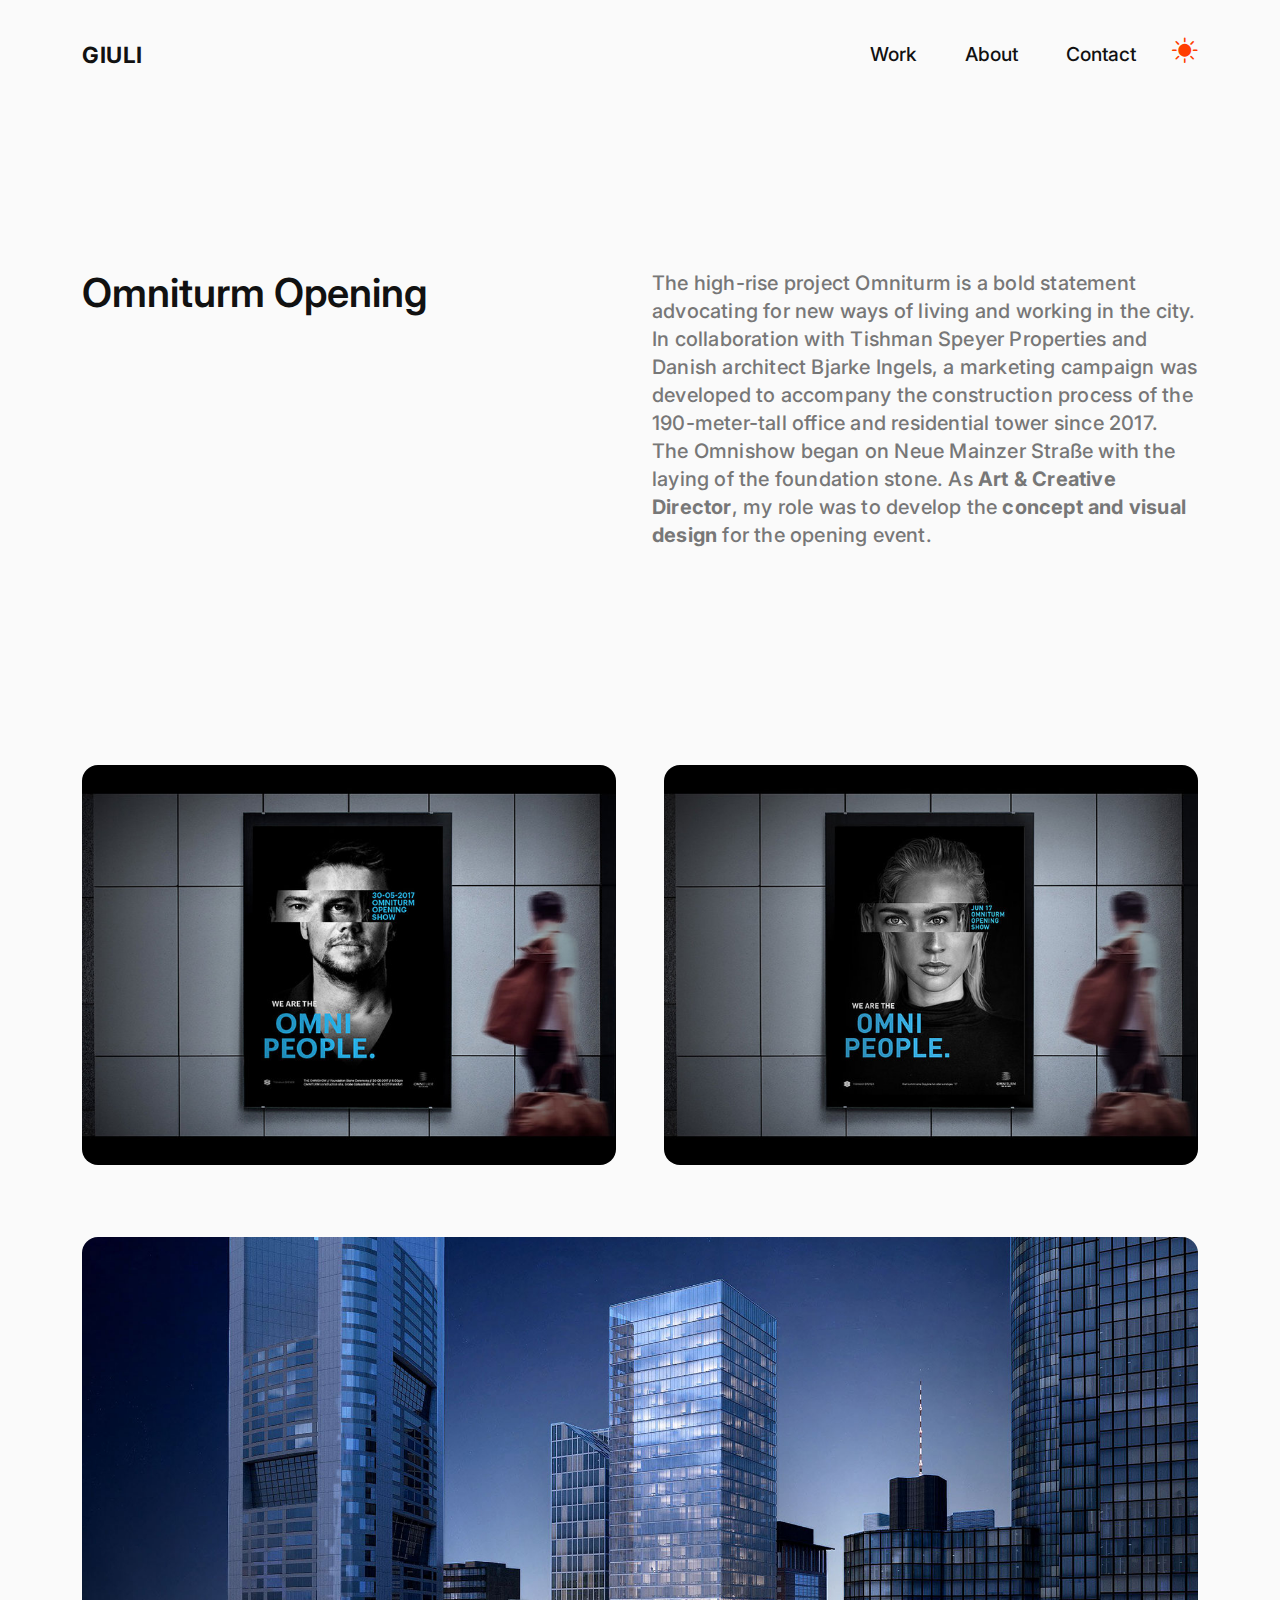
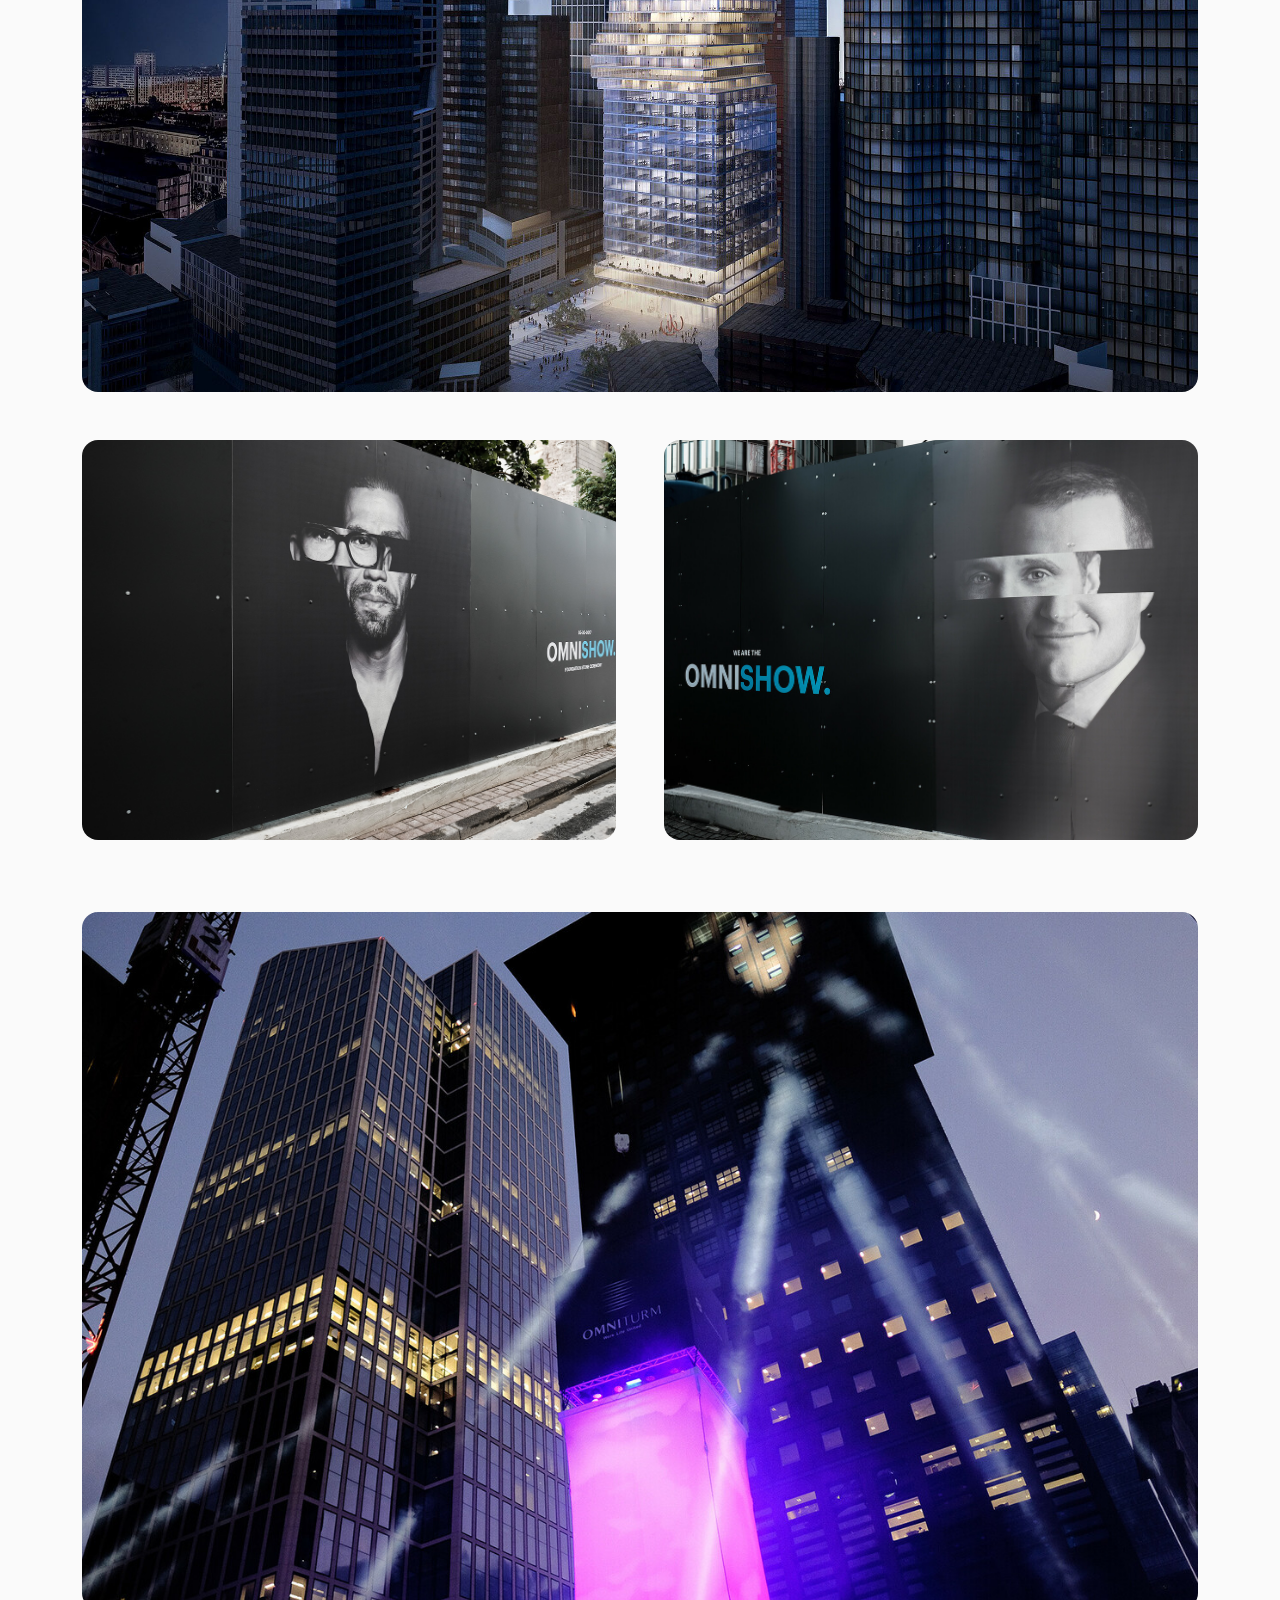
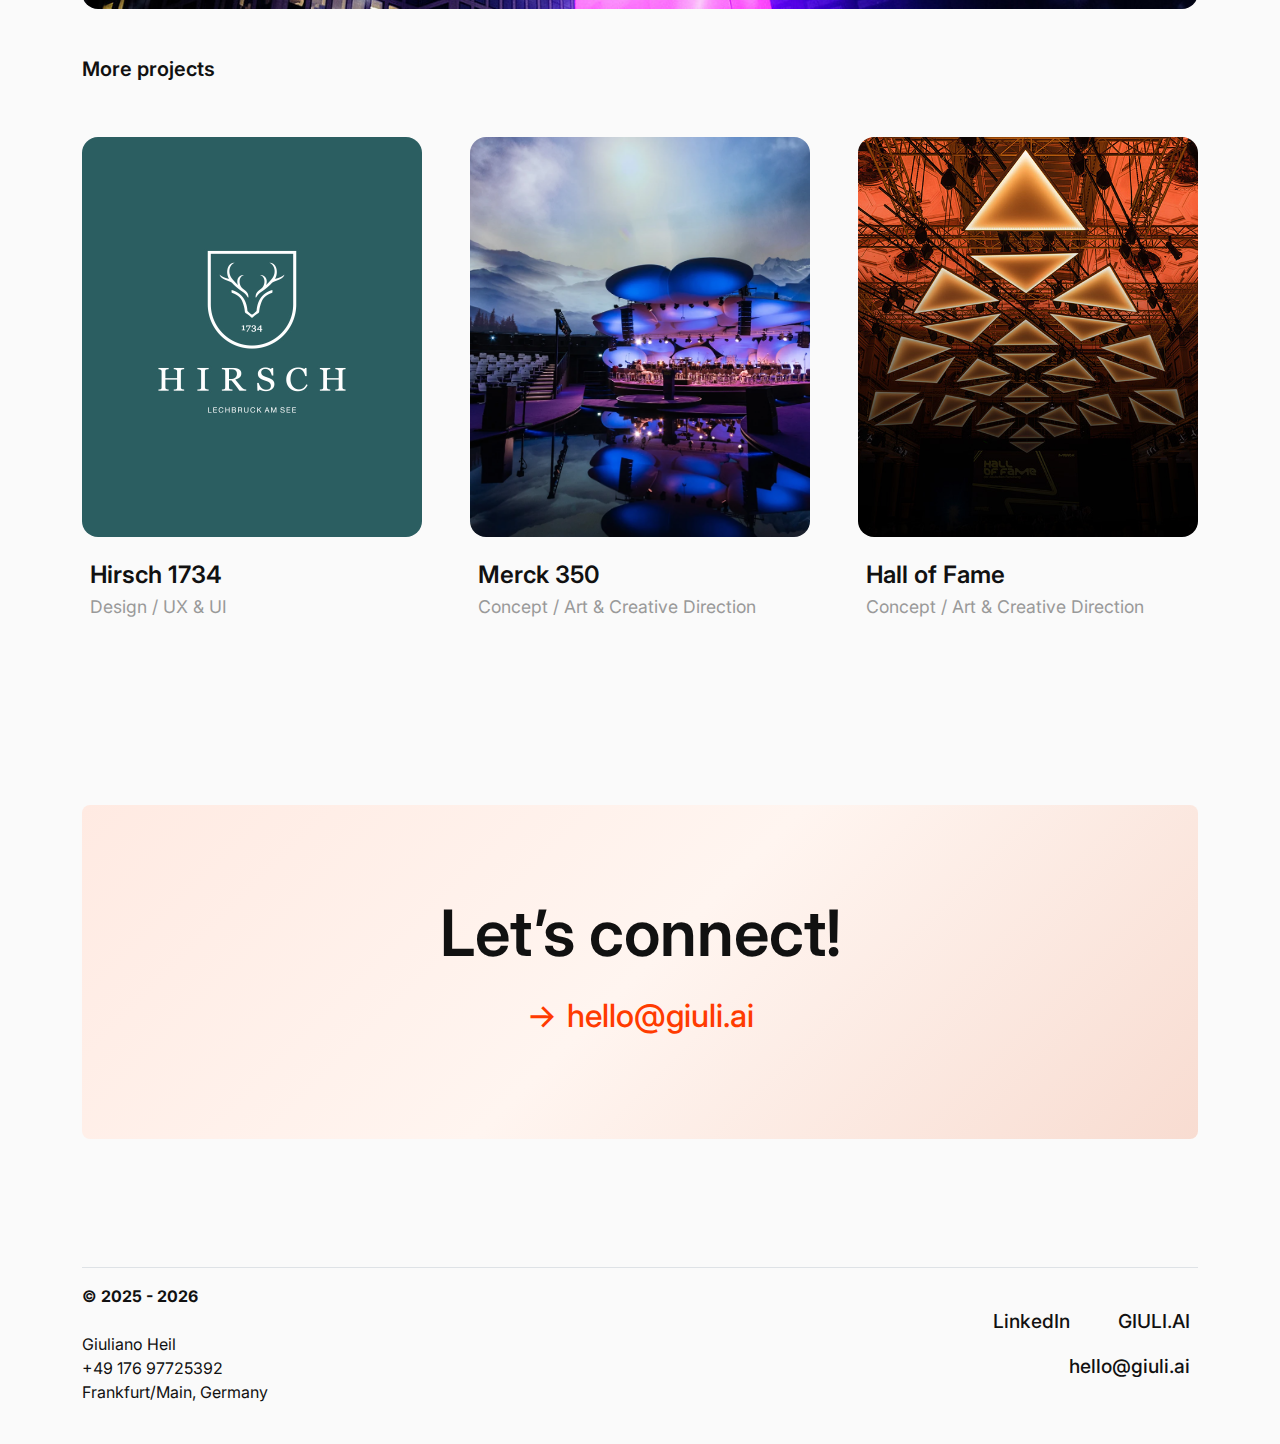
<file: omniturm.html>
<!DOCTYPE html>
<html lang="de">

<head>
  <meta charset="UTF-8">
  <meta name="robots" content="noindex, nofollow" />
  <meta name="viewport" content="width=device-width, initial-scale=1.0">
  <title>Omniturm</title>
  <link href="https://cdn.jsdelivr.net/npm/bootstrap@5.3.2/dist/css/bootstrap.min.css" rel="stylesheet">
  <link href="https://fonts.googleapis.com/css2?family=Inter:wght@400;500;700&display=swap" rel="stylesheet">
  <link href="https://cdn.prod.website-files.com/686d5d2f89682cf0cb15f397/687e06ee43544a4aae4becd9_favicon.png"
    rel="shortcut icon" type="image/x-icon" />
  <!-- Bootstrap Icons -->
  <link rel="stylesheet" href="https://cdn.jsdelivr.net/npm/bootstrap-icons@1.11.1/font/bootstrap-icons.css" />
  <link href="css/style.css" rel="stylesheet">
</head>

<body>
  <!-- Navigation -->
  <nav class="navbar navbar-expand-lg">
    <div class="container">
      <a class="navbar-brand" href="index.html">GIULI</a>
      <span class="nav-item mobile">
        <a href="#" class="theme-toggle" id="theme-toggle"><i class="bi bi-sun-fill"></i></a>
      </span>
      <div class="collapse navbar-collapse justify-content-end noshow" id="navbarNav">
        <ul class="navbar-nav">
          <li class="nav-item">
            <a class="nav-link" href="index.html#work">Work</a>
          </li>
          <li class="nav-item">
            <a class="nav-link" href="index.html#about">About</a>
          </li>
          <li class="nav-item">
            <a class="nav-link" href="#contact">Contact</a>
          </li>
          <li class="nav-item">
            <a href="#" class="theme-toggle" id="theme-toggle-mobile"><i class="bi bi-sun-fill"></i></a>
          </li>
        </ul>
      </div>
    </div>
  </nav>



  <!-- Projekt -->
  <section class="project mb-8">
    <div class="container">
      <div class="row">
        <div class="col-md-6 col-sm-12">
          <h1 class="hl3 mb-5">Omniturm Opening</h1>
        </div>
        <div class="col-md-6 col-sm-12">
          <h5 class="textstyle">
            The high-rise project Omniturm is a bold statement advocating for new ways of living and working in the
            city. In collaboration with Tishman Speyer Properties and Danish architect Bjarke Ingels, a marketing
            campaign was developed to accompany the construction process of the 190-meter-tall office and residential
            tower since 2017. The Omnishow began on Neue Mainzer Straße with the laying of the foundation stone.
            As<strong> Art &amp; Creative Director</strong>, my role was to develop the <strong>concept and visual
              design</strong> for the opening event.
          </h5>
        </div>
      </div>
    </div>
  </section>

  <!-- Ref2 -->
  <section class="mb-5">
    <div class="container">
      <div class="row g-5">
        <div class="col-md-6 col-sm-12 noshow">
          <div class="project-card mb-4">
            <div class="project-image"
              style="background-image: url('images/om1.jpg'); background-size: cover; background-position: center; cursor: default !important;">
            </div>
          </div>
        </div>
        <div class="col-md-6 col-sm-12">
          <div class="project-card mb-4">
            <div class="project-image"
              style="background-image: url('images/om2.jpg'); background-size: cover; background-position: center; cursor: default !important;">
            </div>
          </div>
        </div>
      </div>
    </div>
  </section>

  <!-- Ref3 -->
  <section class="mb-5">
    <div class="container">
      <div class="row g-5">
        <div class="col-md-12 col-sm-12">
          <div><img src="images/om3.jpg" alt="Gaming Masters Website" class="img-fluid rounded-4" />
          </div>
        </div>
      </div>
    </div>
  </section>

  <!-- Ref4 -->
  <section class="mb-5">
    <div class="container">
      <div class="row g-5">
        <div class="col-md-6 col-sm-12">
          <div class="project-card mb-4">
            <div class="project-image"
              style="background-image: url('images/om4.jpg'); background-size: cover; background-position: center; cursor: default !important;">
            </div>
          </div>
        </div>
        <div class="col-md-6 col-sm-12">
          <div class="project-card mb-4">
            <div class="project-image"
              style="background-image: url('images/om5.jpg'); background-size: cover; background-position: center; cursor: default !important;">
            </div>
          </div>
        </div>
      </div>
    </div>
  </section>

  <!-- Ref5 -->
  <section class="mb-5 noshow">
    <div class="container">
      <div class="row g-5">
        <div class="col-md-12 col-sm-12">
          <div><img src="images/om6.jpg" alt="Gaming Masters Website" class="img-fluid rounded-4" />
          </div>
        </div>
      </div>
    </div>
  </section>


  <!-- Featured Work Section -->
  <section class="featured-work mb-10" id="work">
    <div class="container">
      <div class="row mb-5">
        <div class="col-12">
          <h5 class="section-title">More projects</h5>
        </div>
      </div>

      <div class="row g-5">

        <div class="col-md-4 col-sm-12 noshow">
          <a href="hirsch.html">
            <div class="project-card mb-4">
              <div class="project-image"
                style="background-image: url('images/5.jpg'); background-size: cover; background-position: center;">
              </div>
              <div class="project-info">
                <h4 class="project-title">Hirsch 1734</h4>
                <p class="project-category">Design / UX &amp; UI</p>
              </div>
            </div>
          </a>
        </div>

        <div class="col-md-4 col-sm-12">
          <a href="merck350.html">
            <div class="project-card mb-4">
              <div class="project-image"
                style="background-image: url('images/6.webp'); background-size: cover; background-position: center;">
              </div>
              <div class="project-info">
                <h4 class="project-title">Merck 350</h4>
                <p class="project-category">Concept / Art &amp; Creative Direction</p>
              </div>
            </div>
          </a>
        </div>

        <div class="col-md-4 col-sm-12 noshow">
          <a href="hall-of-fame.html">
            <div class="project-card mb-4">
              <div class="project-image"
                style="background-image: url('images/7.jpg'); background-size: cover; background-position: center;">
              </div>
              <div class="project-info">
                <h4 class="project-title">Hall of Fame</h4>
                <p class="project-category">Concept / Art &amp; Creative Direction</p>
              </div>
            </div>
          </a>
        </div>



      </div>
    </div>
  </section>




  <!-- Contact -->
  <section id="contact" class="mb-8">
    <div class="container">
      <div class="contact text-center rounded-3">
        <h1 class="display-3 hl1 noshow" style="margin-bottom: 0.5em;">Let’s connect!</h1>
        <h2>
          <a href="mailto:hello@giuli.ai" target="_blank" class="link">
            <span class="arrow">→</span> hello@giuli.ai
          </a>
        </h2>
      </div>
    </div>
  </section>

  <section class="footer">
    <footer>
      <div class="container">
        <footer class="d-flex flex-wrap justify-content-between align-items-center py-3 my-4 border-top">
          <p class="col-md-4 mb-0"><strong>© 2025 - 2026<br><br></strong>Giuliano Heil<br> +49 176 97725392<br>
            Frankfurt/Main, Germany
          </p>
          <ul class="nav col-md-4 justify-content-end noshow">
            <li class="nav-item"><a href="https://www.linkedin.com/in/giuliano-heil/" target="_blank"
                class="px-2 nav-link">LinkedIn</a></li>
            <li class="nav-item"><a href="https://www.giuli.ai" target="_blank" class="px-2 nav-link">GIULI.AI</a></li>
            <li class="nav-item"><a href="mailto:hello@giuli.ai" target="_blank"
                class="px-2 nav-link">hello@giuli.ai</a></li>
          </ul>
        </footer>
      </div>
    </footer>
  </section>



  <script src="https://cdn.jsdelivr.net/npm/bootstrap@5.3.2/dist/js/bootstrap.bundle.min.js"></script>
  <script>
    const root = document.documentElement;
    const toggles = [
      document.getElementById('theme-toggle'),
      document.getElementById('theme-toggle-mobile')
    ].filter(Boolean); // Entfernt null-Werte, falls einer der Buttons nicht existiert

    // Aktuelles Theme aus localStorage laden (optional)
    const currentTheme = localStorage.getItem('theme') || 'light';
    root.setAttribute('data-theme', currentTheme);

    // Funktion zum Umschalten
    function toggleTheme() {
      const newTheme = root.getAttribute('data-theme') === 'light' ? 'dark' : 'light';
      root.setAttribute('data-theme', newTheme);
      localStorage.setItem('theme', newTheme);
    }

    // Event-Listener für alle vorhandenen Buttons hinzufügen
    toggles.forEach(btn => btn.addEventListener('click', toggleTheme));
  </script>
</body>

</html>
</file>
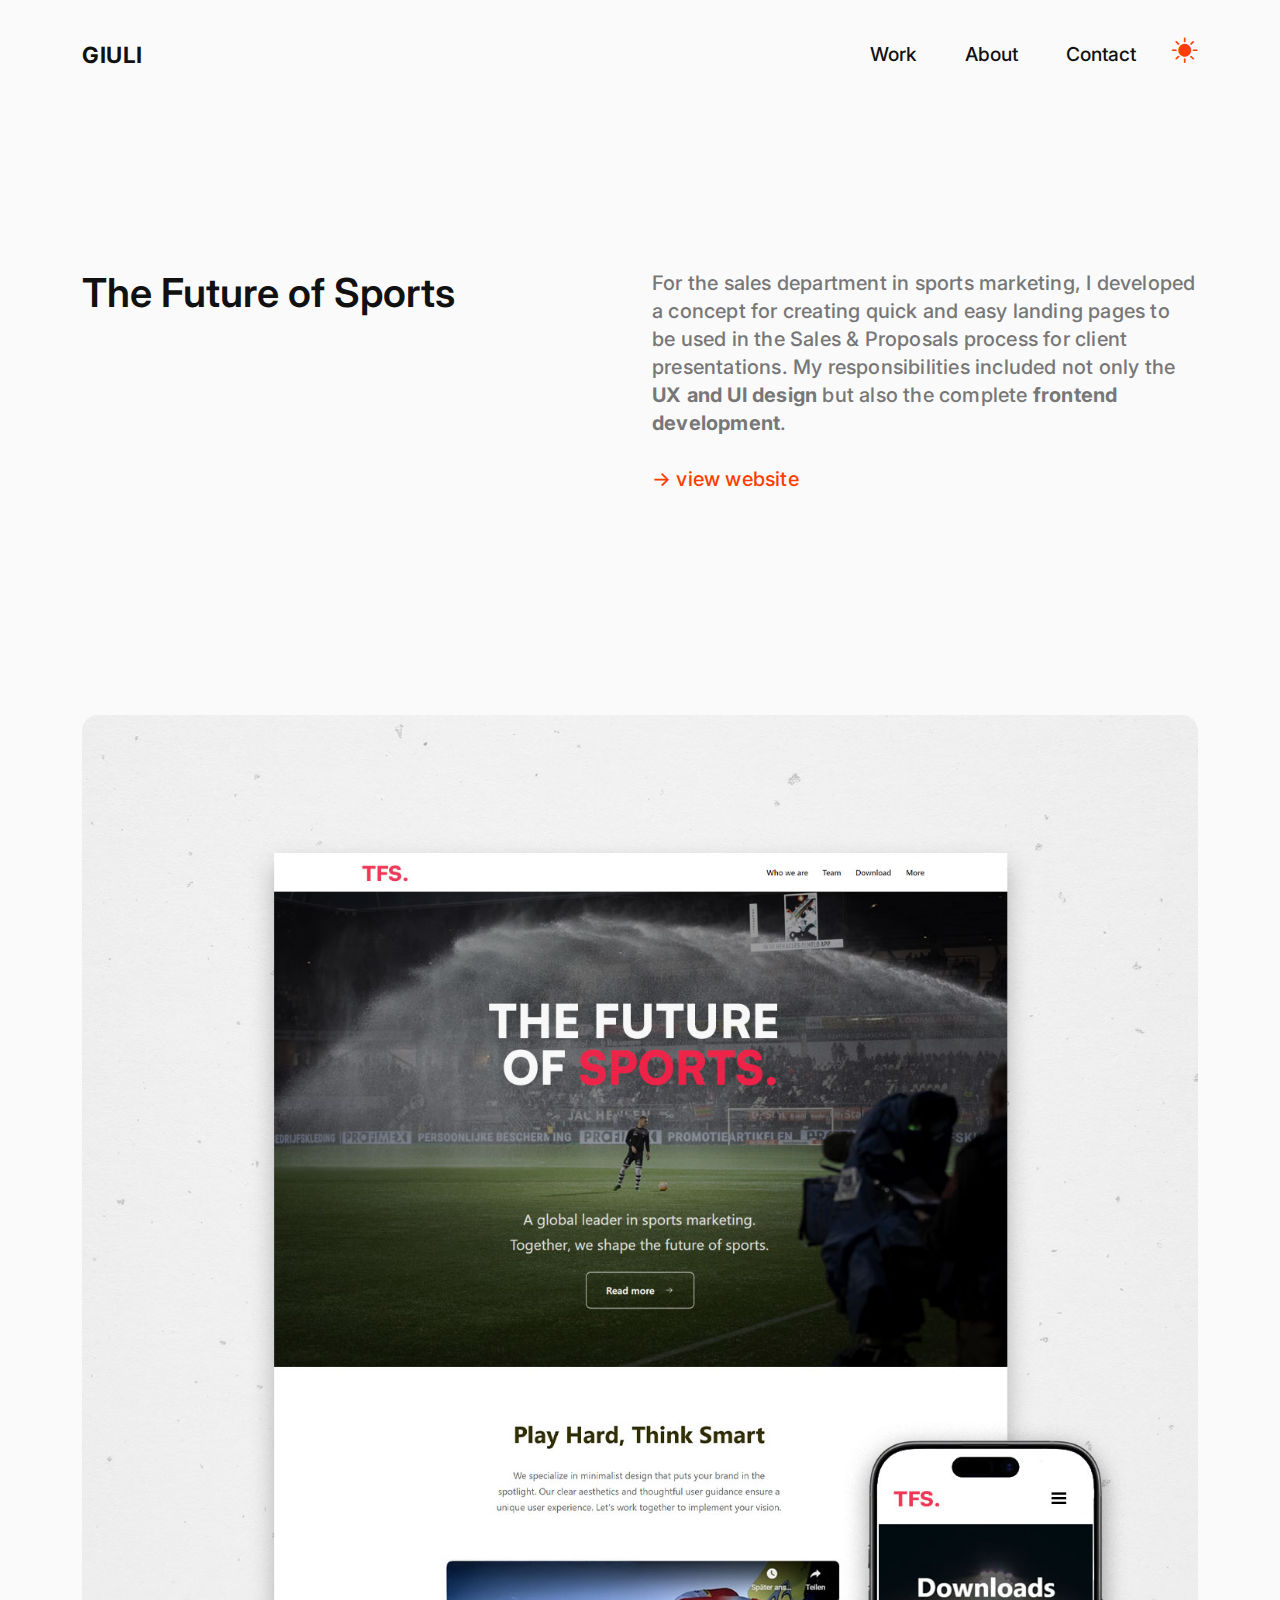
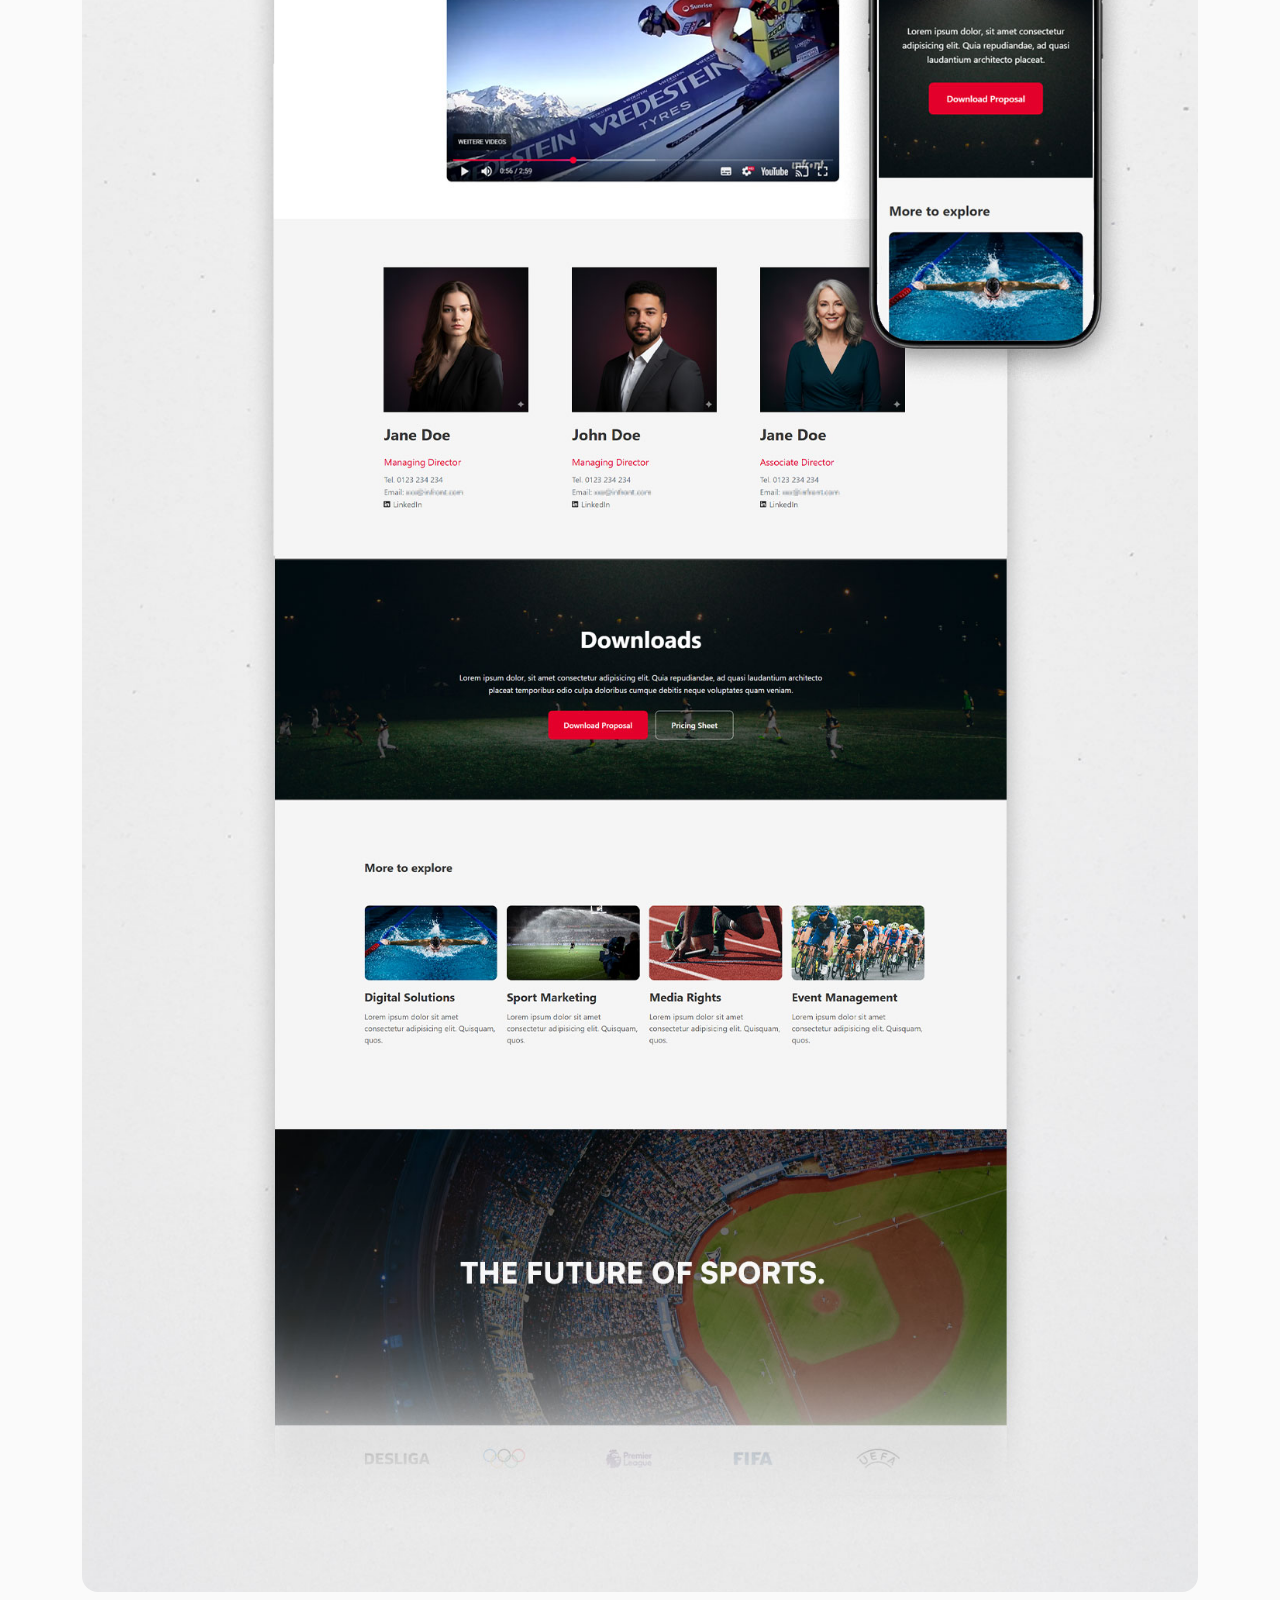
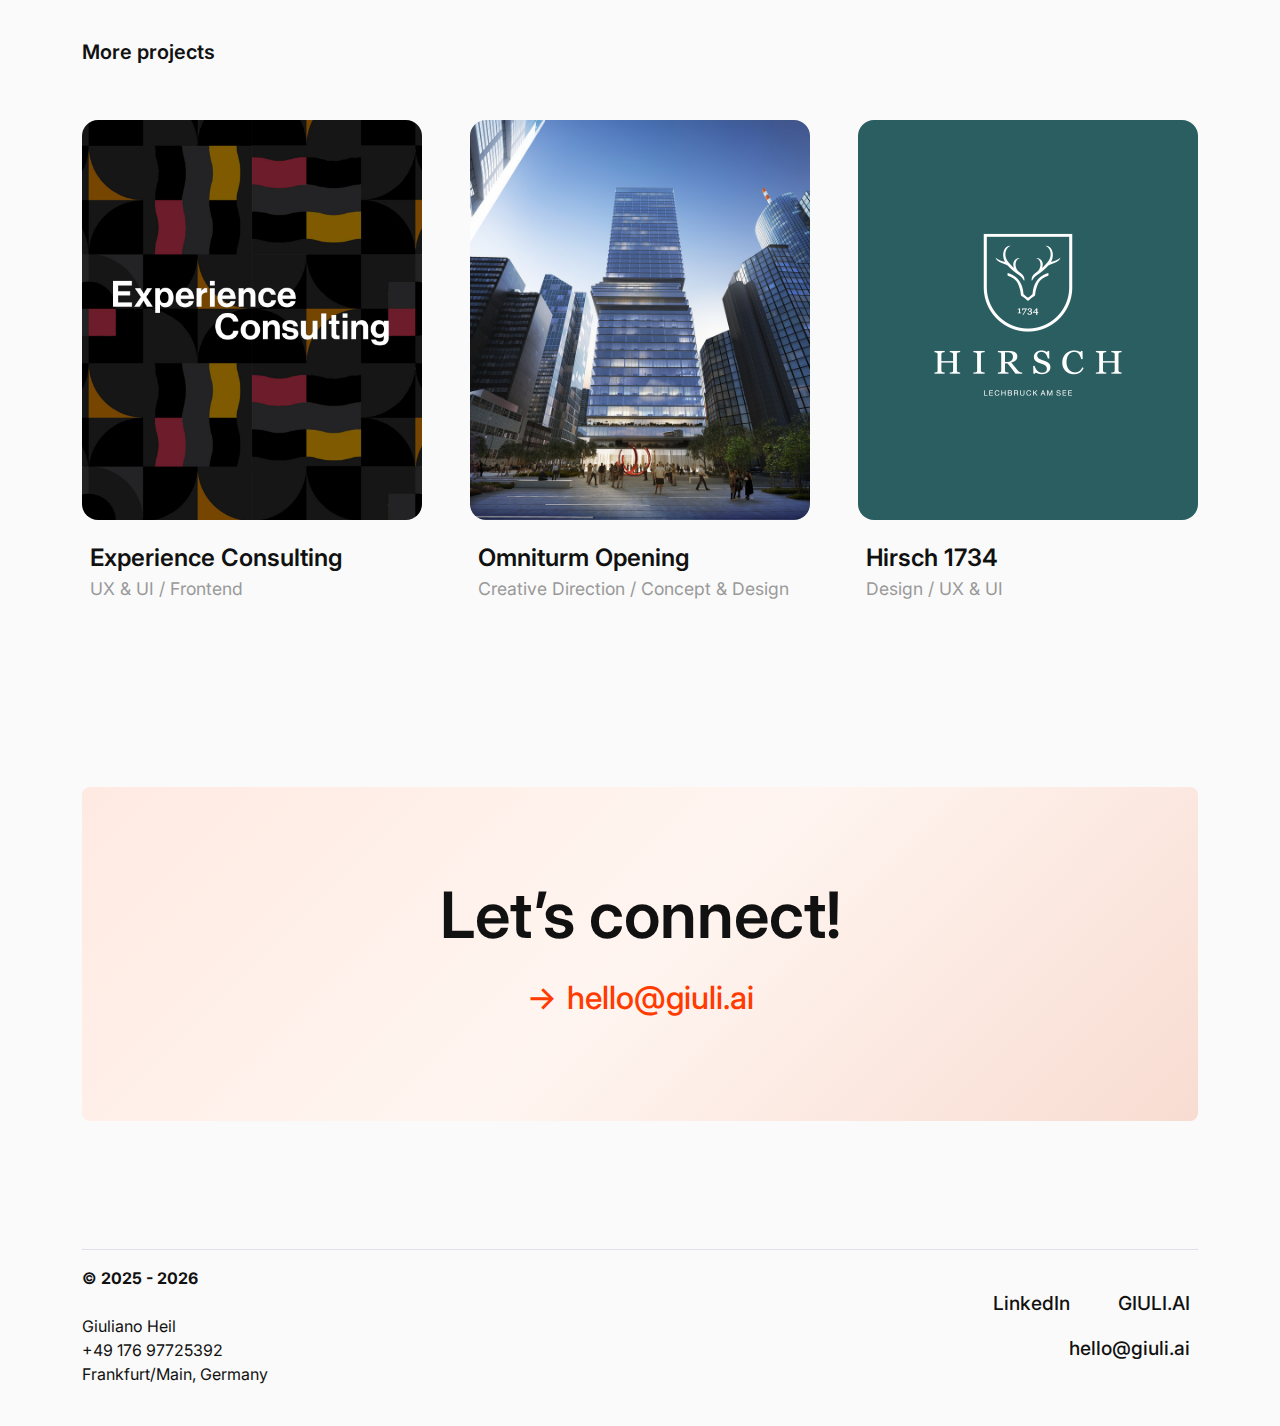
<file: the-future-of-sports.html>
<!DOCTYPE html>
<html lang="de">

<head>
  <meta charset="UTF-8">
  <meta name="robots" content="noindex, nofollow" />
  <meta name="viewport" content="width=device-width, initial-scale=1.0">
  <title>The Future of Sports</title>
  <link href="https://cdn.jsdelivr.net/npm/bootstrap@5.3.2/dist/css/bootstrap.min.css" rel="stylesheet">
  <link href="https://fonts.googleapis.com/css2?family=Inter:wght@400;500;700&display=swap" rel="stylesheet">
  <link href="https://cdn.prod.website-files.com/686d5d2f89682cf0cb15f397/687e06ee43544a4aae4becd9_favicon.png"
    rel="shortcut icon" type="image/x-icon" />
  <!-- Bootstrap Icons -->
  <link rel="stylesheet" href="https://cdn.jsdelivr.net/npm/bootstrap-icons@1.11.1/font/bootstrap-icons.css" />
  <link href="css/style.css" rel="stylesheet">
</head>

<body>
  <!-- Navigation -->
  <nav class="navbar navbar-expand-lg">
    <div class="container">
      <a class="navbar-brand" href="index.html">GIULI</a>
      <span class="nav-item mobile">
        <a href="#" class="theme-toggle" id="theme-toggle"><i class="bi bi-sun-fill"></i></a>
      </span>
      <div class="collapse navbar-collapse justify-content-end noshow" id="navbarNav">
        <ul class="navbar-nav">
          <li class="nav-item">
            <a class="nav-link" href="index.html#work">Work</a>
          </li>
          <li class="nav-item">
            <a class="nav-link" href="index.html#about">About</a>
          </li>
          <li class="nav-item">
            <a class="nav-link" href="#contact">Contact</a>
          </li>
          <li class="nav-item">
            <a href="#" class="theme-toggle" id="theme-toggle-mobile"><i class="bi bi-sun-fill"></i></a>
          </li>
        </ul>
      </div>
    </div>
  </nav>



  <!-- Projekt -->
  <section class="project mb-8">
    <div class="container">
      <div class="row">
        <div class="col-md-6 col-sm-12">
          <h1 class="hl3 mb-5">The Future of Sports</h1>
        </div>
        <div class="col-md-6 col-sm-12">
          <h5 class="textstyle">
            For the sales department in sports marketing, I developed a concept for creating quick and easy landing
            pages to be used in the Sales &amp; Proposals process for client presentations. My responsibilities included not
            only the <strong>UX and UI design</strong> but also the complete <strong>frontend development</strong>.
            <br><br>
            <a href="https://tfs-2025.vercel.app/" target="_blank" class="link">
              <h5 class="accent"><span class="arrow accent">→</span> view website</h5>
            </a>
          </h5>
        </div>
      </div>
    </div>
  </section>

  <!-- Ref1 -->
  <section class="mb-5">
    <div class="container">
      <div class="row g-5">
        <div class="col-md-12 col-sm-12">
          <div><img src="images/tfs.jpg" alt="the-future-of-sports Website" class="img-fluid rounded-4" />
          </div>
        </div>
      </div>
    </div>
  </section>

  <!-- Featured Work Section -->
  <section class="featured-work mb-10" id="work">
    <div class="container">
      <div class="row mb-5">
        <div class="col-12">
          <h5 class="section-title">More projects</h5>
        </div>
      </div>

      <div class="row g-5">

        <div class="col-md-4 col-sm-12">
          <a href="experience-consulting.html">
            <div class="project-card mb-4">
              <div class="project-image"
                style="background-image: url('images/3.jpg'); background-size: cover; background-position: center;">
              </div>
              <div class="project-info">
                <h4 class="project-title">Experience Consulting</h4>
                <p class="project-category">UX &amp; UI / Frontend</p>
              </div>
            </div>
          </a>
        </div>

        <div class="col-md-4 col-sm-12 noshow">
          <a href="omniturm.html">
            <div class="project-card mb-4">
              <div class="project-image"
                style="background-image: url('images/4.jpg'); background-size: cover; background-position: center;">
              </div>
              <div class="project-info">
                <h4 class="project-title">Omniturm Opening</h4>
                <p class="project-category">Creative Direction / Concept &amp; Design</p>
              </div>
            </div>
          </a>
        </div>

        <div class="col-md-4 col-sm-12 noshow">
          <a href="hirsch.html">
            <div class="project-card mb-4">
              <div class="project-image"
                style="background-image: url('images/5.jpg'); background-size: cover; background-position: center;">
              </div>
              <div class="project-info">
                <h4 class="project-title">Hirsch 1734</h4>
                <p class="project-category">Design / UX &amp; UI</p>
              </div>
            </div>
          </a>
        </div>
      </div>


    </div>
  </section>



  <!-- Contact -->
  <section id="contact" class="mb-8">
    <div class="container">
      <div class="contact text-center rounded-3">
        <h1 class="display-3 hl1 noshow" style="margin-bottom: 0.5em;">Let’s connect!</h1>
        <h2>
          <a href="mailto:hello@giuli.ai" target="_blank" class="link">
            <span class="arrow">→</span> hello@giuli.ai
          </a>
        </h2>
      </div>
    </div>
  </section>

  <section class="footer">
    <footer>
      <div class="container">
        <footer class="d-flex flex-wrap justify-content-between align-items-center py-3 my-4 border-top">
          <p class="col-md-4 mb-0"><strong>© 2025 - 2026<br><br></strong>Giuliano Heil<br> +49 176 97725392<br>
            Frankfurt/Main, Germany
          </p>
          <ul class="nav col-md-4 justify-content-end noshow">
            <li class="nav-item"><a href="https://www.linkedin.com/in/giuliano-heil/" target="_blank"
                class="px-2 nav-link">LinkedIn</a></li>
            <li class="nav-item"><a href="https://www.giuli.ai" target="_blank" class="px-2 nav-link">GIULI.AI</a></li>
            <li class="nav-item"><a href="mailto:hello@giuli.ai" target="_blank"
                class="px-2 nav-link">hello@giuli.ai</a></li>
          </ul>
        </footer>
      </div>
    </footer>
  </section>



  <script src="https://cdn.jsdelivr.net/npm/bootstrap@5.3.2/dist/js/bootstrap.bundle.min.js"></script>
  <script>
    const root = document.documentElement;
    const toggles = [
      document.getElementById('theme-toggle'),
      document.getElementById('theme-toggle-mobile')
    ].filter(Boolean); // Entfernt null-Werte, falls einer der Buttons nicht existiert

    // Aktuelles Theme aus localStorage laden (optional)
    const currentTheme = localStorage.getItem('theme') || 'light';
    root.setAttribute('data-theme', currentTheme);

    // Funktion zum Umschalten
    function toggleTheme() {
      const newTheme = root.getAttribute('data-theme') === 'light' ? 'dark' : 'light';
      root.setAttribute('data-theme', newTheme);
      localStorage.setItem('theme', newTheme);
    }

    // Event-Listener für alle vorhandenen Buttons hinzufügen
    toggles.forEach(btn => btn.addEventListener('click', toggleTheme));
  </script>
</body>

</html>
</file>
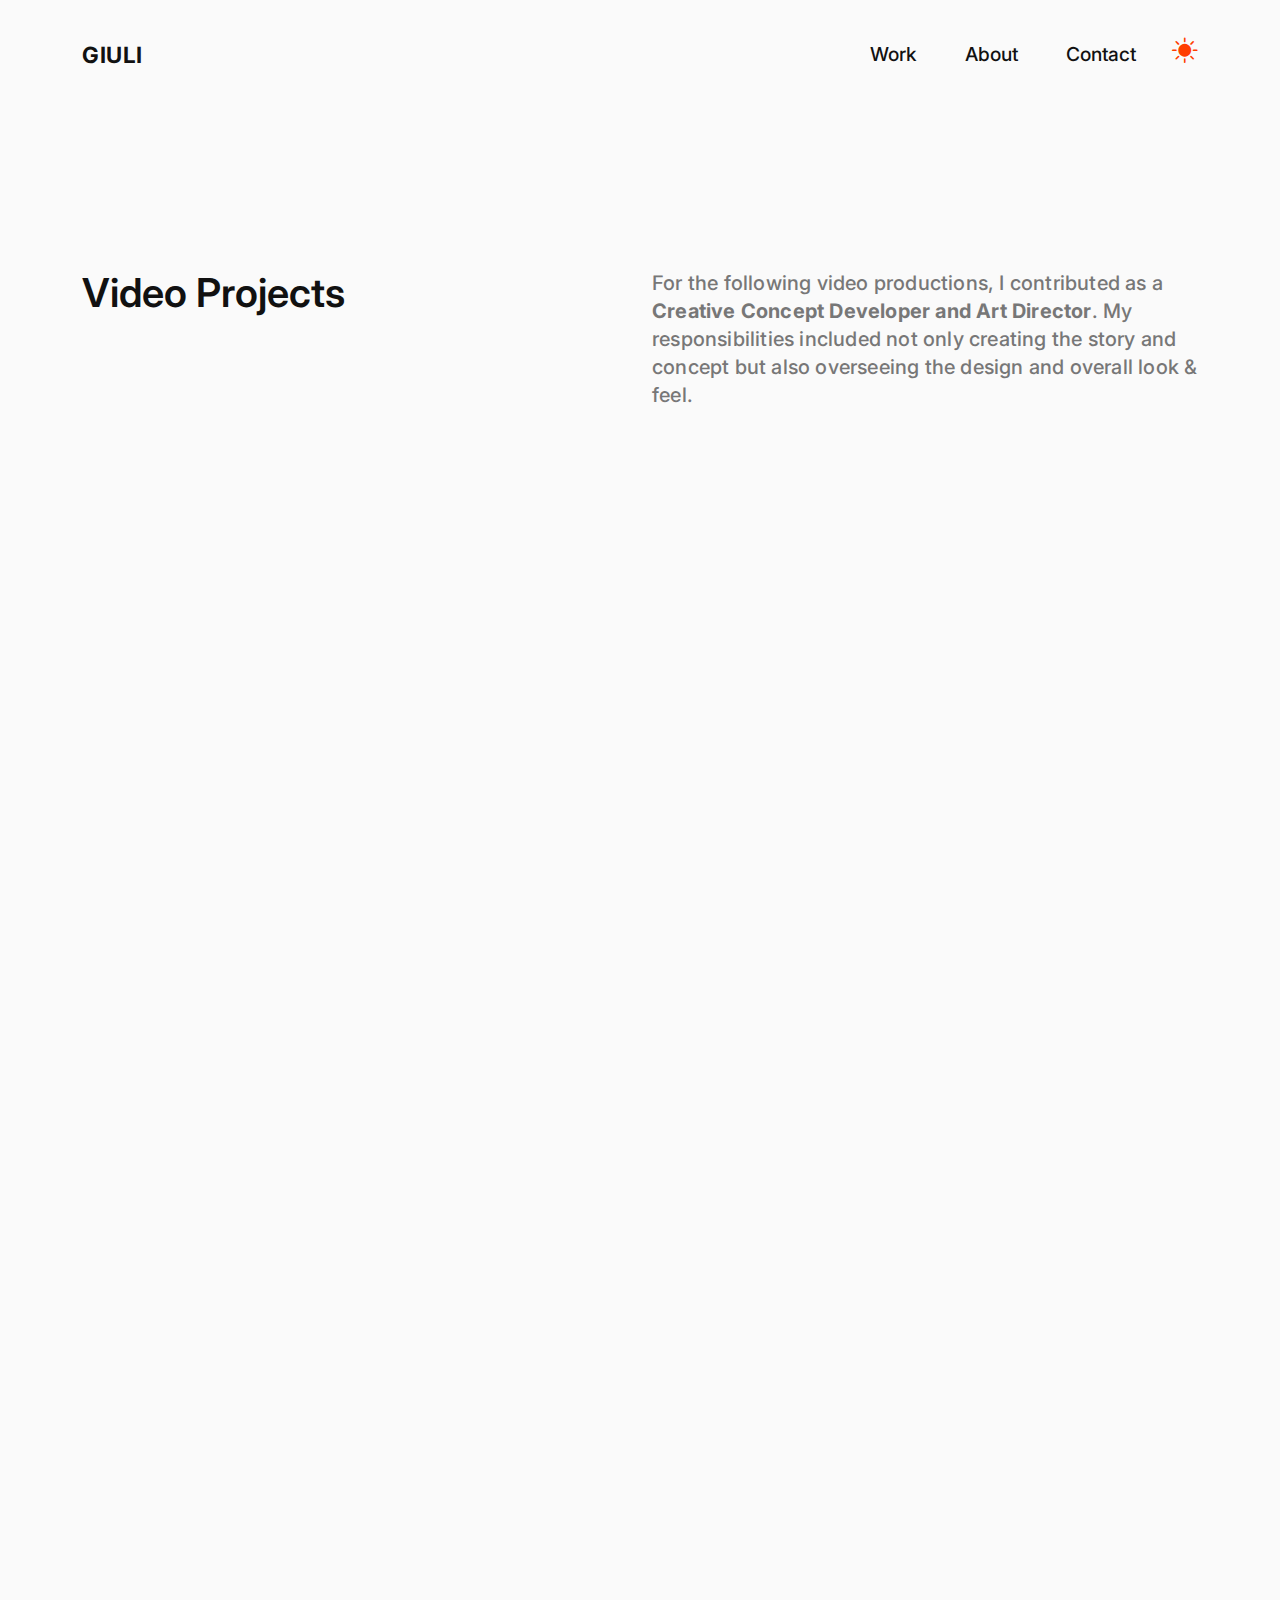
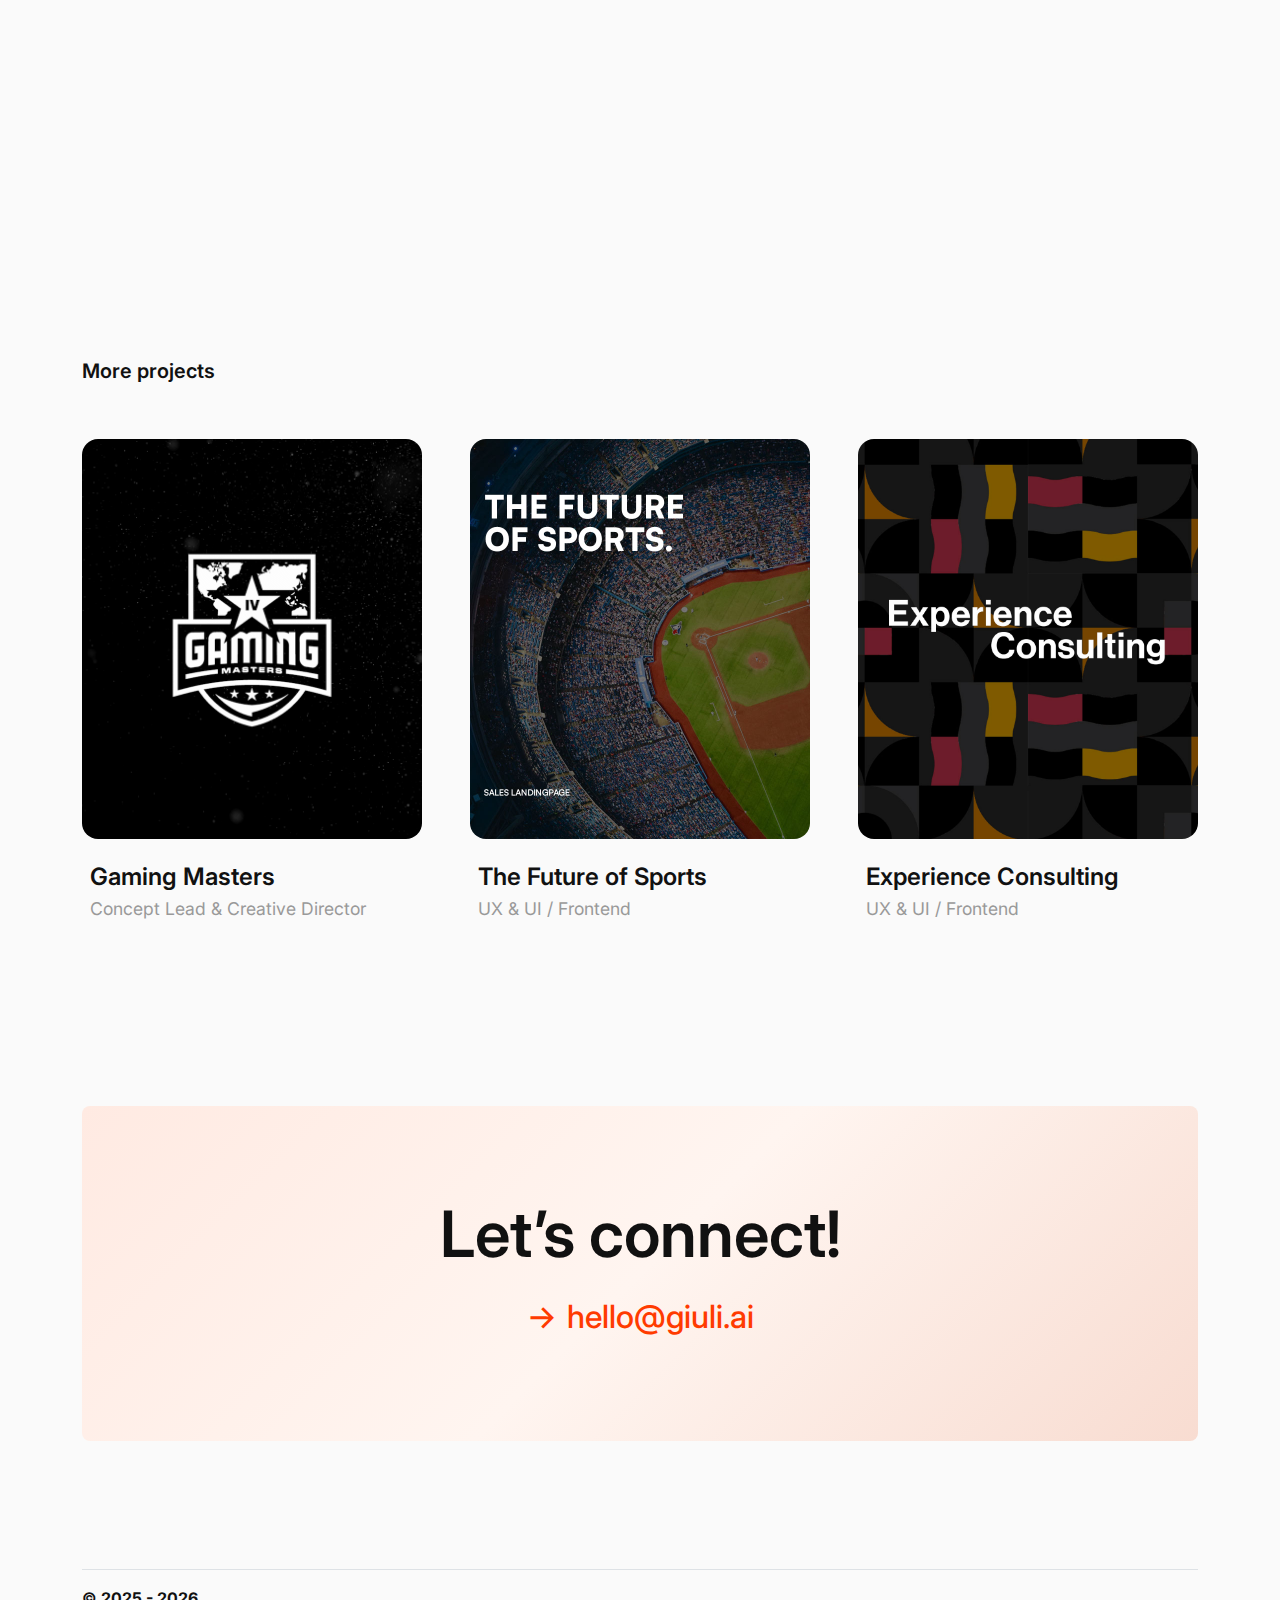
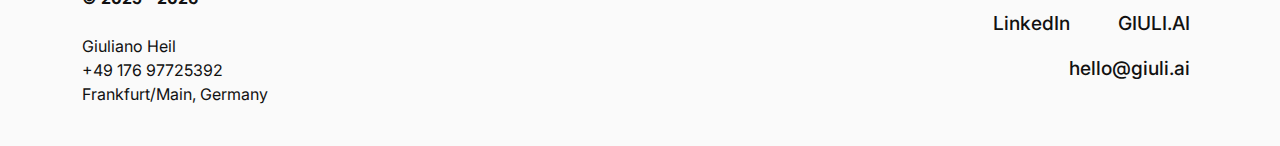
<file: video-projects.html>
<!DOCTYPE html>
<html lang="de">

<head>
  <meta charset="UTF-8">
  <meta name="robots" content="noindex, nofollow" />
  <meta name="viewport" content="width=device-width, initial-scale=1.0">
  <title>Video Projects</title>
  <link href="https://cdn.jsdelivr.net/npm/bootstrap@5.3.2/dist/css/bootstrap.min.css" rel="stylesheet">
  <link href="https://fonts.googleapis.com/css2?family=Inter:wght@400;500;700&display=swap" rel="stylesheet">
  <link href="https://cdn.prod.website-files.com/686d5d2f89682cf0cb15f397/687e06ee43544a4aae4becd9_favicon.png"
    rel="shortcut icon" type="image/x-icon" />
  <!-- Bootstrap Icons -->
  <link rel="stylesheet" href="https://cdn.jsdelivr.net/npm/bootstrap-icons@1.11.1/font/bootstrap-icons.css" />
  <link href="css/style.css" rel="stylesheet">
</head>

<body>
  <!-- Navigation -->
  <nav class="navbar navbar-expand-lg">
    <div class="container">
      <a class="navbar-brand" href="index.html">GIULI</a>
      <span class="nav-item mobile">
        <a href="#" class="theme-toggle" id="theme-toggle"><i class="bi bi-sun-fill"></i></a>
      </span>
      <div class="collapse navbar-collapse justify-content-end noshow" id="navbarNav">
        <ul class="navbar-nav">
          <li class="nav-item">
            <a class="nav-link" href="index.html#work">Work</a>
          </li>
          <li class="nav-item">
            <a class="nav-link" href="index.html#about">About</a>
          </li>
          <li class="nav-item">
            <a class="nav-link" href="#contact">Contact</a>
          </li>
          <li class="nav-item">
            <a href="#" class="theme-toggle" id="theme-toggle-mobile"><i class="bi bi-sun-fill"></i></a>
          </li>
        </ul>
      </div>
    </div>
  </nav>



  <!-- Projekt -->
  <section class="project mb-8">
    <div class="container">
      <div class="row">
        <div class="col-md-6 col-sm-12">
          <h1 class="hl3 mb-5">Video Projects</h1>
        </div>
        <div class="col-md-6 col-sm-12">
          <h5 class="textstyle">
For the following video productions, I contributed as a <strong>Creative Concept Developer and Art Director</strong>. My responsibilities included not only creating the story and concept but also overseeing the design and overall look &amp; feel.
          </h5>
        </div>
      </div>
    </div>
  </section>


  <!-- Ref1 -->
  <section class="mb-8">
    <div class="container">
      <div class="row">
        <div class="col-md-12 col-sm-12 ratio ratio-16x9">
          <iframe width="100%" height="768"
            src="https://www.youtube.com/embed/B2bnTwb6Wv8?si=7YuBwu74P2O311RW&amp;controls=0"
            title="YouTube video player" frameborder="0"
            allow="accelerometer; autoplay; clipboard-write; encrypted-media; gyroscope; picture-in-picture; web-share"
            referrerpolicy="strict-origin-when-cross-origin" allowfullscreen></iframe>
        </div>
      </div>
    </div>
  </section>

    <!-- Ref2 -->
  <section class="mb-8">
    <div class="container">
      <div class="row">
        <div class="col-md-12 col-sm-12 ratio ratio-16x9">
<iframe allow="autoplay *; fullscreen *; encrypted-media *" allowfullscreen style="border: 0; height: 100%; position: absolute; top: 0; left: 0; width: 100%;" src="https://video.pwc.com/embed/secure/iframe/entryId/1_22mqwsko"></iframe>
        </div>
      </div>
    </div>
  </section>

    <!-- Ref3 -->
  <section class="mb-8">
    <div class="container">
      <div class="row">
        <div class="col-md-12 col-sm-12 ratio ratio-16x9">
          <iframe width="100%" height="768"
            src="https://www.youtube.com/embed/vtZMnoP3jiU?si=aiVsTnEeG0KCOjLm&amp;controls=0"
            title="YouTube video player" frameborder="0"
            allow="accelerometer; autoplay; clipboard-write; encrypted-media; gyroscope; picture-in-picture; web-share"
            referrerpolicy="strict-origin-when-cross-origin" allowfullscreen></iframe>
        </div>
      </div>
    </div>
  </section>

      <!-- Ref4 -->
  <section class="mb-8">
    <div class="container">
      <div class="row">
        <div class="col-md-12 col-sm-12 ratio ratio-16x9">
          <iframe width="100%" height="768"
            src="https://www.youtube.com/embed/viMNFV7M-Uw?si=RE6AqLqT6ttWChcc&amp;controls=0"
            title="YouTube video player" frameborder="0"
            allow="accelerometer; autoplay; clipboard-write; encrypted-media; gyroscope; picture-in-picture; web-share"
            referrerpolicy="strict-origin-when-cross-origin" allowfullscreen></iframe>
        </div>
      </div>
    </div>
  </section>

        <!-- Ref5 -->
  <section class="mb-8">
    <div class="container">
      <div class="row">
        <div class="col-md-12 col-sm-12 ratio ratio-16x9">
          <iframe width="100%" height="768"
            src="https://www.youtube.com/embed/RwV95aT3WfI?si=Y4XaKfN-VuMEUcdN&amp;controls=0"
            title="YouTube video player" frameborder="0"
            allow="accelerometer; autoplay; clipboard-write; encrypted-media; gyroscope; picture-in-picture; web-share"
            referrerpolicy="strict-origin-when-cross-origin" allowfullscreen></iframe>
        </div>
      </div>
    </div>
  </section>

          <!-- Ref6 -->
  <section class="mb-8">
    <div class="container">
      <div class="row">
        <div class="col-md-12 col-sm-12 ratio ratio-16x9">
          <iframe width="100%" height="768"
            src="https://www.youtube.com/embed/UsUBKXT_bGw?si=0qGh1GrkXbrZlz6_&amp;controls=0"
            title="YouTube video player" frameborder="0"
            allow="accelerometer; autoplay; clipboard-write; encrypted-media; gyroscope; picture-in-picture; web-share"
            referrerpolicy="strict-origin-when-cross-origin" allowfullscreen></iframe>
        </div>
      </div>
    </div>
  </section>





  <!-- Featured Work Section -->
  <section class="featured-work mb-10" id="work">
    <div class="container">
      <div class="row mb-5">
        <div class="col-12">
          <h5 class="section-title">More projects</h5>
        </div>
      </div>

      <div class="row g-5">

        <div class="col-md-4 col-sm-12">
          <a href="gaming-masters.html">
            <div class="project-card mb-4">
              <div class="project-image"
                style="background-image: url('images/1.gif'); background-size: cover; background-position: center;">
              </div>
              <div class="project-info">
                <h4 class="project-title">Gaming Masters</h4>
                <p class="project-category">Concept Lead &amp; Creative Director</p>
              </div>
            </div>
          </a>
        </div>

                <div class="col-md-4 col-sm-12">
          <a href="the-future-of-sports.html">
            <div class="project-card mb-4">
              <div class="project-image"
                style="background-image: url('images/2.jpg'); background-size: cover; background-position: center;">
              </div>
              <div class="project-info">
                <h4 class="project-title">The Future of Sports</h4>
                <p class="project-category">UX &amp; UI / Frontend</p>
              </div>
            </div>
          </a>
        </div>

                        <div class="col-md-4 col-sm-12">
          <a href="experience-consulting.html">
            <div class="project-card mb-4">
              <div class="project-image"
                style="background-image: url('images/3.jpg'); background-size: cover; background-position: center;">
              </div>
              <div class="project-info">
                <h4 class="project-title">Experience Consulting</h4>
                <p class="project-category">UX &amp; UI / Frontend</p>
              </div>
            </div>
          </a>
        </div>



      </div>
    </div>
  </section>




  <!-- Contact -->
  <section id="contact" class="mb-8">
    <div class="container">
      <div class="contact text-center rounded-3">
        <h1 class="display-3 hl1 noshow" style="margin-bottom: 0.5em;">Let’s connect!</h1>
        <h2>
          <a href="mailto:hello@giuli.ai" target="_blank" class="link">
            <span class="arrow">→</span> hello@giuli.ai
          </a>
        </h2>
      </div>
    </div>
  </section>

  <section class="footer">
    <footer>
      <div class="container">
        <footer class="d-flex flex-wrap justify-content-between align-items-center py-3 my-4 border-top">
          <p class="col-md-4 mb-0"><strong>© 2025 - 2026<br><br></strong>Giuliano Heil<br> +49 176 97725392<br>
            Frankfurt/Main, Germany
          </p>
          <ul class="nav col-md-4 justify-content-end noshow">
            <li class="nav-item"><a href="https://www.linkedin.com/in/giuliano-heil/" target="_blank"
                class="px-2 nav-link">LinkedIn</a></li>
            <li class="nav-item"><a href="https://www.giuli.ai" target="_blank" class="px-2 nav-link">GIULI.AI</a></li>
            <li class="nav-item"><a href="mailto:hello@giuli.ai" target="_blank"
                class="px-2 nav-link">hello@giuli.ai</a></li>
          </ul>
        </footer>
      </div>
    </footer>
  </section>



  <script src="https://cdn.jsdelivr.net/npm/bootstrap@5.3.2/dist/js/bootstrap.bundle.min.js"></script>
  <script>
    const root = document.documentElement;
    const toggles = [
      document.getElementById('theme-toggle'),
      document.getElementById('theme-toggle-mobile')
    ].filter(Boolean); // Entfernt null-Werte, falls einer der Buttons nicht existiert

    // Aktuelles Theme aus localStorage laden (optional)
    const currentTheme = localStorage.getItem('theme') || 'light';
    root.setAttribute('data-theme', currentTheme);

    // Funktion zum Umschalten
    function toggleTheme() {
      const newTheme = root.getAttribute('data-theme') === 'light' ? 'dark' : 'light';
      root.setAttribute('data-theme', newTheme);
      localStorage.setItem('theme', newTheme);
    }

    // Event-Listener für alle vorhandenen Buttons hinzufügen
    toggles.forEach(btn => btn.addEventListener('click', toggleTheme));
  </script>
</body>

</html>
</file>
<file: css/style.css>
:root {
  /* Light Theme Farben */
  --bg-color: #fafafa;
  --text-color: #111111;
  --accent-color: #ff3d00;
  --lightgrey: #777;
  --contact-color: linear-gradient(135deg, #ffeae2, #fff5f0, #f8dcd1);
}

[data-theme="dark"] {
  /* Dark Theme Farben */
  --bg-color: #111111;
  --text-color: #f5f5f5;
  --accent-color: #ff3d00;
  --contact-color: linear-gradient(135deg, #222 0%, #111 50%, #222 100%);
}

body {
  font-family: 'Inter', -apple-system, BlinkMacSystemFont, 'Segoe UI', Roboto, Oxygen, Ubuntu, Cantarell, sans-serif;
  background-color: var(--bg-color);
  color: var(--text-color);
  transition: background-color 0.4s ease, color 0.4s ease;
}

.no-padding {
  padding-left: 0;
  padding-right: 0;
}

p {
  margin: 0;
}

.fancy {
  color: var(--text-color) !important;
  background: var(--contact-color);
}

.accent {color:#ff3d00 !important;}

.mb-8 {
  margin-bottom: 8em;
}

.mb-10 {
  margin-bottom: 10em;
}

.image-fluid {
  max-width: 100%;
  height: auto;
}

.theme-toggle {
  background: none;
  color: var(--accent-color);
  padding: 0px 0px 0px 28px;
  font-size: 1.6rem;
  cursor: pointer;
  transition: all 0.3s ease;
}

h5 {
  color: var(--lightgrey);
}

a {
  color: #ff3d00;
  text-decoration: none;
}

.navbar {
  padding: 2rem 0;
}

.navbar-brand {
  font-weight: 700;
  font-size: 1.4rem;
  color: var(--text-color);
  letter-spacing: 0.5px;
}

.navbar-brand:hover {
  color: var(--accent-color);
}

.navbar-brand:active {
  color: var(--accent-color);
}

.navbar-brand:focus {
  color: var(--accent-color);
}

.nav-link {
  font-weight: 500;
  color: var(--text-color);
  font-size: 1.2rem;
  margin-left: 2rem;
  padding: 0.5rem 1.5rem;
  border-radius: 4px;
  transition: all 0.3s ease;
}

.nav-link {
  font-weight: 500;
  color: var(--text-color);
  font-size: 1.2rem;
  border-radius: 4px;
  transition: all 0.3s ease;
}

.nav-link:hover {
  color: #ff3d00 !important;
}

.nav-link.active {
  color: #ff3d00 !important;
}

.nav-link {
  color: var(--text-color);
  text-decoration: none;
  transition: color 0.3s ease;
  -webkit-tap-highlight-color: transparent;
}

.nav-link:focus,
.nav-link:active {
  color: var(--accent-color);
  /* deine Wunschfarbe */
  outline: none;
  background: none;
}


.hero-section {
  min-height: 40vh;
  display: flex;
  align-items: center;
  padding: 2rem 0;
}

.textstyle {
  letter-spacing: 0.01em;
  line-height: 1.4em;
}

.hl1 {
  font-weight: 600;
  line-height: 1;
}

.hl2 {
  color: #757575;
  font-weight: 600;
  line-height: 1;
}

.hl3 {
  font-weight: 600;
}

.hl4 {
  color: #757575;
}

.hl6 {
  font-weight: 600;
  margin-bottom: 0;
}

.section-title {
  font-weight: 600;
  color: var(--text-color);
}


.project-card {
  cursor: pointer;
  transition: transform 0.3s ease;
  break-inside: avoid;
}

.project-card:hover {
  transform: translateY(-5px);
}

.project-image {
  width: 100%;
  height: 400px;
  border-radius: 16px;
  position: relative;
  overflow: hidden;
}

.project-image.large {
  height: 600px;
}

.ref-image {
  height: 400px;
  border-radius: 16px;
}

.project-info {
  padding: 0 0.5rem;
}

.project-title {
  font-size: 1.5rem;
  font-weight: 600;
  color: var(--text-color);
  margin-bottom: 0.25rem;
  margin-top:1.5rem
}

.project-category {
  font-size: 1.1rem;
  color: #999;
  margin-bottom: 0;
}


@media (max-width: 991px) {
  .project-image.large {
    height: 400px;
  }

  .masonry-column {
    margin-bottom: 1rem;
  }
}

.profile-pic {
  width: 160px;
  height: 160px;
  object-fit: cover;
}

.experience-item {
  border-bottom: 1px solid #777;
  padding: 4em 0 4em 0;
}

.experience-item:first-child {
  padding: 0 0 4em 0;
}


.experience-item:last-child {
  border-bottom: none;
}

.experience-title {
  font-weight: 600;
  margin-bottom: 4px;
}

.experience-role {
  color: #444;
  font-weight: 500;
}

.experience-date {
  color: #777;
}

.contact {
  background: var(--contact-color);
  padding: 6em;
}

.footer {
  margin-bottom: 0 !important;
}

a.link {
  color: #ff3b00;
  text-decoration: none;
  display: inline-flex;
  align-items: center;
  gap: 10px;
  transition: color 0.3s ease;
}

.arrow {
  display: inline-block;
  transition: transform 0.4s cubic-bezier(0.25, 1, 0.5, 1);
}

a.link:hover .arrow {
  transform: translateX(6px);
}

a.link:hover {
  color: #ff3b00;
}

a.headlink {
  color: var(--text-color);
  letter-spacing: 0.0125em;
  word-spacing: 0.0125em;
  text-decoration: none;
  display: inline-flex;
  align-items: center;
  gap: 10px;
  transition: color 0.3s ease;
}

a.headlink:hover .arrow {
  transform: translateX(6px);
}

a.headlink:hover {
  color: var(--text-color)
}

.mobile {
  display: none;
}

.project {
  padding: 10rem 0 5rem 0;
}



@media (max-width: 767.98px) {

  .mobile {
    display: block;
  }

  .noshow {
    display: none;
  }

  .container {
    padding: 0 2.5em;
  }

    .mb-8 {
    margin-bottom: 6em;
  }

  .mb-10 {
    margin-bottom: 8em;
  }

  .navbar-nav {
    margin-top: 1em;
  }

  .nav-link {
    padding: 0.125em 0;
    margin: 0;
  }

  .theme-toggle {
    padding: 0;
    margin-right: 0.5em;
  }

  .hero-section {
    margin-bottom: 3em !important;
  }

  .profile-pic {
    margin-bottom: 3em;
    width: 120px;
    height: 120px;
  }

  .contact {
    padding: 2em;
  }

  .project {
    padding: 4rem 0 0rem 0;
}
}
</file>
